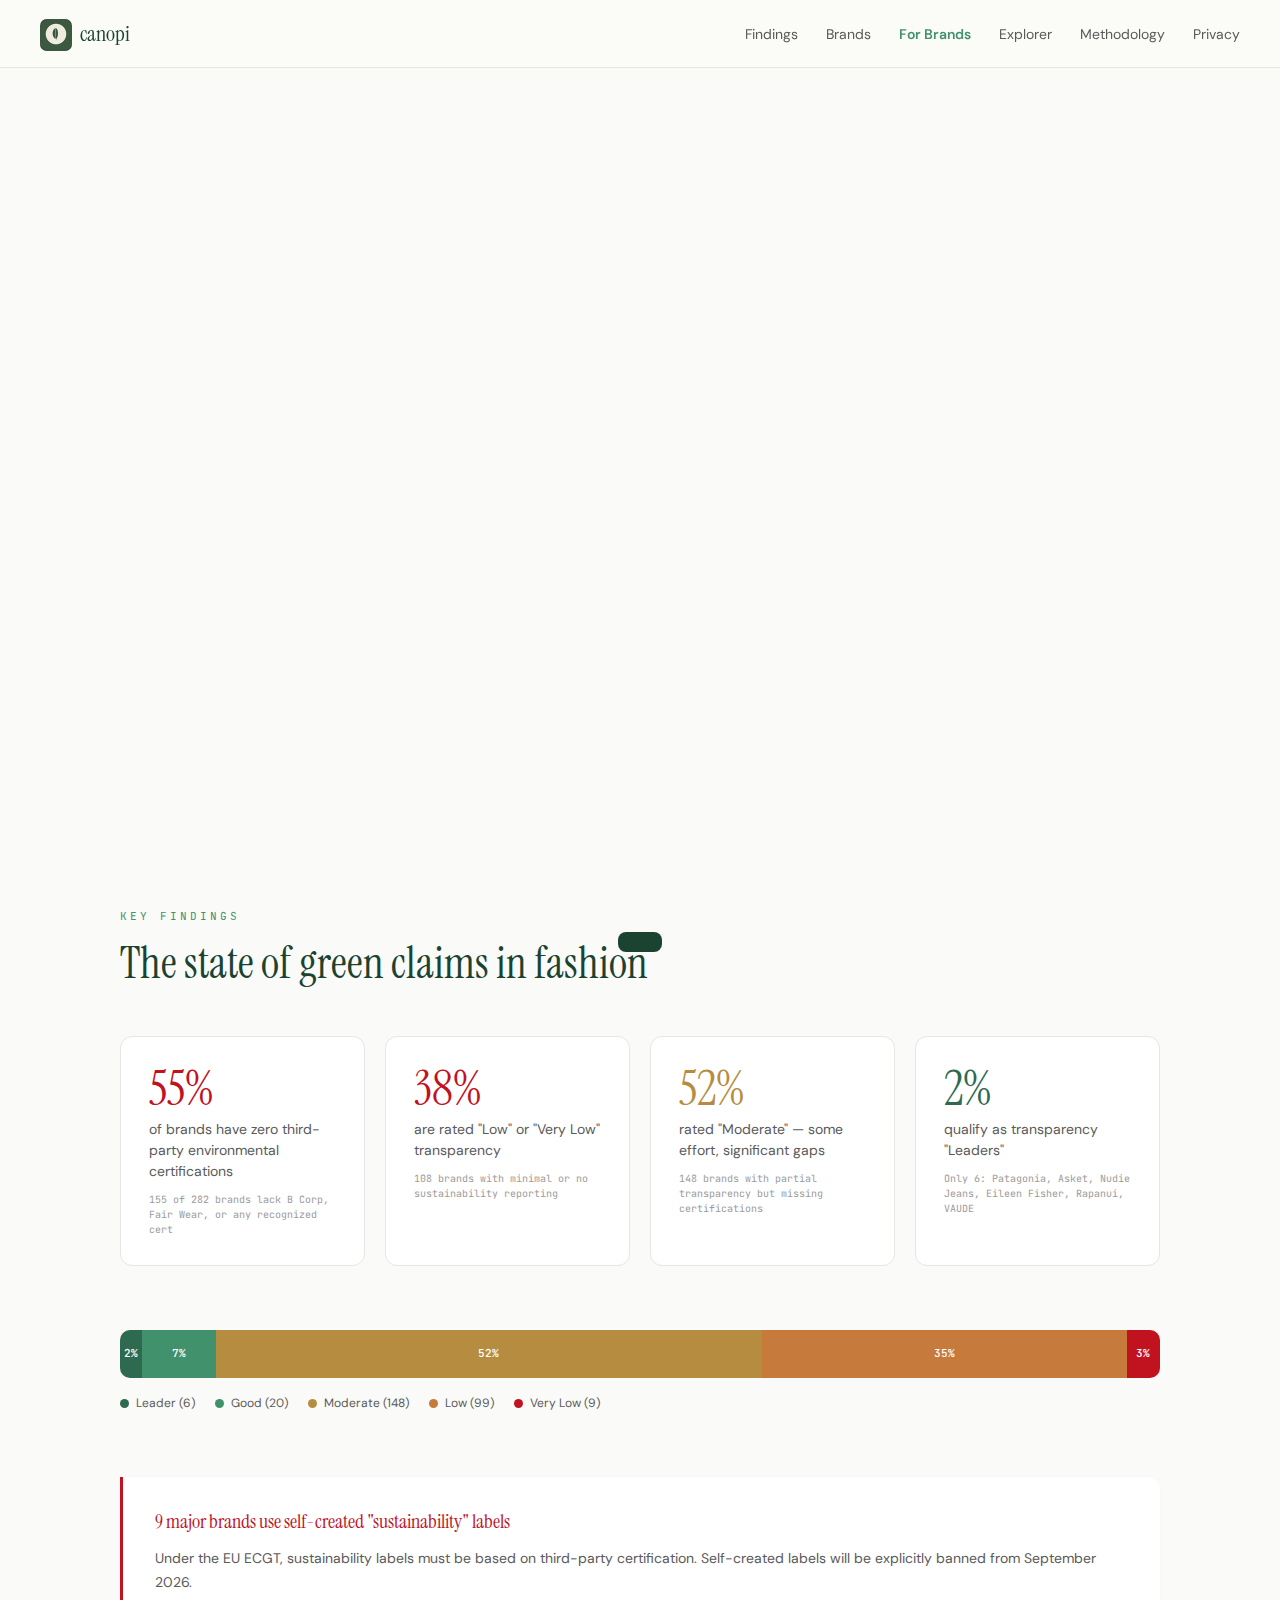
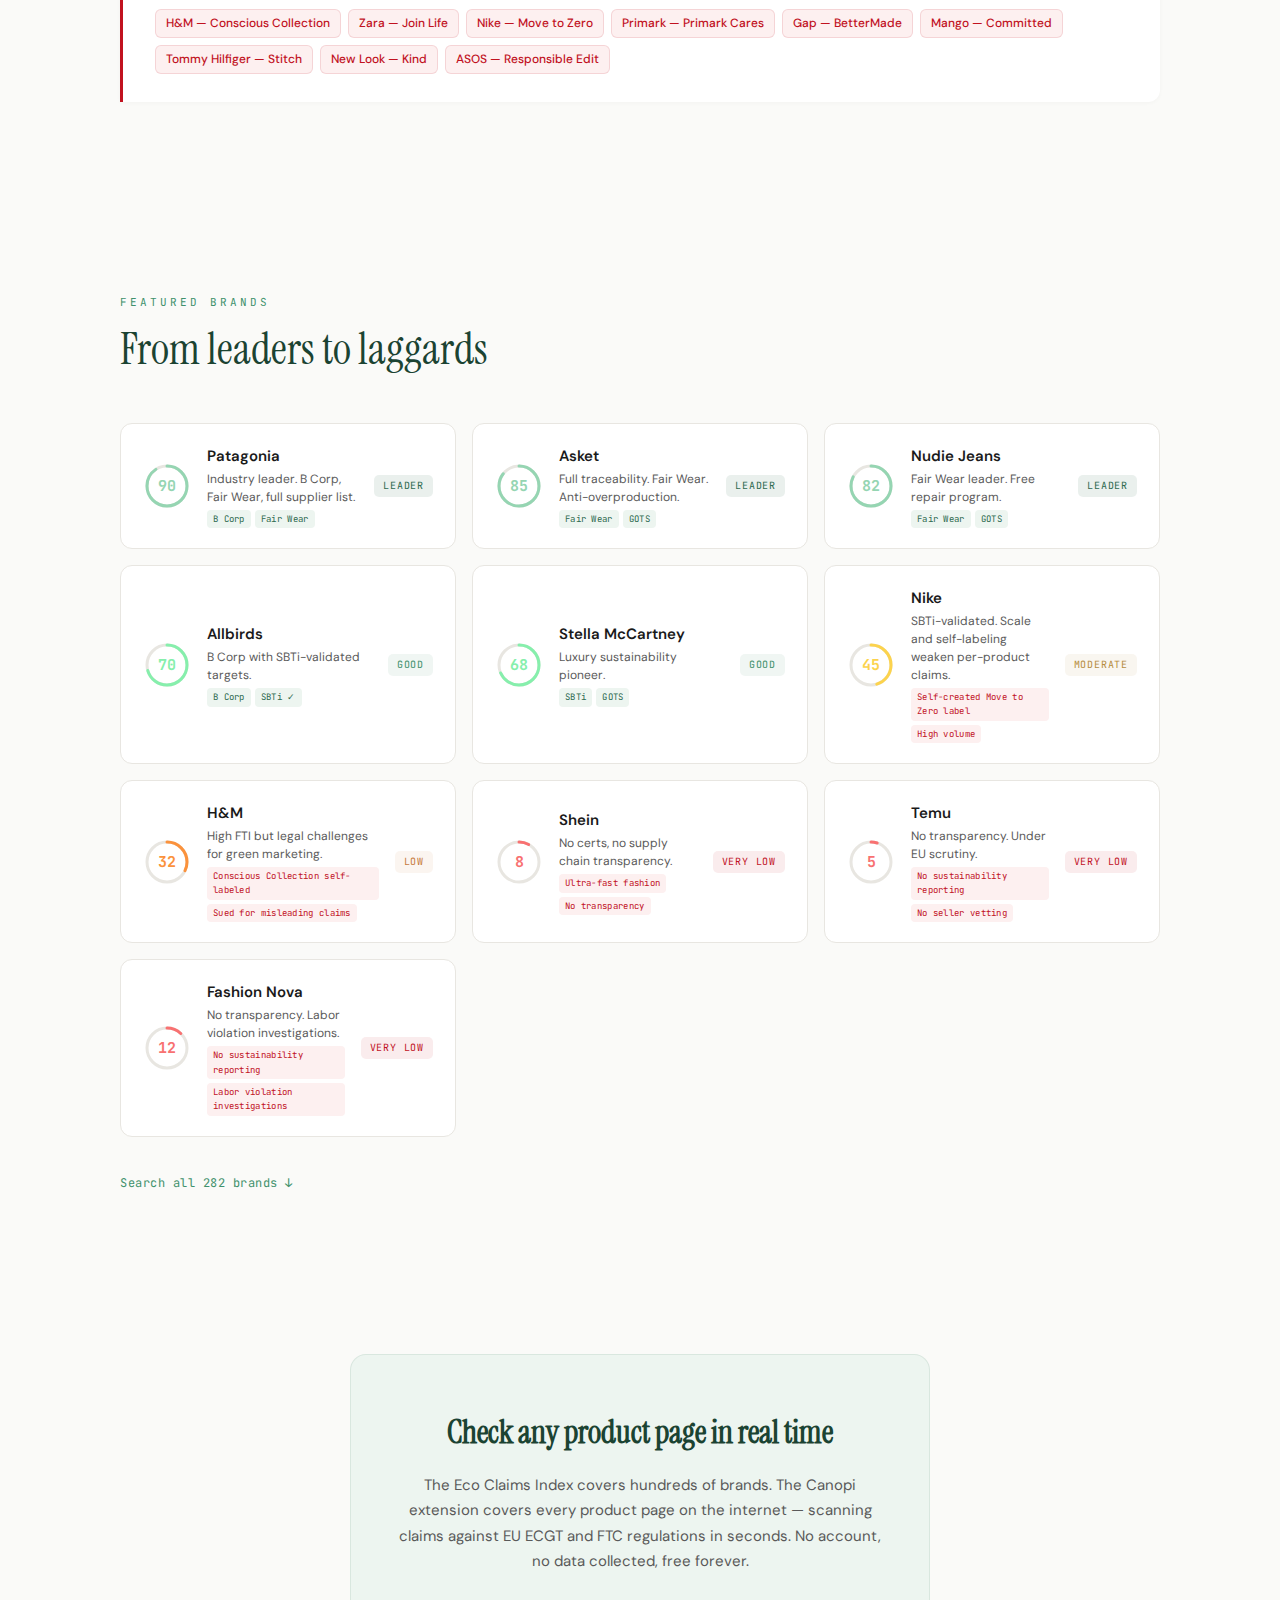
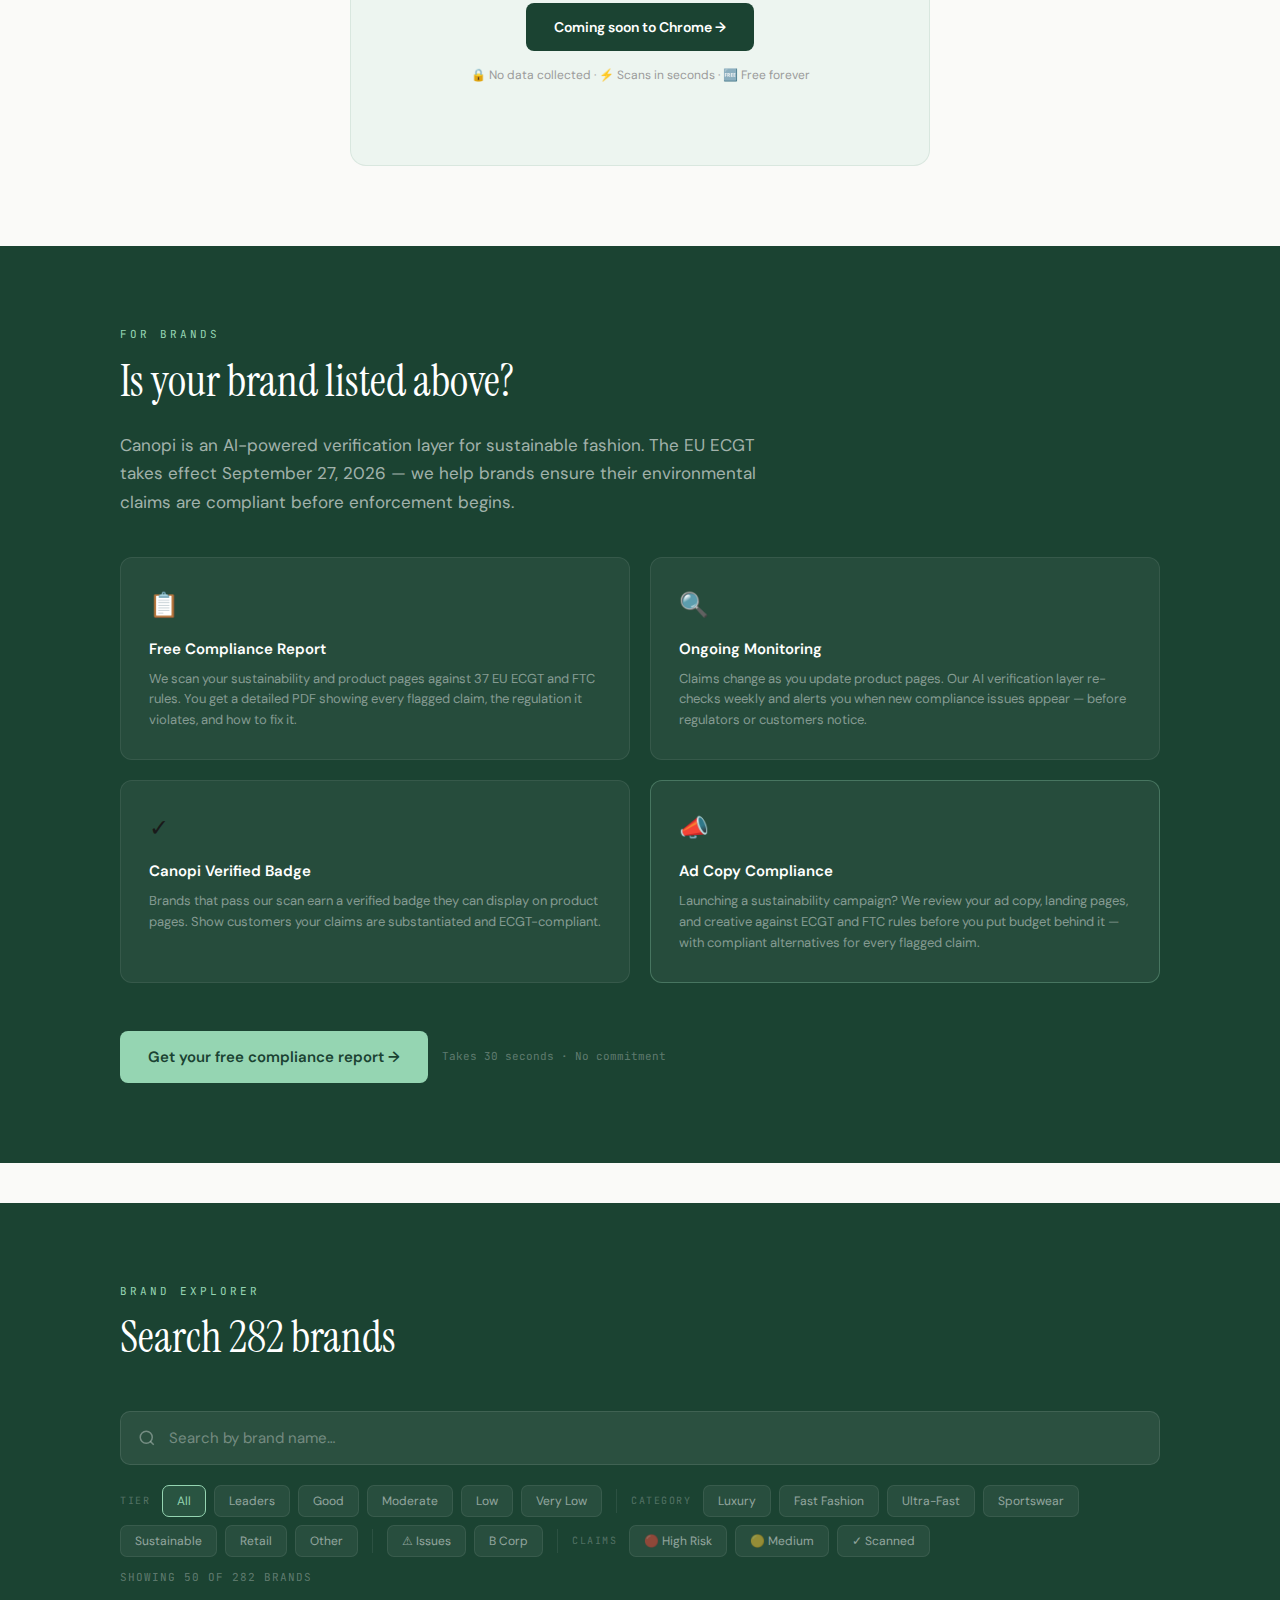
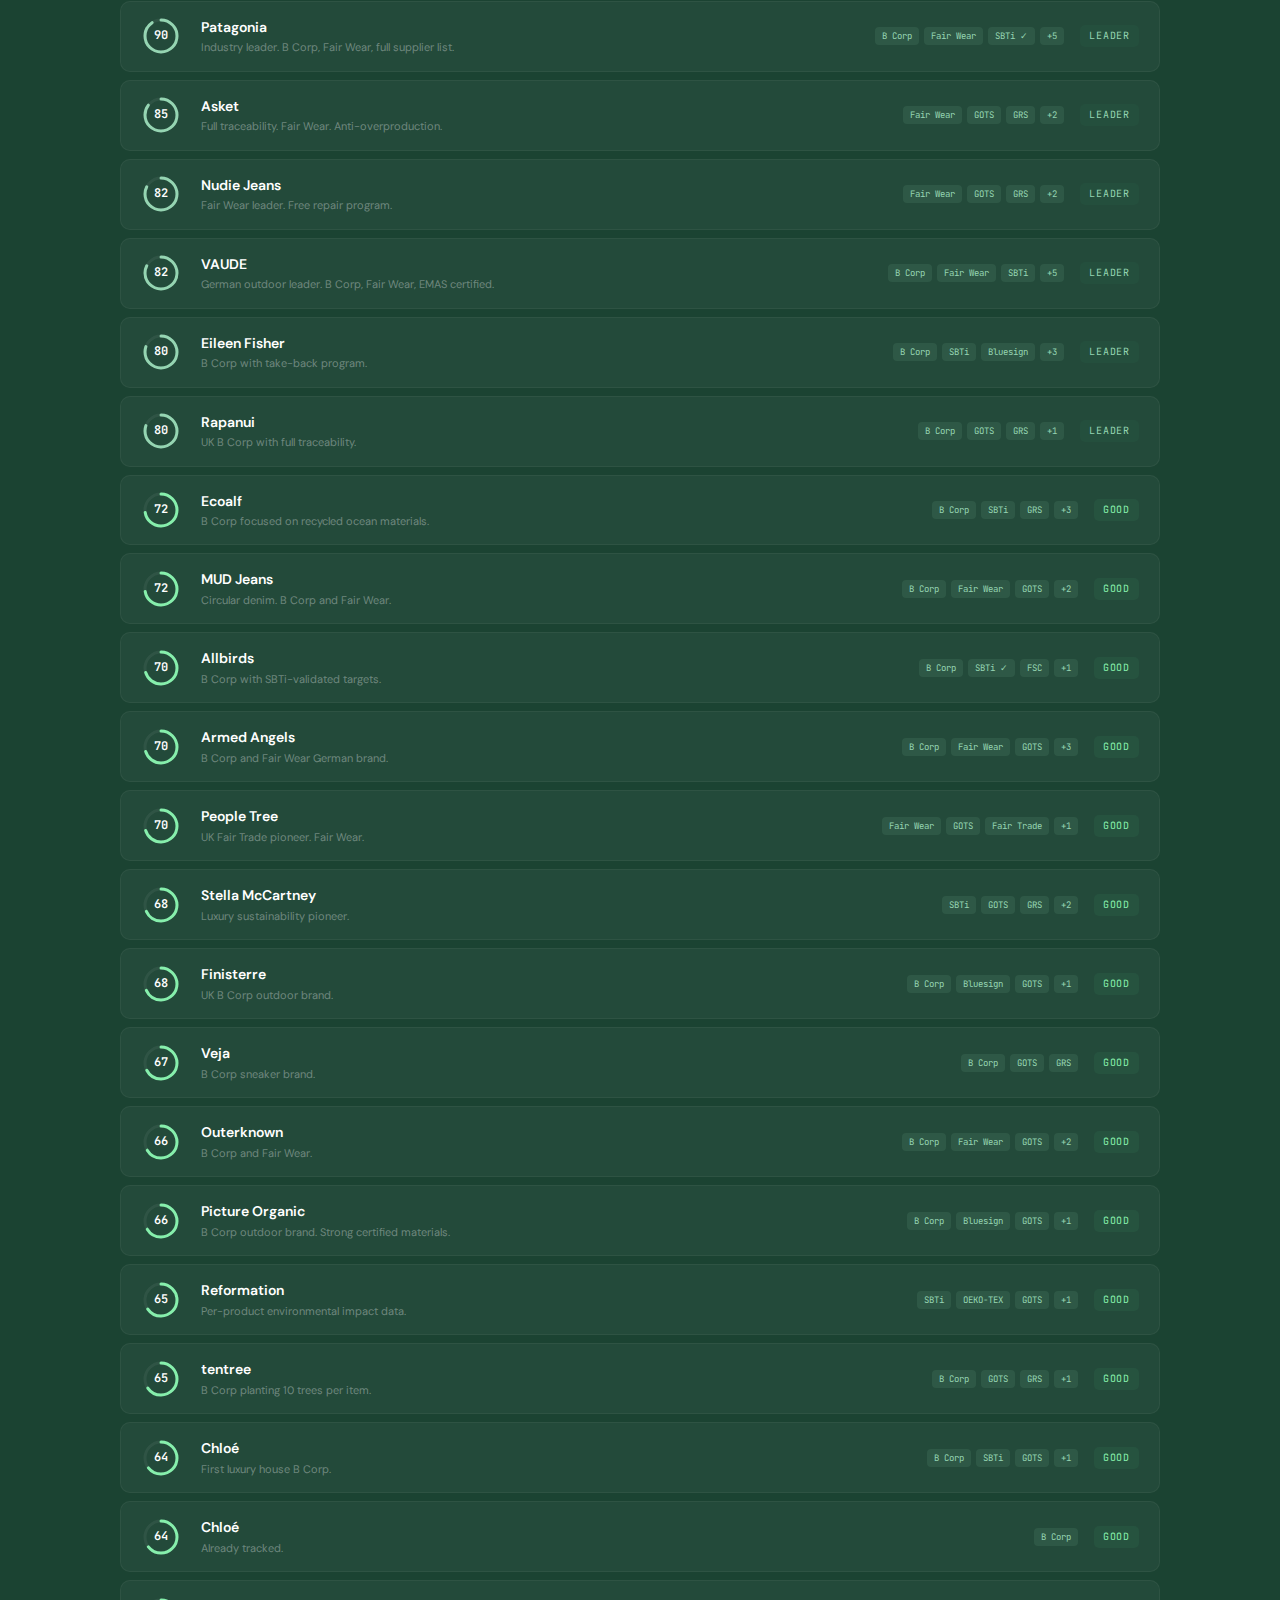
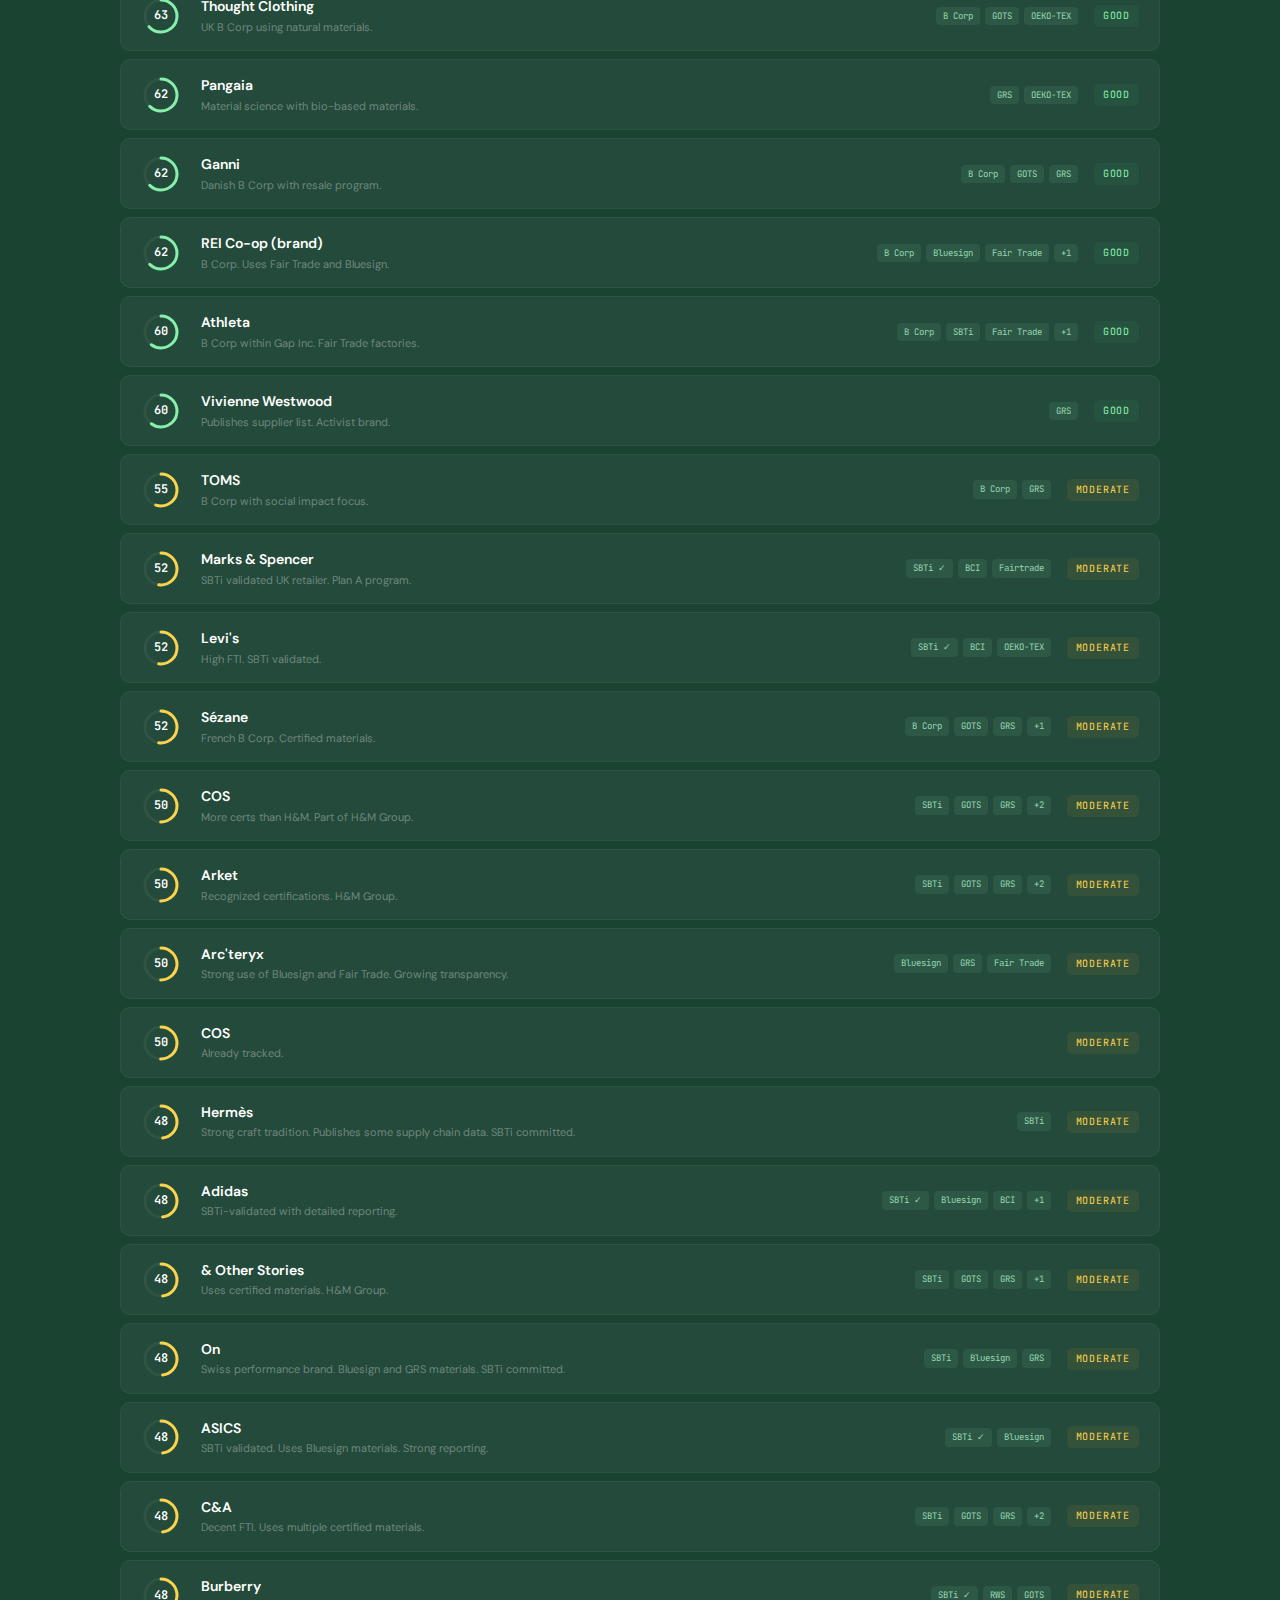
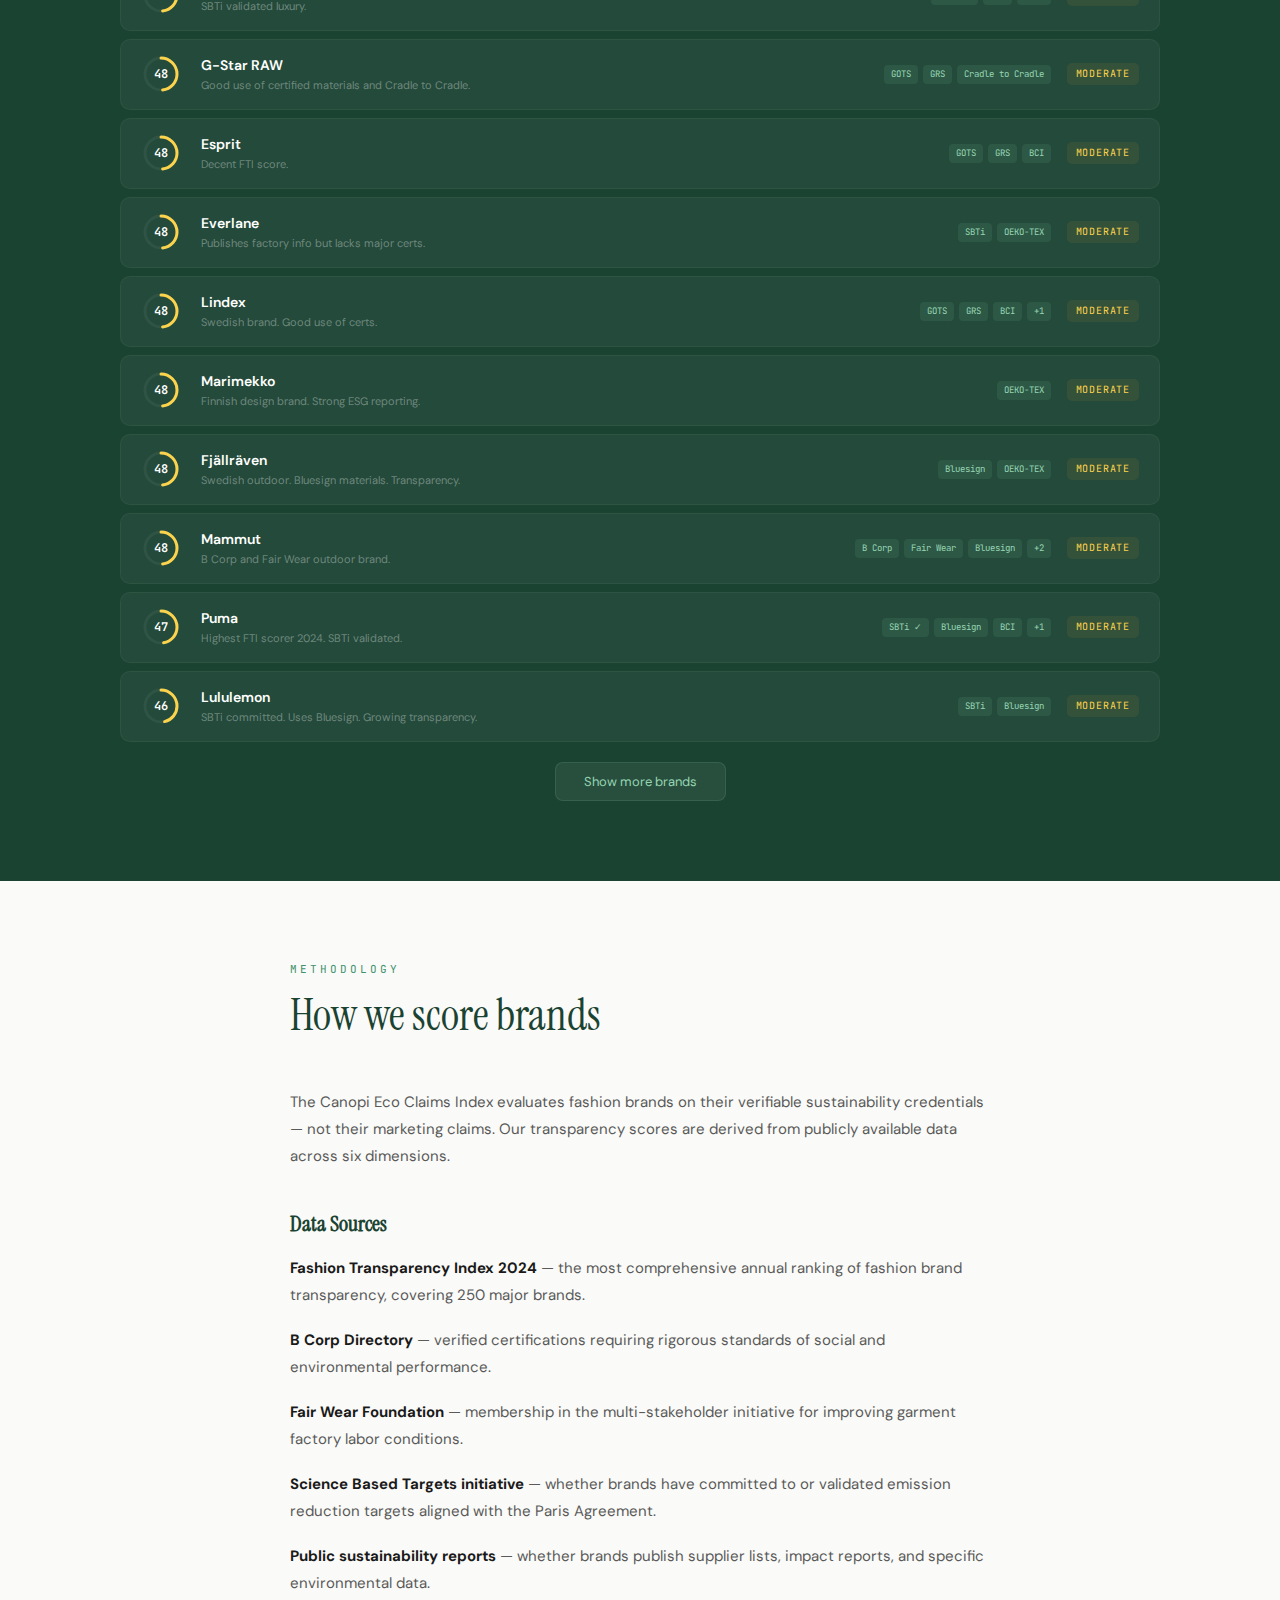
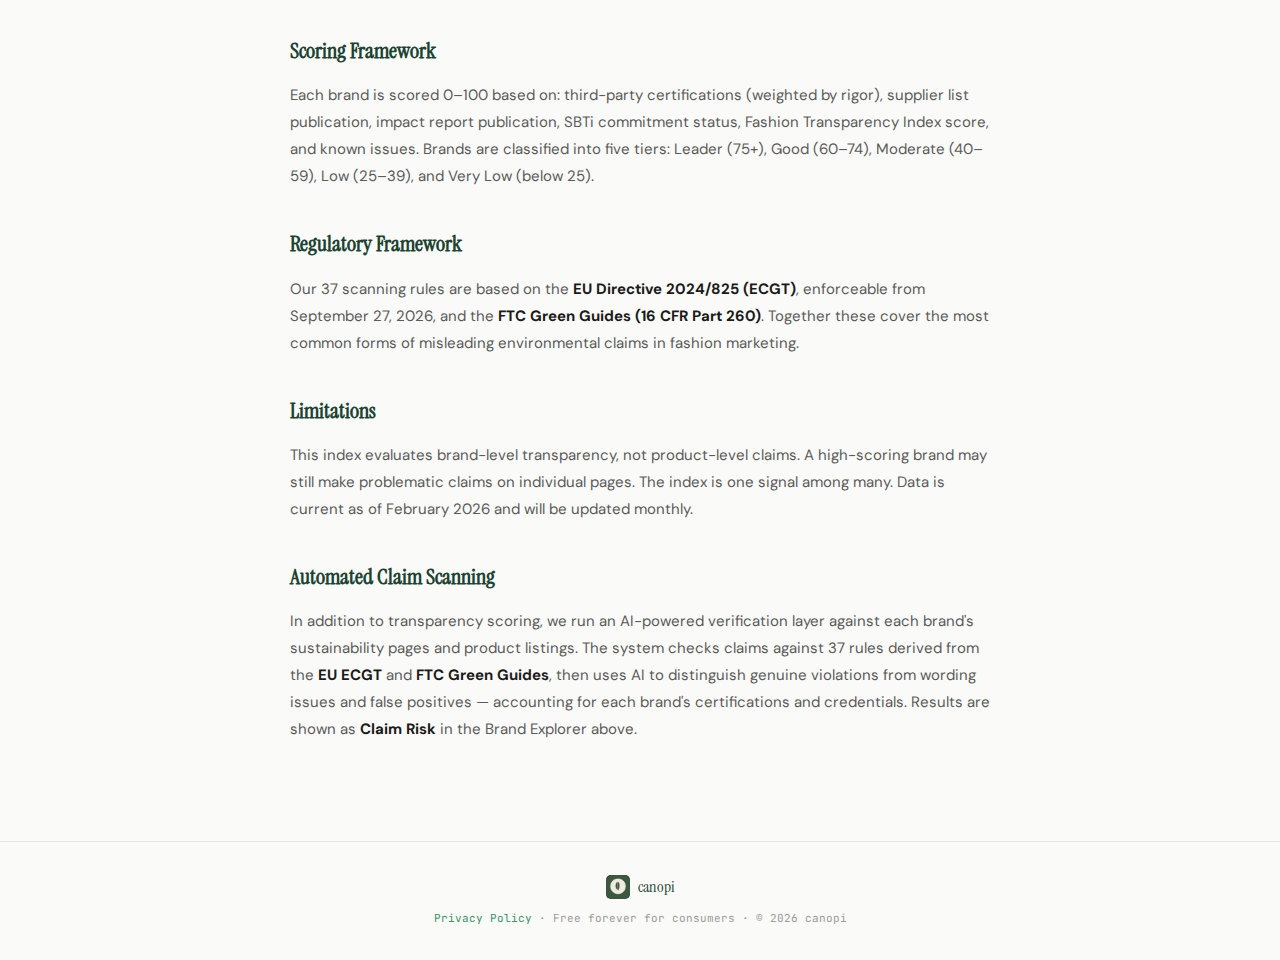
<file: docs/index.html>
<!DOCTYPE html>
<html lang="en">
<head>
<meta charset="UTF-8">
<meta name="viewport" content="width=device-width, initial-scale=1.0">
<title>canopi — Know Before You Buy</title>
<meta name="description" content="canopi scores fashion brands' environmental claims against EU ECGT and FTC regulations. Transparency scores, claim compliance, and the data behind the labels.">
<meta property="og:title" content="canopi — The Eco Claims Index">
<meta property="og:description" content="Not all green claims are created equal. We scored fashion brands' environmental claims against EU and US regulations.">
<meta property="og:type" content="article">
<meta property="og:url" content="https://getcanopi.eco">
<meta property="og:site_name" content="Canopi">
<meta name="twitter:card" content="summary_large_image">
<meta name="twitter:title" content="The Canopi Eco Claims Index — February 2026">
<meta name="twitter:description" content="Not all green claims are created equal. Fashion brands scored against EU and US regulations.">
<link rel="preconnect" href="https://fonts.googleapis.com">
<link href="https://fonts.googleapis.com/css2?family=Instrument+Serif:ital@0;1&family=DM+Sans:wght@400;500;600;700&family=JetBrains+Mono:wght@400;500&display=swap" rel="stylesheet">
<style>
:root {
  --forest: #1B4332;
  --green: #2D6A4F;
  --sage: #40916C;
  --mint: #95D5B2;
  --cream: #FAFAF8;
  --warm: #F5F4F0;
  --sand: #E8E6E1;
  --t1: #1A1A1A;
  --t2: #5A5A5A;
  --t3: #9B9B9B;
  --red: #C1121F;
  --red-l: #FDF0F0;
  --amb: #B68D40;
  --amb-l: #FBF6ED;
  --grn-l: #EDF5F0;
  --leader: #2D6A4F;
  --good: #40916C;
  --moderate: #B68D40;
  --low: #C67A3C;
  --vlow: #C1121F;
  --serif: 'Instrument Serif', Georgia, serif;
  --sans: 'DM Sans', -apple-system, sans-serif;
  --mono: 'JetBrains Mono', monospace;
  --max-w: 1120px;
}

* { margin: 0; padding: 0; box-sizing: border-box; }
html { scroll-behavior: smooth; }

body {
  background: var(--cream);
  color: var(--t1);
  font-family: var(--sans);
  line-height: 1.6;
  -webkit-font-smoothing: antialiased;
}

::selection { background: var(--mint); color: var(--forest); }

/* ── Nav ── */
.nav {
  position: fixed; top: 0; left: 0; right: 0; z-index: 100;
  padding: 16px 40px;
  display: flex; justify-content: space-between; align-items: center;
  background: rgba(250,250,248,0.85);
  backdrop-filter: blur(16px);
  border-bottom: 1px solid var(--sand);
}
.nav-logo { font-family: var(--serif); font-size: 22px; color: var(--forest); text-decoration: none; }
.nav-links { display: flex; gap: 28px; }
.nav-links a { font-size: 14px; color: var(--t2); text-decoration: none; transition: color 0.2s; }
.nav-links a:hover { color: var(--forest); }

/* ── Hero ── */
.hero {
  min-height: 92vh;
  display: flex; flex-direction: column; justify-content: center;
  padding: 100px 40px 60px;
  max-width: var(--max-w); margin: 0 auto;
  position: relative;
}

.hero-eyebrow {
  font-family: var(--mono); font-size: 12px; letter-spacing: 3px;
  text-transform: uppercase; color: var(--sage);
  margin-bottom: 20px;
  opacity: 0; animation: fadeUp 0.8s ease forwards 0.2s;
}

.hero h1 {
  font-family: var(--serif); font-weight: 400;
  font-size: clamp(44px, 7vw, 80px); line-height: 1.08;
  color: var(--forest); max-width: 750px; margin-bottom: 28px;
  opacity: 0; animation: fadeUp 0.8s ease forwards 0.35s;
}
.hero h1 em { font-style: italic; color: var(--sage); }

.hero-sub {
  font-size: clamp(17px, 2.2vw, 20px); color: var(--t2);
  max-width: 580px; line-height: 1.7;
  opacity: 0; animation: fadeUp 0.8s ease forwards 0.5s;
}

.hero-meta {
  display: flex; gap: 40px; margin-top: 48px;
  opacity: 0; animation: fadeUp 0.8s ease forwards 0.65s;
}
.hero-meta-item { text-align: left; }
.hero-meta-item strong {
  display: block; font-family: var(--serif); font-size: 32px;
  color: var(--forest); margin-bottom: 2px;
}
.hero-meta-item span {
  font-family: var(--mono); font-size: 11px; color: var(--t3);
  letter-spacing: 1px; text-transform: uppercase;
}

.enforcement-badge {
  display: inline-flex; align-items: center; gap: 8px;
  background: var(--red-l); border: 1px solid rgba(193,18,31,0.12);
  border-radius: 8px; padding: 8px 16px;
  font-family: var(--mono); font-size: 12px; color: var(--red);
  margin-top: 36px;
  opacity: 0; animation: fadeUp 0.8s ease forwards 0.8s;
}
.enforcement-badge .pulse {
  width: 7px; height: 7px; border-radius: 50%;
  background: var(--red); animation: pulse 2s ease infinite;
}

.share-bar {
  display: flex; align-items: center; gap: 10px; margin-top: 28px;
  opacity: 0; animation: fadeUp 0.8s ease forwards 0.9s;
}
.share-label { font-family: var(--mono); font-size: 10px; color: var(--t3); letter-spacing: 1.5px; text-transform: uppercase; }
.share-btn {
  display: inline-flex; align-items: center; gap: 5px;
  background: var(--warm); border: 1px solid var(--sand);
  border-radius: 7px; padding: 7px 12px;
  font-family: var(--sans); font-size: 12px; color: var(--t2);
  cursor: pointer; text-decoration: none; transition: all 0.2s;
}
.share-btn:hover { border-color: var(--sage); color: var(--forest); }
.share-btn svg { width: 14px; height: 14px; fill: currentColor; }

/* ── Findings ── */
.findings { padding: 80px 40px; max-width: var(--max-w); margin: 0 auto; }

.section-label {
  font-family: var(--mono); font-size: 11px; letter-spacing: 3px;
  text-transform: uppercase; color: var(--sage); margin-bottom: 12px;
}
.section-title {
  font-family: var(--serif); font-weight: 400;
  font-size: clamp(28px, 4.5vw, 44px); line-height: 1.15;
  color: var(--forest); margin-bottom: 48px;
}

.stats-grid {
  display: grid; grid-template-columns: repeat(auto-fit, minmax(240px, 1fr));
  gap: 20px; margin-bottom: 64px;
}
.stat-card {
  background: white; border: 1px solid var(--sand);
  border-radius: 12px; padding: 28px;
  transition: box-shadow 0.3s;
}
.stat-card:hover { box-shadow: 0 4px 20px rgba(27,67,50,0.06); }
.stat-number { font-family: var(--serif); font-size: 48px; line-height: 1; margin-bottom: 6px; }
.stat-number.red { color: var(--red); }
.stat-number.amber { color: var(--amb); }
.stat-number.green { color: var(--green); }
.stat-label { font-size: 14px; color: var(--t2); line-height: 1.5; }
.stat-detail { font-family: var(--mono); font-size: 10px; color: var(--t3); margin-top: 10px; line-height: 1.5; }

/* ── Tier Bar ── */
.tier-bar-container {
  display: flex; height: 48px; border-radius: 10px; overflow: hidden;
  margin-bottom: 16px; box-shadow: inset 0 0 0 1px rgba(0,0,0,0.04);
}
.tier-bar-segment {
  display: flex; align-items: center; justify-content: center;
  font-family: var(--mono); font-size: 11px; font-weight: 500;
  color: white; cursor: default; transition: filter 0.2s;
}
.tier-bar-segment:hover { filter: brightness(1.1); }
.tier-bar-segment.leader { background: var(--leader); }
.tier-bar-segment.good { background: var(--good); }
.tier-bar-segment.moderate { background: var(--moderate); }
.tier-bar-segment.low { background: var(--low); }
.tier-bar-segment.very_low { background: var(--vlow); }

.tier-legend { display: flex; gap: 20px; flex-wrap: wrap; margin-bottom: 64px; }
.tier-legend-item { display: flex; align-items: center; gap: 7px; font-size: 12px; color: var(--t2); }
.tier-dot { width: 9px; height: 9px; border-radius: 50%; }
.tier-dot.leader { background: var(--leader); }
.tier-dot.good { background: var(--good); }
.tier-dot.moderate { background: var(--moderate); }
.tier-dot.low { background: var(--low); }
.tier-dot.very_low { background: var(--vlow); }

/* ── Callouts ── */
.callout {
  background: white; border-left: 3px solid var(--red);
  border-radius: 0 12px 12px 0; padding: 28px 32px; margin-bottom: 32px;
  box-shadow: 0 1px 4px rgba(0,0,0,0.03);
}
.callout-title { font-family: var(--serif); font-size: 20px; margin-bottom: 10px; color: var(--red); }
.callout p { color: var(--t2); font-size: 14px; line-height: 1.7; }
.callout-brands { display: flex; flex-wrap: wrap; gap: 7px; margin-top: 14px; }
.callout-brand {
  background: var(--red-l); border: 1px solid rgba(193,18,31,0.12);
  border-radius: 6px; padding: 4px 10px;
  font-size: 12px; font-weight: 500; color: var(--red);
}
.callout.amber { border-left-color: var(--amb); }
.callout.amber .callout-title { color: var(--amb); }
.callout.amber .callout-brand { background: var(--amb-l); border-color: rgba(182,141,64,0.15); color: var(--amb); }
.callout.green { border-left-color: var(--green); }
.callout.green .callout-title { color: var(--green); }
.callout.green .callout-brand { background: var(--grn-l); border-color: rgba(45,106,79,0.12); color: var(--green); }

/* ── Dark section for Explorer ── */
.explorer-wrap {
  background: var(--forest);
  padding: 80px 0;
  margin-top: 40px;
}
.explorer { max-width: var(--max-w); margin: 0 auto; padding: 0 40px; }
.explorer .section-label { color: var(--mint); }
.explorer .section-title { color: white; }

.search-bar { position: relative; margin-bottom: 20px; }
.search-bar input {
  width: 100%; background: rgba(255,255,255,0.07);
  border: 1px solid rgba(255,255,255,0.1); border-radius: 10px;
  padding: 16px 22px 16px 48px;
  font-family: var(--sans); font-size: 15px; color: white; outline: none;
  transition: border-color 0.3s;
}
.search-bar input:focus { border-color: var(--mint); }
.search-bar input::placeholder { color: rgba(255,255,255,0.35); }
.search-bar svg { position: absolute; left: 18px; top: 50%; transform: translateY(-50%); color: rgba(255,255,255,0.35); }

.filters { display: flex; gap: 8px; margin-bottom: 12px; flex-wrap: wrap; }
.filter-btn {
  background: rgba(255,255,255,0.06); border: 1px solid rgba(255,255,255,0.08);
  border-radius: 7px; padding: 7px 14px;
  font-family: var(--sans); font-size: 12px; color: rgba(255,255,255,0.5);
  cursor: pointer; transition: all 0.2s;
}
.filter-btn:hover { border-color: rgba(149,213,178,0.4); color: rgba(255,255,255,0.8); }
.filter-btn.active { background: rgba(149,213,178,0.12); border-color: var(--mint); color: var(--mint); }

.filter-group-label {
  font-family: var(--mono); font-size: 10px; color: rgba(255,255,255,0.25);
  letter-spacing: 1.5px; text-transform: uppercase;
  margin-right: 4px; align-self: center;
}
.filter-sep {
  width: 1px; height: 24px; background: rgba(255,255,255,0.08);
  align-self: center; margin: 0 6px;
}

.results-count {
  font-family: var(--mono); font-size: 11px; color: rgba(255,255,255,0.3);
  margin-bottom: 14px; letter-spacing: 1px;
}

.brand-grid { display: grid; gap: 8px; }

.brand-row {
  display: grid; grid-template-columns: 44px 1fr auto auto;
  align-items: center; gap: 16px;
  background: rgba(255,255,255,0.04); border: 1px solid rgba(255,255,255,0.05);
  border-radius: 10px; padding: 14px 20px;
  cursor: pointer; transition: all 0.2s;
}
.brand-row:hover { background: rgba(255,255,255,0.07); border-color: rgba(149,213,178,0.15); }

.brand-score-ring { width: 40px; height: 40px; position: relative; }
.brand-score-ring svg { transform: rotate(-90deg); width: 40px; height: 40px; }
.brand-score-ring circle { fill: none; stroke-width: 3; }
.brand-score-ring .bg { stroke: rgba(255,255,255,0.06); }
.brand-score-ring .fg { stroke-linecap: round; transition: stroke-dasharray 0.5s ease; }
.brand-score-num {
  position: absolute; inset: 0;
  display: flex; align-items: center; justify-content: center;
  font-family: var(--mono); font-size: 12px; font-weight: 600; color: white;
}

.brand-info { min-width: 0; }
.brand-name { font-weight: 600; font-size: 14px; color: white; white-space: nowrap; overflow: hidden; text-overflow: ellipsis; }
.brand-summary-text { font-size: 11px; color: rgba(255,255,255,0.35); white-space: nowrap; overflow: hidden; text-overflow: ellipsis; margin-top: 1px; }

.brand-certs { display: flex; gap: 5px; flex-wrap: wrap; justify-content: flex-end; }
.cert-pill {
  font-family: var(--mono); font-size: 9px; padding: 2px 7px;
  border-radius: 4px; background: rgba(149,213,178,0.1);
  color: var(--mint); white-space: nowrap;
}
.issue-pill {
  font-family: var(--mono); font-size: 9px; padding: 2px 7px;
  border-radius: 4px; background: rgba(193,18,31,0.1);
  color: #F87171; white-space: nowrap;
}

/* Greenwash risk badges */
.gw-badge {
  font-family: var(--mono); font-size: 9px; padding: 2px 8px;
  border-radius: 4px; white-space: nowrap; letter-spacing: 0.5px;
  text-transform: uppercase;
}
.gw-badge.high { background: rgba(193,18,31,0.15); color: #F87171; }
.gw-badge.medium { background: rgba(182,141,64,0.15); color: #FCD34D; }
.gw-badge.low { background: rgba(64,145,108,0.12); color: #86EFAC; }
.gw-badge.none { background: rgba(255,255,255,0.06); color: rgba(255,255,255,0.25); }
.gw-badge.pending { background: rgba(255,255,255,0.04); color: rgba(255,255,255,0.15); font-style: italic; }

.brand-tier-badge {
  font-family: var(--mono); font-size: 10px; padding: 3px 9px;
  border-radius: 5px; text-transform: uppercase; letter-spacing: 0.8px; white-space: nowrap;
}
.brand-tier-badge.leader { background: rgba(45,106,79,0.15); color: var(--mint); }
.brand-tier-badge.good { background: rgba(64,145,108,0.12); color: #86EFAC; }
.brand-tier-badge.moderate { background: rgba(182,141,64,0.12); color: #FCD34D; }
.brand-tier-badge.low { background: rgba(198,122,60,0.12); color: #FB923C; }
.brand-tier-badge.very_low { background: rgba(193,18,31,0.12); color: #F87171; }

/* ── Expanded detail ── */
.brand-detail {
  display: none; background: rgba(255,255,255,0.04);
  border: 1px solid rgba(255,255,255,0.06); border-radius: 10px;
  padding: 24px; margin-top: -2px;
}
.brand-detail.open { display: block; }
.detail-grid { display: grid; grid-template-columns: repeat(auto-fit, minmax(160px, 1fr)); gap: 14px; }
.detail-item-label { font-family: var(--mono); font-size: 9px; color: rgba(255,255,255,0.3); text-transform: uppercase; letter-spacing: 1px; margin-bottom: 3px; }
.detail-item-value { font-size: 13px; color: white; }
.detail-check { color: var(--mint); }
.detail-cross { color: rgba(255,255,255,0.2); }

.brand-share-row {
  display: flex; gap: 7px; margin-top: 14px; padding-top: 14px;
  border-top: 1px solid rgba(255,255,255,0.06);
}
.brand-share-btn {
  display: inline-flex; align-items: center; gap: 4px;
  background: rgba(255,255,255,0.04); border: 1px solid rgba(255,255,255,0.08);
  border-radius: 5px; padding: 5px 10px;
  font-family: var(--mono); font-size: 10px; color: rgba(255,255,255,0.4);
  cursor: pointer; transition: all 0.2s;
}
.brand-share-btn:hover { border-color: rgba(149,213,178,0.3); color: var(--mint); }
.brand-share-btn svg { width: 12px; height: 12px; fill: currentColor; }

.load-more-btn {
  display: block; margin: 20px auto 0;
  background: rgba(255,255,255,0.06); border: 1px solid rgba(149,213,178,0.15);
  border-radius: 8px; padding: 10px 28px;
  font-family: var(--sans); font-size: 13px; color: var(--mint);
  cursor: pointer; transition: all 0.2s;
}
.load-more-btn:hover { background: rgba(255,255,255,0.1); }

/* ── For Brands CTA (dark) ── */
.for-brands-wrap {
  background: var(--forest);
  padding: 80px 0;
}
.for-brands { max-width: var(--max-w); margin: 0 auto; padding: 0 40px; }
.for-brands .section-label { color: var(--mint); }
.for-brands .section-title { color: white; margin-bottom: 24px; }
.for-brands .fb-sub { color: rgba(255,255,255,0.6); font-size: 17px; line-height: 1.7; max-width: 640px; margin-bottom: 40px; }
.fb-grid { display: grid; grid-template-columns: repeat(2, 1fr); gap: 20px; margin-bottom: 48px; }
.fb-card {
  background: rgba(255,255,255,0.05); border: 1px solid rgba(255,255,255,0.08);
  border-radius: 12px; padding: 28px;
}
.fb-card-icon { font-size: 24px; margin-bottom: 12px; }
.fb-card-title { font-weight: 600; font-size: 15px; color: white; margin-bottom: 8px; }
.fb-card-desc { font-size: 13px; color: rgba(255,255,255,0.45); line-height: 1.6; }
.fb-cta-row { display: flex; gap: 14px; align-items: center; flex-wrap: wrap; }
.fb-cta-btn {
  display: inline-flex; align-items: center; gap: 8px;
  background: var(--mint); color: var(--forest);
  border: none; border-radius: 8px; padding: 14px 28px;
  font-family: var(--sans); font-weight: 600; font-size: 15px;
  text-decoration: none; cursor: pointer; transition: all 0.2s;
}
.fb-cta-btn:hover { background: white; }
.fb-cta-sub { font-family: var(--mono); font-size: 11px; color: rgba(255,255,255,0.3); }

/* ── Featured Brands ── */
.featured { padding: 80px 40px; max-width: var(--max-w); margin: 0 auto; }
.featured-grid {
  display: grid; grid-template-columns: repeat(auto-fill, minmax(280px, 1fr));
  gap: 16px; margin-bottom: 32px;
}
.featured-card {
  background: white; border: 1px solid var(--sand); border-radius: 12px;
  padding: 20px 22px; display: flex; align-items: center; gap: 16px;
  transition: box-shadow 0.3s, border-color 0.3s; cursor: default;
}
.featured-card:hover { box-shadow: 0 4px 20px rgba(27,67,50,0.07); border-color: rgba(45,106,79,0.15); }
.featured-card .fc-ring { width: 48px; height: 48px; position: relative; flex-shrink: 0; }
.featured-card .fc-ring svg { transform: rotate(-90deg); width: 48px; height: 48px; }
.featured-card .fc-ring circle { fill: none; stroke-width: 3; }
.featured-card .fc-ring .bg { stroke: var(--sand); }
.featured-card .fc-ring .fg { stroke-linecap: round; }
.featured-card .fc-score {
  position: absolute; inset: 0; display: flex; align-items: center; justify-content: center;
  font-family: var(--mono); font-size: 15px; font-weight: 700;
}
.featured-card .fc-info { flex: 1; min-width: 0; }
.featured-card .fc-name { font-weight: 600; font-size: 15px; color: var(--t1); margin-bottom: 2px; }
.featured-card .fc-meta { font-size: 12px; color: var(--t2); line-height: 1.5; }
.featured-card .fc-badge {
  font-family: var(--mono); font-size: 10px; padding: 3px 9px;
  border-radius: 5px; text-transform: uppercase; letter-spacing: 0.8px; white-space: nowrap;
}
.featured-card .fc-badge.leader { background: rgba(45,106,79,0.1); color: var(--leader); }
.featured-card .fc-badge.good { background: rgba(64,145,108,0.08); color: var(--good); }
.featured-card .fc-badge.moderate { background: rgba(182,141,64,0.08); color: var(--moderate); }
.featured-card .fc-badge.low { background: rgba(198,122,60,0.08); color: var(--low); }
.featured-card .fc-badge.very_low { background: rgba(193,18,31,0.08); color: var(--vlow); }
.featured-card .fc-issues { display: flex; gap: 4px; flex-wrap: wrap; margin-top: 4px; }
.featured-card .fc-issue {
  font-family: var(--mono); font-size: 9px; padding: 2px 6px;
  border-radius: 4px; background: var(--red-l); color: var(--red);
  letter-spacing: 0.3px;
}
.featured-card .fc-cert {
  font-family: var(--mono); font-size: 9px; padding: 2px 6px;
  border-radius: 4px; background: var(--grn-l); color: var(--green);
  letter-spacing: 0.3px;
}
.featured-explore-link {
  display: inline-flex; align-items: center; gap: 6px;
  font-family: var(--mono); font-size: 12px; color: var(--sage);
  text-decoration: none; letter-spacing: 0.5px;
  transition: color 0.2s;
}
.featured-explore-link:hover { color: var(--forest); }

/* ── Methodology (light) ── */
.methodology { padding: 80px 40px; max-width: 780px; margin: 0 auto; }
.methodology p { color: var(--t2); font-size: 15px; line-height: 1.8; margin-bottom: 18px; }
.methodology h3 { font-family: var(--serif); font-size: 22px; color: var(--forest); margin: 36px 0 14px; }
.methodology strong { color: var(--t1); }

/* ── CTA ── */
.cta-section { padding: 80px 40px; text-align: center; }
.cta-box {
  max-width: 580px; margin: 0 auto;
  background: var(--grn-l); border: 1px solid rgba(45,106,79,0.1);
  border-radius: 16px; padding: 52px 44px;
}
.cta-box h2 { font-family: var(--serif); font-size: 32px; color: var(--forest); margin-bottom: 14px; }
.cta-box p { color: var(--t2); font-size: 15px; margin-bottom: 28px; line-height: 1.7; }
.cta-btn {
  display: inline-block; background: var(--forest); color: white;
  font-family: var(--sans); font-weight: 600; font-size: 14px;
  padding: 13px 28px; border-radius: 8px; text-decoration: none;
  transition: transform 0.2s, box-shadow 0.2s;
}
.cta-btn:hover { transform: translateY(-2px); box-shadow: 0 6px 20px rgba(27,67,50,0.2); }

footer {
  padding: 32px 40px; text-align: center;
  font-family: var(--mono); font-size: 11px; color: var(--t3);
  border-top: 1px solid var(--sand);
}
footer a { color: var(--sage); text-decoration: none; }

/* ── Modal ── */
.modal-overlay {
  display: none; position: fixed; inset: 0;
  background: rgba(0,0,0,0.5); backdrop-filter: blur(4px);
  z-index: 200; align-items: center; justify-content: center;
}
.modal-overlay.open { display: flex; }
.modal {
  background: white; border: 1px solid var(--sand);
  border-radius: 16px; padding: 32px; max-width: 520px; width: 90%;
}
.modal-title { font-family: var(--serif); font-size: 20px; color: var(--forest); margin-bottom: 6px; }
.modal-desc { font-size: 13px; color: var(--t2); margin-bottom: 18px; line-height: 1.6; }

.embed-preview {
  background: var(--warm); border: 1px solid var(--sand);
  border-radius: 10px; padding: 20px; margin-bottom: 16px;
}
.embed-preview-header { display: flex; align-items: center; gap: 14px; margin-bottom: 12px; }
.embed-preview-score { width: 48px; height: 48px; position: relative; }
.embed-preview-score svg { transform: rotate(-90deg); width: 48px; height: 48px; }
.embed-preview-score circle { fill: none; stroke-width: 3; }
.embed-preview-score .bg { stroke: var(--sand); }
.embed-preview-score .fg { stroke-linecap: round; }
.embed-preview-score-num {
  position: absolute; inset: 0; display: flex; align-items: center; justify-content: center;
  font-family: var(--mono); font-size: 14px; font-weight: 700;
}
.embed-preview-name { font-family: var(--serif); font-size: 18px; color: var(--forest); }
.embed-preview-tier { font-family: var(--mono); font-size: 11px; margin-top: 1px; }
.embed-preview-signals { display: flex; gap: 5px; flex-wrap: wrap; margin-bottom: 10px; }
.embed-preview-footer {
  display: flex; justify-content: space-between; align-items: center;
  padding-top: 10px; border-top: 1px solid var(--sand);
  font-family: var(--mono); font-size: 10px; color: var(--t3);
}
.embed-preview-footer a { color: var(--sage); text-decoration: none; }

.embed-code-box {
  background: var(--warm); border: 1px solid var(--sand); border-radius: 8px;
  padding: 14px; font-family: var(--mono); font-size: 11px; color: var(--t2);
  line-height: 1.5; overflow-x: auto; white-space: pre-wrap; word-break: break-all;
  max-height: 120px; margin-bottom: 10px;
}
.embed-copy-btn {
  display: inline-flex; align-items: center; gap: 6px;
  background: var(--forest); border: none; border-radius: 7px;
  padding: 9px 18px; font-family: var(--sans); font-weight: 600;
  font-size: 12px; color: white; cursor: pointer; transition: transform 0.2s;
}
.embed-copy-btn:hover { transform: translateY(-1px); }

/* ── Toast ── */
.toast {
  position: fixed; bottom: 28px; left: 50%;
  transform: translateX(-50%) translateY(80px);
  background: var(--forest); color: white;
  font-family: var(--sans); font-weight: 600; font-size: 13px;
  padding: 10px 22px; border-radius: 8px; z-index: 300;
  transition: transform 0.3s ease; pointer-events: none;
}
.toast.show { transform: translateX(-50%) translateY(0); }

/* ── Animations ── */
@keyframes fadeUp { from { opacity:0; transform:translateY(16px); } to { opacity:1; transform:translateY(0); } }
@keyframes pulse { 0%,100%{opacity:0.4;} 50%{opacity:1;} }

/* ── Responsive ── */
@media (max-width: 768px) {
  .hero, .findings, .methodology, .cta-section, .for-brands, .featured { padding-left: 20px; padding-right: 20px; }
  .explorer { padding: 0 20px; }
  .nav { padding: 12px 20px; }
  .hero-meta { flex-direction: column; gap: 16px; }
  .brand-row { grid-template-columns: 40px 1fr auto; gap: 10px; padding: 10px 14px; }
  .brand-certs { display: none; }
  .stats-grid { grid-template-columns: 1fr 1fr; }
  .filters { gap: 6px; }
  .filter-sep { display: none; }
  .filter-group-label { display: none; }
  .nav-links { gap: 16px; }
  .nav-links a { font-size: 12px; }
  .fb-grid { grid-template-columns: 1fr; }
}
</style>
</head>
<body>

<nav class="nav">
  <a href="/" class="nav-logo"><img src="[data-uri]" alt="canopi" width="32" height="32" style="border-radius:7px;vertical-align:middle;margin-right:8px">canopi</a>
  <div class="nav-links">
    <a href="#findings">Findings</a>
    <a href="#featured">Brands</a>
    <a href="#for-brands" style="color:var(--sage);font-weight:600">For Brands</a>
    <a href="#explorer">Explorer</a>
    <a href="#methodology">Methodology</a>
    <a href="/privacy.html">Privacy</a>
  </div>
</nav>

<section class="hero">
  <div class="hero-eyebrow">The Canopi Eco Claims Index · February 2026</div>
  <h1>Not all green claims are <em>created equal</em></h1>
  <p class="hero-sub">We analyzed major fashion brands' environmental claims against EU and US regulations — scoring both their transparency credentials and the actual language on their product pages.</p>
  <div class="hero-meta">
    <div class="hero-meta-item"><strong>282</strong><span>Brands analyzed</span></div>
    <div class="hero-meta-item"><strong>37</strong><span>Regulatory rules</span></div>
    <div class="hero-meta-item"><strong style="color:var(--red)">55%</strong><span>Lack any certification</span></div>
  </div>
  <div class="enforcement-badge">
    <span class="pulse"></span>
    <span id="countdown-text">EU ECGT enforcement begins September 27, 2026</span>
  </div>
  <div class="share-bar">
    <span class="share-label">Share</span>
    <a class="share-btn" id="share-x" href="#" target="_blank" rel="noopener"><svg viewBox="0 0 24 24"><path d="M18.244 2.25h3.308l-7.227 8.26 8.502 11.24H16.17l-5.214-6.817L4.99 21.75H1.68l7.73-8.835L1.254 2.25H8.08l4.713 6.231zm-1.161 17.52h1.833L7.084 4.126H5.117z"/></svg>Post</a>
    <a class="share-btn" id="share-li" href="#" target="_blank" rel="noopener"><svg viewBox="0 0 24 24"><path d="M20.447 20.452h-3.554v-5.569c0-1.328-.027-3.037-1.852-3.037-1.853 0-2.136 1.445-2.136 2.939v5.667H9.351V9h3.414v1.561h.046c.477-.9 1.637-1.85 3.37-1.85 3.601 0 4.267 2.37 4.267 5.455v6.286zM5.337 7.433c-1.144 0-2.063-.926-2.063-2.065 0-1.138.92-2.063 2.063-2.063 1.14 0 2.064.925 2.064 2.063 0 1.139-.925 2.065-2.064 2.065zm1.782 13.019H3.555V9h3.564v11.452zM22.225 0H1.771C.792 0 0 .774 0 1.729v20.542C0 23.227.792 24 1.771 24h20.451C23.2 24 24 23.227 24 22.271V1.729C24 .774 23.2 0 22.222 0h.003z"/></svg>LinkedIn</a>
    <button class="share-btn" onclick="copyLink()"><svg viewBox="0 0 24 24" fill="none" stroke="currentColor" stroke-width="2"><path d="M10 13a5 5 0 0 0 7.54.54l3-3a5 5 0 0 0-7.07-7.07l-1.72 1.71"/><path d="M14 11a5 5 0 0 0-7.54-.54l-3 3a5 5 0 0 0 7.07 7.07l1.71-1.71"/></svg>Copy link</button>
  </div>
</section>

<section class="findings" id="findings">
  <div class="section-label">Key Findings</div>
  <h2 class="section-title">The state of green claims in fashion</h2>
  <div class="stats-grid">
    <div class="stat-card"><div class="stat-number red">55%</div><div class="stat-label">of brands have zero third-party environmental certifications</div><div class="stat-detail">155 of 282 brands lack B Corp, Fair Wear, or any recognized cert</div></div>
    <div class="stat-card"><div class="stat-number red">38%</div><div class="stat-label">are rated "Low" or "Very Low" transparency</div><div class="stat-detail">108 brands with minimal or no sustainability reporting</div></div>
    <div class="stat-card"><div class="stat-number amber">52%</div><div class="stat-label">rated "Moderate" — some effort, significant gaps</div><div class="stat-detail">148 brands with partial transparency but missing certifications</div></div>
    <div class="stat-card"><div class="stat-number green">2%</div><div class="stat-label">qualify as transparency "Leaders"</div><div class="stat-detail">Only 6: Patagonia, Asket, Nudie Jeans, Eileen Fisher, Rapanui, VAUDE</div></div>
  </div>

  <div class="tier-bar-container">
    <div class="tier-bar-segment leader" style="flex:6">2%</div>
    <div class="tier-bar-segment good" style="flex:20">7%</div>
    <div class="tier-bar-segment moderate" style="flex:148">52%</div>
    <div class="tier-bar-segment low" style="flex:99">35%</div>
    <div class="tier-bar-segment very_low" style="flex:9">3%</div>
  </div>
  <div class="tier-legend">
    <div class="tier-legend-item"><div class="tier-dot leader"></div>Leader (6)</div>
    <div class="tier-legend-item"><div class="tier-dot good"></div>Good (20)</div>
    <div class="tier-legend-item"><div class="tier-dot moderate"></div>Moderate (148)</div>
    <div class="tier-legend-item"><div class="tier-dot low"></div>Low (99)</div>
    <div class="tier-legend-item"><div class="tier-dot very_low"></div>Very Low (9)</div>
  </div>

  <div class="callout">
    <div class="callout-title">9 major brands use self-created "sustainability" labels</div>
    <p>Under the EU ECGT, sustainability labels must be based on third-party certification. Self-created labels will be explicitly banned from September 2026.</p>
    <div class="callout-brands">
      <span class="callout-brand">H&M — Conscious Collection</span><span class="callout-brand">Zara — Join Life</span><span class="callout-brand">Nike — Move to Zero</span><span class="callout-brand">Primark — Primark Cares</span><span class="callout-brand">Gap — BetterMade</span><span class="callout-brand">Mango — Committed</span><span class="callout-brand">Tommy Hilfiger — Stitch</span><span class="callout-brand">New Look — Kind</span><span class="callout-brand">ASOS — Responsible Edit</span>
    </div>
  </div>
  <div class="callout" id="gw-callout" style="display:none;border-left-color:#C1121F">
    <div class="callout-title">Loading scan results…</div>
    <p>Our AI-powered scanner analyzed actual sustainability pages and product listings against 37 EU ECGT and FTC rules, distinguishing genuine violations from wording issues. These brands had claims confirmed as <strong>non-compliant</strong> under the directive taking effect September 2026.</p>
    <div class="callout-brands"></div>
  </div>
</section>

<!-- ── Featured Brands ── -->
<section class="featured" id="featured">
  <div class="section-label">Featured Brands</div>
  <h2 class="section-title">From leaders to laggards</h2>
  <div class="featured-grid" id="featured-grid">
    <div class="featured-card"><div class="fc-ring"><svg viewBox="0 0 48 48"><circle class="bg" cx="24" cy="24" r="20"/><circle class="fg" cx="24" cy="24" r="20" stroke="#95D5B2" stroke-dasharray="113.1 125.7"/></svg><div class="fc-score" style="color:#95D5B2">90</div></div><div class="fc-info"><div class="fc-name">Patagonia</div><div class="fc-meta">Industry leader. B Corp, Fair Wear, full supplier list.</div><div class="fc-issues"><span class="fc-cert">B Corp</span><span class="fc-cert">Fair Wear</span></div></div><span class="fc-badge leader">Leader</span></div>
    <div class="featured-card"><div class="fc-ring"><svg viewBox="0 0 48 48"><circle class="bg" cx="24" cy="24" r="20"/><circle class="fg" cx="24" cy="24" r="20" stroke="#95D5B2" stroke-dasharray="106.8 125.7"/></svg><div class="fc-score" style="color:#95D5B2">85</div></div><div class="fc-info"><div class="fc-name">Asket</div><div class="fc-meta">Full traceability. Fair Wear. Anti-overproduction.</div><div class="fc-issues"><span class="fc-cert">Fair Wear</span><span class="fc-cert">GOTS</span></div></div><span class="fc-badge leader">Leader</span></div>
    <div class="featured-card"><div class="fc-ring"><svg viewBox="0 0 48 48"><circle class="bg" cx="24" cy="24" r="20"/><circle class="fg" cx="24" cy="24" r="20" stroke="#95D5B2" stroke-dasharray="103.1 125.7"/></svg><div class="fc-score" style="color:#95D5B2">82</div></div><div class="fc-info"><div class="fc-name">Nudie Jeans</div><div class="fc-meta">Fair Wear leader. Free repair program.</div><div class="fc-issues"><span class="fc-cert">Fair Wear</span><span class="fc-cert">GOTS</span></div></div><span class="fc-badge leader">Leader</span></div>
    <div class="featured-card"><div class="fc-ring"><svg viewBox="0 0 48 48"><circle class="bg" cx="24" cy="24" r="20"/><circle class="fg" cx="24" cy="24" r="20" stroke="#86EFAC" stroke-dasharray="88.0 125.7"/></svg><div class="fc-score" style="color:#86EFAC">70</div></div><div class="fc-info"><div class="fc-name">Allbirds</div><div class="fc-meta">B Corp with SBTi-validated targets.</div><div class="fc-issues"><span class="fc-cert">B Corp</span><span class="fc-cert">SBTi ✓</span></div></div><span class="fc-badge good">Good</span></div>
    <div class="featured-card"><div class="fc-ring"><svg viewBox="0 0 48 48"><circle class="bg" cx="24" cy="24" r="20"/><circle class="fg" cx="24" cy="24" r="20" stroke="#86EFAC" stroke-dasharray="85.5 125.7"/></svg><div class="fc-score" style="color:#86EFAC">68</div></div><div class="fc-info"><div class="fc-name">Stella McCartney</div><div class="fc-meta">Luxury sustainability pioneer.</div><div class="fc-issues"><span class="fc-cert">SBTi</span><span class="fc-cert">GOTS</span></div></div><span class="fc-badge good">Good</span></div>
    <div class="featured-card"><div class="fc-ring"><svg viewBox="0 0 48 48"><circle class="bg" cx="24" cy="24" r="20"/><circle class="fg" cx="24" cy="24" r="20" stroke="#FCD34D" stroke-dasharray="56.5 125.7"/></svg><div class="fc-score" style="color:#FCD34D">45</div></div><div class="fc-info"><div class="fc-name">Nike</div><div class="fc-meta">SBTi-validated. Scale and self-labeling weaken per-product claims.</div><div class="fc-issues"><span class="fc-issue">Self-created Move to Zero label</span><span class="fc-issue">High volume</span></div></div><span class="fc-badge moderate">Moderate</span></div>
    <div class="featured-card"><div class="fc-ring"><svg viewBox="0 0 48 48"><circle class="bg" cx="24" cy="24" r="20"/><circle class="fg" cx="24" cy="24" r="20" stroke="#FB923C" stroke-dasharray="40.2 125.7"/></svg><div class="fc-score" style="color:#FB923C">32</div></div><div class="fc-info"><div class="fc-name">H&M</div><div class="fc-meta">High FTI but legal challenges for green marketing.</div><div class="fc-issues"><span class="fc-issue">Conscious Collection self-labeled</span><span class="fc-issue">Sued for misleading claims</span></div></div><span class="fc-badge low">Low</span></div>
    <div class="featured-card"><div class="fc-ring"><svg viewBox="0 0 48 48"><circle class="bg" cx="24" cy="24" r="20"/><circle class="fg" cx="24" cy="24" r="20" stroke="#F87171" stroke-dasharray="10.1 125.7"/></svg><div class="fc-score" style="color:#F87171">8</div></div><div class="fc-info"><div class="fc-name">Shein</div><div class="fc-meta">No certs, no supply chain transparency.</div><div class="fc-issues"><span class="fc-issue">Ultra-fast fashion</span><span class="fc-issue">No transparency</span></div></div><span class="fc-badge very_low">Very Low</span></div>
    <div class="featured-card"><div class="fc-ring"><svg viewBox="0 0 48 48"><circle class="bg" cx="24" cy="24" r="20"/><circle class="fg" cx="24" cy="24" r="20" stroke="#F87171" stroke-dasharray="6.3 125.7"/></svg><div class="fc-score" style="color:#F87171">5</div></div><div class="fc-info"><div class="fc-name">Temu</div><div class="fc-meta">No transparency. Under EU scrutiny.</div><div class="fc-issues"><span class="fc-issue">No sustainability reporting</span><span class="fc-issue">EU investigations</span></div></div><span class="fc-badge very_low">Very Low</span></div>
    <div class="featured-card"><div class="fc-ring"><svg viewBox="0 0 48 48"><circle class="bg" cx="24" cy="24" r="20"/><circle class="fg" cx="24" cy="24" r="20" stroke="#F87171" stroke-dasharray="15.1 125.7"/></svg><div class="fc-score" style="color:#F87171">12</div></div><div class="fc-info"><div class="fc-name">Fashion Nova</div><div class="fc-meta">No transparency. Labor violation investigations.</div><div class="fc-issues"><span class="fc-issue">No sustainability reporting</span><span class="fc-issue">Labor violation investigations</span></div></div><span class="fc-badge very_low">Very Low</span></div>
  </div>
  <a href="#explorer" class="featured-explore-link">Search all 282 brands ↓</a>
</section>

<!-- ── Consumer CTA ── -->
<section class="cta-section">
  <div class="cta-box">
    <h2>Check any product page in real time</h2>
    <p>The Eco Claims Index covers hundreds of brands. The Canopi extension covers every product page on the internet — scanning claims against EU ECGT and FTC regulations in seconds. No account, no data collected, free forever.</p>
    <a href="#" class="cta-btn" id="chrome-cta">Coming soon to Chrome →</a>
    <p style="font-size:12px;color:var(--t3);margin-top:14px">🔒 No data collected · ⚡ Scans in seconds · 🆓 Free forever</p>
  </div>
</section>

<!-- ── For Brands CTA ── -->
<div class="for-brands-wrap" id="for-brands">
<div class="for-brands">
  <div class="section-label">For brands</div>
  <div class="section-title">Is your brand listed above?</div>
  <p class="fb-sub">Canopi is an AI-powered verification layer for sustainable fashion. The EU ECGT takes effect September 27, 2026 — we help brands ensure their environmental claims are compliant before enforcement begins.</p>

  <div class="fb-grid">
    <div class="fb-card">
      <div class="fb-card-icon">📋</div>
      <div class="fb-card-title">Free Compliance Report</div>
      <div class="fb-card-desc">We scan your sustainability and product pages against 37 EU ECGT and FTC rules. You get a detailed PDF showing every flagged claim, the regulation it violates, and how to fix it.</div>
    </div>
    <div class="fb-card">
      <div class="fb-card-icon">🔍</div>
      <div class="fb-card-title">Ongoing Monitoring</div>
      <div class="fb-card-desc">Claims change as you update product pages. Our AI verification layer re-checks weekly and alerts you when new compliance issues appear — before regulators or customers notice.</div>
    </div>
    <div class="fb-card">
      <div class="fb-card-icon">✓</div>
      <div class="fb-card-title">Canopi Verified Badge</div>
      <div class="fb-card-desc">Brands that pass our scan earn a verified badge they can display on product pages. Show customers your claims are substantiated and ECGT-compliant.</div>
    </div>
    <div class="fb-card" style="border-color:rgba(149,213,178,0.3)">
      <div class="fb-card-icon">📣</div>
      <div class="fb-card-title">Ad Copy Compliance</div>
      <div class="fb-card-desc">Launching a sustainability campaign? We review your ad copy, landing pages, and creative against ECGT and FTC rules before you put budget behind it — with compliant alternatives for every flagged claim.</div>
    </div>
  </div>

  <div class="fb-cta-row">
    <a href="https://form.typeform.com/to/CHBk5wgN" target="_blank" class="fb-cta-btn" id="brands-cta">Get your free compliance report →</a>
    <span class="fb-cta-sub">Takes 30 seconds · No commitment</span>
  </div>
</div>
</div>

<!-- ── Full Brand Explorer (below the fold) ── -->
<div class="explorer-wrap" id="explorer">
  <section class="explorer">
    <div class="section-label">Brand Explorer</div>
    <h2 class="section-title">Search 282 brands</h2>
    <div class="search-bar">
      <svg width="18" height="18" viewBox="0 0 24 24" fill="none" stroke="currentColor" stroke-width="2"><circle cx="11" cy="11" r="8"/><line x1="21" y1="21" x2="16.65" y2="16.65"/></svg>
      <input type="text" id="search" placeholder="Search by brand name…">
    </div>
    <div class="filters">
      <span class="filter-group-label">Tier</span>
      <button class="filter-btn active" data-filter="all">All</button>
      <button class="filter-btn" data-filter="leader">Leaders</button>
      <button class="filter-btn" data-filter="good">Good</button>
      <button class="filter-btn" data-filter="moderate">Moderate</button>
      <button class="filter-btn" data-filter="low">Low</button>
      <button class="filter-btn" data-filter="very_low">Very Low</button>
      <span class="filter-sep"></span>
      <span class="filter-group-label">Category</span>
      <button class="filter-btn" data-filter="cat:luxury">Luxury</button>
      <button class="filter-btn" data-filter="cat:fast_fashion">Fast Fashion</button>
      <button class="filter-btn" data-filter="cat:ultra_fast">Ultra-Fast</button>
      <button class="filter-btn" data-filter="cat:sportswear">Sportswear</button>
      <button class="filter-btn" data-filter="cat:sustainable">Sustainable</button>
      <button class="filter-btn" data-filter="cat:retail">Retail</button>
      <button class="filter-btn" data-filter="cat:mass_market">Other</button>
      <span class="filter-sep"></span>
      <button class="filter-btn" data-filter="issues">⚠ Issues</button>
      <button class="filter-btn" data-filter="bcorp">B Corp</button>
      <span class="filter-sep"></span>
      <span class="filter-group-label">Claims</span>
      <button class="filter-btn" data-filter="gw:high">🔴 High Risk</button>
      <button class="filter-btn" data-filter="gw:medium">🟡 Medium</button>
      <button class="filter-btn" data-filter="gw:scanned">✓ Scanned</button>
    </div>
    <div class="results-count" id="results-count"></div>
    <div class="brand-grid" id="brand-grid"></div>
    <button class="load-more-btn" id="load-more" style="display:none">Show more brands</button>
  </section>
</div>

<section class="methodology" id="methodology">
  <div class="section-label">Methodology</div>
  <h2 class="section-title">How we score brands</h2>
  <p>The Canopi Eco Claims Index evaluates fashion brands on their verifiable sustainability credentials — not their marketing claims. Our transparency scores are derived from publicly available data across six dimensions.</p>
  <h3>Data Sources</h3>
  <p><strong>Fashion Transparency Index 2024</strong> — the most comprehensive annual ranking of fashion brand transparency, covering 250 major brands.</p>
  <p><strong>B Corp Directory</strong> — verified certifications requiring rigorous standards of social and environmental performance.</p>
  <p><strong>Fair Wear Foundation</strong> — membership in the multi-stakeholder initiative for improving garment factory labor conditions.</p>
  <p><strong>Science Based Targets initiative</strong> — whether brands have committed to or validated emission reduction targets aligned with the Paris Agreement.</p>
  <p><strong>Public sustainability reports</strong> — whether brands publish supplier lists, impact reports, and specific environmental data.</p>
  <h3>Scoring Framework</h3>
  <p>Each brand is scored 0–100 based on: third-party certifications (weighted by rigor), supplier list publication, impact report publication, SBTi commitment status, Fashion Transparency Index score, and known issues. Brands are classified into five tiers: Leader (75+), Good (60–74), Moderate (40–59), Low (25–39), and Very Low (below 25).</p>
  <h3>Regulatory Framework</h3>
  <p>Our 37 scanning rules are based on the <strong>EU Directive 2024/825 (ECGT)</strong>, enforceable from September 27, 2026, and the <strong>FTC Green Guides (16 CFR Part 260)</strong>. Together these cover the most common forms of misleading environmental claims in fashion marketing.</p>
  <h3>Limitations</h3>
  <p>This index evaluates brand-level transparency, not product-level claims. A high-scoring brand may still make problematic claims on individual pages. The index is one signal among many. Data is current as of February 2026 and will be updated monthly.</p>
  <h3>Automated Claim Scanning</h3>
  <p>In addition to transparency scoring, we run an AI-powered verification layer against each brand's sustainability pages and product listings. The system checks claims against 37 rules derived from the <strong>EU ECGT</strong> and <strong>FTC Green Guides</strong>, then uses AI to distinguish genuine violations from wording issues and false positives — accounting for each brand's certifications and credentials. Results are shown as <strong>Claim Risk</strong> in the Brand Explorer above.</p>
</section>

<footer>
  <p style="margin-bottom:6px"><a href="/" style="font-family:var(--serif);font-size:16px;color:var(--forest);display:inline-flex;align-items:center;gap:8px;text-decoration:none"><img src="[data-uri]" alt="canopi" width="24" height="24" style="border-radius:5px">canopi</a></p>
  <p><a href="/privacy.html">Privacy Policy</a> · Free forever for consumers · © 2026 canopi</p>
</footer>

<div class="modal-overlay" id="embed-modal" onclick="if(event.target===this)closeModal()">
  <div class="modal">
    <div class="modal-title">Embed this brand card</div>
    <div class="modal-desc">Copy the code below to embed this brand's Canopi score on your website or article.</div>
    <div class="embed-preview" id="embed-preview"></div>
    <div class="embed-code-box" id="embed-code"></div>
    <button class="embed-copy-btn" onclick="copyEmbed()">Copy embed code</button>
  </div>
</div>

<div class="toast" id="toast"></div>

<script>
const BRANDS = [{"id": "patagonia", "n": "Patagonia", "t": "leader", "s": 90, "cat": "sustainable", "bc": true, "fw": true, "sb": true, "sv": true, "sp": true, "rp": true, "c": ["B Corp", "Fair Wear", "SBTi \u2713", "Bluesign", "Fair Trade Certified", "GOTS", "GRS", "RDS"], "i": [], "sm": "Industry leader. B Corp, Fair Wear, full supplier list."}, {"id": "asket", "n": "Asket", "t": "leader", "s": 85, "cat": "sustainable", "bc": false, "fw": true, "sb": false, "sv": false, "sp": true, "rp": true, "c": ["Fair Wear", "GOTS", "GRS", "OEKO-TEX", "RWS"], "i": [], "sm": "Full traceability. Fair Wear. Anti-overproduction."}, {"id": "nudie_jeans", "n": "Nudie Jeans", "t": "leader", "s": 82, "cat": "sustainable", "bc": false, "fw": true, "sb": false, "sv": false, "sp": true, "rp": true, "c": ["Fair Wear", "GOTS", "GRS", "OEKO-TEX", "Fair Trade"], "i": [], "sm": "Fair Wear leader. Free repair program."}, {"id": "vaude", "n": "VAUDE", "t": "leader", "s": 82, "cat": "sustainable", "bc": true, "fw": true, "sb": true, "sv": false, "sp": true, "rp": true, "c": ["B Corp", "Fair Wear", "SBTi", "Bluesign", "GOTS", "GRS", "OEKO-TEX", "Fair Wear"], "i": [], "sm": "German outdoor leader. B Corp, Fair Wear, EMAS certified."}, {"id": "eileen_fisher", "n": "Eileen Fisher", "t": "leader", "s": 80, "cat": "sustainable", "bc": true, "fw": false, "sb": true, "sv": false, "sp": true, "rp": true, "c": ["B Corp", "SBTi", "Bluesign", "GOTS", "OEKO-TEX", "LEED"], "i": [], "sm": "B Corp with take-back program."}, {"id": "rapanui", "n": "Rapanui", "t": "leader", "s": 80, "cat": "sustainable", "bc": true, "fw": false, "sb": false, "sv": false, "sp": true, "rp": true, "c": ["B Corp", "GOTS", "GRS", "OEKO-TEX"], "i": [], "sm": "UK B Corp with full traceability."}, {"id": "ecoalf", "n": "Ecoalf", "t": "good", "s": 72, "cat": "sustainable", "bc": true, "fw": false, "sb": true, "sv": false, "sp": true, "rp": true, "c": ["B Corp", "SBTi", "GRS", "OEKO-TEX", "Bluesign", "EU Ecolabel"], "i": [], "sm": "B Corp focused on recycled ocean materials."}, {"id": "mud_jeans", "n": "MUD Jeans", "t": "good", "s": 72, "cat": "sustainable", "bc": true, "fw": true, "sb": false, "sv": false, "sp": true, "rp": true, "c": ["B Corp", "Fair Wear", "GOTS", "GRS", "OEKO-TEX"], "i": [], "sm": "Circular denim. B Corp and Fair Wear."}, {"id": "allbirds", "n": "Allbirds", "t": "good", "s": 70, "cat": "sustainable", "bc": true, "fw": false, "sb": true, "sv": true, "sp": false, "rp": true, "c": ["B Corp", "SBTi \u2713", "FSC", "ZQ Merino"], "i": [], "sm": "B Corp with SBTi-validated targets."}, {"id": "armedangels", "n": "Armed Angels", "t": "good", "s": 70, "cat": "sustainable", "bc": true, "fw": true, "sb": false, "sv": false, "sp": true, "rp": true, "c": ["B Corp", "Fair Wear", "GOTS", "GRS", "OEKO-TEX", "Fairtrade"], "i": [], "sm": "B Corp and Fair Wear German brand."}, {"id": "people_tree", "n": "People Tree", "t": "good", "s": 70, "cat": "sustainable", "bc": false, "fw": true, "sb": false, "sv": false, "sp": true, "rp": false, "c": ["Fair Wear", "GOTS", "Fair Trade", "Soil Association"], "i": [], "sm": "UK Fair Trade pioneer. Fair Wear."}, {"id": "stella_mccartney", "n": "Stella McCartney", "t": "good", "s": 68, "cat": "luxury", "bc": false, "fw": false, "sb": true, "sv": false, "sp": true, "rp": true, "c": ["SBTi", "GOTS", "GRS", "FSC", "RWS"], "i": [], "sm": "Luxury sustainability pioneer."}, {"id": "finisterre", "n": "Finisterre", "t": "good", "s": 68, "cat": "sustainable", "bc": true, "fw": false, "sb": false, "sv": false, "sp": false, "rp": false, "c": ["B Corp", "Bluesign", "GOTS", "GRS"], "i": [], "sm": "UK B Corp outdoor brand."}, {"id": "veja", "n": "Veja", "t": "good", "s": 67, "cat": "sustainable", "bc": true, "fw": false, "sb": false, "sv": false, "sp": true, "rp": true, "c": ["B Corp", "GOTS", "GRS"], "i": [], "sm": "B Corp sneaker brand."}, {"id": "outerknown", "n": "Outerknown", "t": "good", "s": 66, "cat": "sustainable", "bc": true, "fw": true, "sb": false, "sv": false, "sp": false, "rp": false, "c": ["B Corp", "Fair Wear", "GOTS", "GRS", "Fair Trade"], "i": [], "sm": "B Corp and Fair Wear."}, {"id": "picture_organic", "n": "Picture Organic", "t": "good", "s": 66, "cat": "sustainable", "bc": true, "fw": false, "sb": false, "sv": false, "sp": false, "rp": false, "c": ["B Corp", "Bluesign", "GOTS", "GRS"], "i": [], "sm": "B Corp outdoor brand. Strong certified materials."}, {"id": "reformation", "n": "Reformation", "t": "good", "s": 65, "cat": "sustainable", "bc": false, "fw": false, "sb": true, "sv": false, "sp": true, "rp": true, "c": ["SBTi", "OEKO-TEX", "GOTS", "GRS"], "i": [], "sm": "Per-product environmental impact data."}, {"id": "tentree", "n": "tentree", "t": "good", "s": 65, "cat": "sustainable", "bc": true, "fw": false, "sb": false, "sv": false, "sp": false, "rp": false, "c": ["B Corp", "GOTS", "GRS", "Bluesign"], "i": [], "sm": "B Corp planting 10 trees per item."}, {"id": "chloe", "n": "Chlo\u00e9", "t": "good", "s": 64, "cat": "luxury", "bc": true, "fw": false, "sb": true, "sv": false, "sp": false, "rp": false, "c": ["B Corp", "SBTi", "GOTS", "GRS"], "i": [], "sm": "First luxury house B Corp."}, {"id": "chloe_brand", "n": "Chlo\u00e9", "t": "good", "s": 64, "cat": "mass_market", "bc": true, "fw": false, "sb": false, "sv": false, "sp": false, "rp": false, "c": ["B Corp"], "i": [], "sm": "Already tracked."}, {"id": "thought", "n": "Thought Clothing", "t": "good", "s": 63, "cat": "mass_market", "bc": true, "fw": false, "sb": false, "sv": false, "sp": false, "rp": false, "c": ["B Corp", "GOTS", "OEKO-TEX"], "i": [], "sm": "UK B Corp using natural materials."}, {"id": "pangaia", "n": "Pangaia", "t": "good", "s": 62, "cat": "sustainable", "bc": false, "fw": false, "sb": false, "sv": false, "sp": false, "rp": true, "c": ["GRS", "OEKO-TEX"], "i": ["Limited supplier transparency"], "sm": "Material science with bio-based materials."}, {"id": "ganni", "n": "Ganni", "t": "good", "s": 62, "cat": "sustainable", "bc": true, "fw": false, "sb": false, "sv": false, "sp": false, "rp": true, "c": ["B Corp", "GOTS", "GRS"], "i": [], "sm": "Danish B Corp with resale program."}, {"id": "rei_coop", "n": "REI Co-op (brand)", "t": "good", "s": 62, "cat": "mass_market", "bc": true, "fw": false, "sb": false, "sv": false, "sp": true, "rp": true, "c": ["B Corp", "Bluesign", "Fair Trade", "GRS"], "i": [], "sm": "B Corp. Uses Fair Trade and Bluesign."}, {"id": "athleta", "n": "Athleta", "t": "good", "s": 60, "cat": "sportswear", "bc": true, "fw": false, "sb": true, "sv": false, "sp": false, "rp": false, "c": ["B Corp", "SBTi", "Fair Trade", "Bluesign"], "i": [], "sm": "B Corp within Gap Inc. Fair Trade factories."}, {"id": "vivienne_westwood", "n": "Vivienne Westwood", "t": "good", "s": 60, "cat": "luxury", "bc": false, "fw": false, "sb": false, "sv": false, "sp": true, "rp": true, "c": ["GRS"], "i": [], "sm": "Publishes supplier list. Activist brand."}, {"id": "toms", "n": "TOMS", "t": "moderate", "s": 55, "cat": "mass_market", "bc": true, "fw": false, "sb": false, "sv": false, "sp": false, "rp": false, "c": ["B Corp", "GRS"], "i": [], "sm": "B Corp with social impact focus."}, {"id": "marks_spencer", "n": "Marks & Spencer", "t": "moderate", "s": 52, "cat": "retail", "bc": false, "fw": false, "sb": true, "sv": true, "sp": true, "rp": true, "c": ["SBTi \u2713", "BCI", "Fairtrade"], "i": [], "sm": "SBTi validated UK retailer. Plan A program."}, {"id": "levi", "n": "Levi's", "t": "moderate", "s": 52, "cat": "mass_market", "bc": false, "fw": false, "sb": true, "sv": true, "sp": true, "rp": true, "c": ["SBTi \u2713", "BCI", "OEKO-TEX"], "i": ["Water<Less self-measured"], "sm": "High FTI. SBTi validated."}, {"id": "sezane", "n": "S\u00e9zane", "t": "moderate", "s": 52, "cat": "mass_market", "bc": true, "fw": false, "sb": false, "sv": false, "sp": false, "rp": false, "c": ["B Corp", "GOTS", "GRS", "OEKO-TEX"], "i": [], "sm": "French B Corp. Certified materials."}, {"id": "cos", "n": "COS", "t": "moderate", "s": 50, "cat": "luxury", "bc": false, "fw": false, "sb": true, "sv": false, "sp": false, "rp": false, "c": ["SBTi", "GOTS", "GRS", "OEKO-TEX", "RWS"], "i": [], "sm": "More certs than H&M. Part of H&M Group."}, {"id": "arket", "n": "Arket", "t": "moderate", "s": 50, "cat": "mass_market", "bc": false, "fw": false, "sb": true, "sv": false, "sp": false, "rp": false, "c": ["SBTi", "GOTS", "GRS", "OEKO-TEX", "RWS"], "i": [], "sm": "Recognized certifications. H&M Group."}, {"id": "arc_teryx", "n": "Arc'teryx", "t": "moderate", "s": 50, "cat": "sportswear", "bc": false, "fw": false, "sb": false, "sv": false, "sp": true, "rp": true, "c": ["Bluesign", "GRS", "Fair Trade"], "i": [], "sm": "Strong use of Bluesign and Fair Trade. Growing transparency."}, {"id": "cos_brand2", "n": "COS", "t": "moderate", "s": 50, "cat": "mass_market", "bc": false, "fw": false, "sb": false, "sv": false, "sp": false, "rp": false, "c": [], "i": [], "sm": "Already tracked."}, {"id": "hermes", "n": "Herm\u00e8s", "t": "moderate", "s": 48, "cat": "luxury", "bc": false, "fw": false, "sb": true, "sv": false, "sp": true, "rp": true, "c": ["SBTi"], "i": [], "sm": "Strong craft tradition. Publishes some supply chain data. SBTi committed."}, {"id": "adidas", "n": "Adidas", "t": "moderate", "s": 48, "cat": "sportswear", "bc": false, "fw": false, "sb": true, "sv": true, "sp": true, "rp": true, "c": ["SBTi \u2713", "Bluesign", "BCI", "GRS"], "i": ["Parley ocean plastic scale questioned"], "sm": "SBTi-validated with detailed reporting."}, {"id": "and_other_stories", "n": "& Other Stories", "t": "moderate", "s": 48, "cat": "mass_market", "bc": false, "fw": false, "sb": true, "sv": false, "sp": false, "rp": false, "c": ["SBTi", "GOTS", "GRS", "OEKO-TEX"], "i": [], "sm": "Uses certified materials. H&M Group."}, {"id": "on_running", "n": "On", "t": "moderate", "s": 48, "cat": "sportswear", "bc": false, "fw": false, "sb": true, "sv": false, "sp": false, "rp": true, "c": ["SBTi", "Bluesign", "GRS"], "i": [], "sm": "Swiss performance brand. Bluesign and GRS materials. SBTi committed."}, {"id": "asics", "n": "ASICS", "t": "moderate", "s": 48, "cat": "sportswear", "bc": false, "fw": false, "sb": true, "sv": true, "sp": true, "rp": true, "c": ["SBTi \u2713", "Bluesign"], "i": [], "sm": "SBTi validated. Uses Bluesign materials. Strong reporting."}, {"id": "c_and_a", "n": "C&A", "t": "moderate", "s": 48, "cat": "mass_market", "bc": false, "fw": false, "sb": true, "sv": false, "sp": true, "rp": true, "c": ["SBTi", "GOTS", "GRS", "BCI", "Cradle to Cradle"], "i": [], "sm": "Decent FTI. Uses multiple certified materials."}, {"id": "burberry", "n": "Burberry", "t": "moderate", "s": 48, "cat": "luxury", "bc": false, "fw": false, "sb": true, "sv": true, "sp": true, "rp": true, "c": ["SBTi \u2713", "RWS", "GOTS"], "i": ["Product destruction controversy (ended)"], "sm": "SBTi validated luxury."}, {"id": "g_star", "n": "G-Star RAW", "t": "moderate", "s": 48, "cat": "mass_market", "bc": false, "fw": false, "sb": false, "sv": false, "sp": true, "rp": true, "c": ["GOTS", "GRS", "Cradle to Cradle"], "i": [], "sm": "Good use of certified materials and Cradle to Cradle."}, {"id": "esprit", "n": "Esprit", "t": "moderate", "s": 48, "cat": "fast_fashion", "bc": false, "fw": false, "sb": false, "sv": false, "sp": true, "rp": true, "c": ["GOTS", "GRS", "BCI"], "i": [], "sm": "Decent FTI score."}, {"id": "everlane", "n": "Everlane", "t": "moderate", "s": 48, "cat": "mass_market", "bc": false, "fw": false, "sb": true, "sv": false, "sp": true, "rp": false, "c": ["SBTi", "OEKO-TEX"], "i": ["Radical Transparency challenged", "Anti-union allegations"], "sm": "Publishes factory info but lacks major certs."}, {"id": "lindex", "n": "Lindex", "t": "moderate", "s": 48, "cat": "mass_market", "bc": false, "fw": false, "sb": false, "sv": false, "sp": true, "rp": true, "c": ["GOTS", "GRS", "BCI", "OEKO-TEX"], "i": [], "sm": "Swedish brand. Good use of certs."}, {"id": "marimekko", "n": "Marimekko", "t": "moderate", "s": 48, "cat": "mass_market", "bc": false, "fw": false, "sb": false, "sv": false, "sp": false, "rp": true, "c": ["OEKO-TEX"], "i": [], "sm": "Finnish design brand. Strong ESG reporting."}, {"id": "fjallraven", "n": "Fj\u00e4llr\u00e4ven", "t": "moderate", "s": 48, "cat": "sportswear", "bc": false, "fw": false, "sb": false, "sv": false, "sp": true, "rp": true, "c": ["Bluesign", "OEKO-TEX"], "i": [], "sm": "Swedish outdoor. Bluesign materials. Transparency."}, {"id": "mammut", "n": "Mammut", "t": "moderate", "s": 48, "cat": "sportswear", "bc": true, "fw": true, "sb": false, "sv": false, "sp": true, "rp": true, "c": ["B Corp", "Fair Wear", "Bluesign", "GRS", "Fair Wear"], "i": [], "sm": "B Corp and Fair Wear outdoor brand."}, {"id": "puma", "n": "Puma", "t": "moderate", "s": 47, "cat": "sportswear", "bc": false, "fw": false, "sb": true, "sv": true, "sp": true, "rp": true, "c": ["SBTi \u2713", "Bluesign", "BCI", "GRS"], "i": [], "sm": "Highest FTI scorer 2024. SBTi validated."}, {"id": "lululemon", "n": "Lululemon", "t": "moderate", "s": 46, "cat": "sportswear", "bc": false, "fw": false, "sb": true, "sv": false, "sp": true, "rp": true, "c": ["SBTi", "Bluesign"], "i": [], "sm": "SBTi committed. Uses Bluesign. Growing transparency."}, {"id": "the_north_face", "n": "The North Face", "t": "moderate", "s": 46, "cat": "sportswear", "bc": false, "fw": false, "sb": true, "sv": true, "sp": true, "rp": true, "c": ["SBTi \u2713", "Bluesign", "GRS", "RDS"], "i": [], "sm": "Part of VF Corp. SBTi validated."}, {"id": "timberland", "n": "Timberland", "t": "moderate", "s": 46, "cat": "mass_market", "bc": false, "fw": false, "sb": true, "sv": true, "sp": true, "rp": false, "c": ["SBTi \u2713", "BCI", "GRS", "RDS"], "i": [], "sm": "Part of VF Corp. SBTi validated."}, {"id": "hugo_boss", "n": "Hugo Boss", "t": "moderate", "s": 46, "cat": "luxury", "bc": false, "fw": false, "sb": true, "sv": true, "sp": true, "rp": true, "c": ["SBTi \u2713", "OEKO-TEX", "BCI"], "i": [], "sm": "SBTi validated. Some transparency."}, {"id": "nike", "n": "Nike", "t": "moderate", "s": 45, "cat": "sportswear", "bc": false, "fw": false, "sb": true, "sv": true, "sp": true, "rp": true, "c": ["SBTi \u2713", "Bluesign", "BCI", "ZQ Merino"], "i": ["Self-created Move to Zero label", "High volume"], "sm": "SBTi-validated. Scale and self-labeling weaken per-product claims."}, {"id": "weekday", "n": "Weekday", "t": "moderate", "s": 45, "cat": "mass_market", "bc": false, "fw": false, "sb": true, "sv": false, "sp": false, "rp": false, "c": ["SBTi", "GOTS", "GRS", "OEKO-TEX"], "i": [], "sm": "Uses certified materials. H&M Group."}, {"id": "monki", "n": "Monki", "t": "moderate", "s": 45, "cat": "mass_market", "bc": false, "fw": false, "sb": true, "sv": false, "sp": false, "rp": false, "c": ["SBTi", "GOTS", "GRS", "OEKO-TEX"], "i": [], "sm": "Some certified materials. H&M Group."}, {"id": "hoka", "n": "HOKA", "t": "moderate", "s": 44, "cat": "sportswear", "bc": false, "fw": false, "sb": true, "sv": false, "sp": false, "rp": true, "c": ["SBTi"], "i": [], "sm": "Part of Deckers. Growing sustainability program."}, {"id": "coach", "n": "Coach", "t": "moderate", "s": 44, "cat": "luxury", "bc": false, "fw": false, "sb": true, "sv": false, "sp": true, "rp": true, "c": ["SBTi"], "i": [], "sm": "Part of Tapestry. SBTi committed."}, {"id": "moncler", "n": "Moncler", "t": "moderate", "s": 44, "cat": "luxury", "bc": false, "fw": false, "sb": true, "sv": false, "sp": false, "rp": true, "c": ["SBTi", "RDS"], "i": [], "sm": "Luxury outerwear. Uses RDS-certified down. SBTi committed."}, {"id": "salomon", "n": "Salomon", "t": "moderate", "s": 44, "cat": "sportswear", "bc": false, "fw": false, "sb": false, "sv": false, "sp": false, "rp": true, "c": ["Bluesign", "GRS"], "i": [], "sm": "Part of Amer Sports. Uses Bluesign and recycled materials."}, {"id": "birkenstock", "n": "Birkenstock", "t": "moderate", "s": 44, "cat": "mass_market", "bc": false, "fw": false, "sb": false, "sv": false, "sp": false, "rp": true, "c": ["OEKO-TEX"], "i": [], "sm": "German heritage. Natural materials. Some ESG reporting."}, {"id": "gap", "n": "Gap", "t": "moderate", "s": 44, "cat": "fast_fashion", "bc": false, "fw": false, "sb": true, "sv": false, "sp": true, "rp": true, "c": ["SBTi", "BCI"], "i": ["BetterMade self-created"], "sm": "Publishes supplier list. BetterMade self-created criteria."}, {"id": "mango", "n": "Mango", "t": "moderate", "s": 44, "cat": "fast_fashion", "bc": false, "fw": false, "sb": true, "sv": false, "sp": true, "rp": true, "c": ["SBTi", "BCI", "GRS", "OEKO-TEX"], "i": ["Committed collection self-created"], "sm": "Self-created Committed label."}, {"id": "new_balance", "n": "New Balance", "t": "moderate", "s": 44, "cat": "sportswear", "bc": false, "fw": false, "sb": true, "sv": false, "sp": true, "rp": true, "c": ["SBTi", "GRS", "BCI"], "i": [], "sm": "SBTi committed. Some certified materials."}, {"id": "tommy_hilfiger", "n": "Tommy Hilfiger", "t": "moderate", "s": 44, "cat": "fast_fashion", "bc": false, "fw": false, "sb": true, "sv": true, "sp": true, "rp": true, "c": ["SBTi \u2713", "BCI"], "i": ["Stitch label self-created"], "sm": "Part of PVH. SBTi validated."}, {"id": "calvin_klein", "n": "Calvin Klein", "t": "moderate", "s": 44, "cat": "fast_fashion", "bc": false, "fw": false, "sb": true, "sv": true, "sp": true, "rp": true, "c": ["SBTi \u2713", "BCI"], "i": [], "sm": "Part of PVH. SBTi validated."}, {"id": "wrangler", "n": "Wrangler", "t": "moderate", "s": 44, "cat": "mass_market", "bc": false, "fw": false, "sb": true, "sv": false, "sp": true, "rp": false, "c": ["SBTi", "BCI"], "i": [], "sm": "SBTi committed. BCI cotton."}, {"id": "lee", "n": "Lee", "t": "moderate", "s": 44, "cat": "mass_market", "bc": false, "fw": false, "sb": true, "sv": false, "sp": true, "rp": false, "c": ["SBTi", "BCI"], "i": [], "sm": "Part of Kontoor."}, {"id": "columbia", "n": "Columbia Sportswear", "t": "moderate", "s": 44, "cat": "sportswear", "bc": false, "fw": false, "sb": true, "sv": false, "sp": true, "rp": true, "c": ["SBTi", "Bluesign", "GRS"], "i": [], "sm": "Publishes supplier list. Bluesign materials."}, {"id": "dr_martens", "n": "Dr. Martens", "t": "moderate", "s": 44, "cat": "mass_market", "bc": false, "fw": false, "sb": true, "sv": false, "sp": true, "rp": true, "c": ["SBTi"], "i": [], "sm": "SBTi committed. Publishes supply chain data."}, {"id": "ermenegildo_zegna", "n": "Ermenegildo Zegna", "t": "moderate", "s": 44, "cat": "luxury", "bc": false, "fw": false, "sb": false, "sv": false, "sp": true, "rp": true, "c": [], "i": [], "sm": "Italian luxury. Growing supply chain transparency."}, {"id": "superdry", "n": "Superdry", "t": "moderate", "s": 44, "cat": "fast_fashion", "bc": false, "fw": false, "sb": false, "sv": false, "sp": true, "rp": true, "c": ["BCI", "OEKO-TEX"], "i": [], "sm": "Some transparency."}, {"id": "fatface", "n": "FatFace", "t": "moderate", "s": 44, "cat": "mass_market", "bc": true, "fw": false, "sb": false, "sv": false, "sp": false, "rp": false, "c": ["B Corp", "BCI", "OEKO-TEX"], "i": [], "sm": "UK B Corp. Uses BCI cotton."}, {"id": "boden", "n": "Boden", "t": "moderate", "s": 44, "cat": "mass_market", "bc": false, "fw": false, "sb": true, "sv": false, "sp": true, "rp": false, "c": ["SBTi", "BCI", "OEKO-TEX", "GRS"], "i": [], "sm": "UK brand. SBTi committed."}, {"id": "seasalt", "n": "Seasalt Cornwall", "t": "moderate", "s": 44, "cat": "mass_market", "bc": true, "fw": false, "sb": false, "sv": false, "sp": false, "rp": false, "c": ["B Corp", "GOTS", "GRS", "OEKO-TEX"], "i": [], "sm": "UK B Corp. Strong use of certified materials."}, {"id": "toast", "n": "Toast", "t": "moderate", "s": 44, "cat": "mass_market", "bc": false, "fw": false, "sb": false, "sv": false, "sp": false, "rp": false, "c": ["GOTS", "GRS", "OEKO-TEX"], "i": [], "sm": "UK slow fashion. Uses certified materials."}, {"id": "acne_studios", "n": "Acne Studios", "t": "moderate", "s": 44, "cat": "luxury", "bc": false, "fw": false, "sb": false, "sv": false, "sp": true, "rp": true, "c": ["GOTS", "GRS"], "i": [], "sm": "Swedish brand. Uses certified materials."}, {"id": "sunspel", "n": "Sunspel", "t": "moderate", "s": 44, "cat": "mass_market", "bc": false, "fw": false, "sb": false, "sv": false, "sp": false, "rp": false, "c": ["GOTS"], "i": [], "sm": "UK heritage brand. Uses organic cotton."}, {"id": "brooks_running", "n": "Brooks Running", "t": "moderate", "s": 44, "cat": "mass_market", "bc": false, "fw": false, "sb": true, "sv": false, "sp": true, "rp": true, "c": ["SBTi", "Bluesign"], "i": [], "sm": "SBTi committed. Bluesign materials."}, {"id": "wrangler_brand", "n": "Wrangler", "t": "moderate", "s": 44, "cat": "mass_market", "bc": false, "fw": false, "sb": false, "sv": false, "sp": false, "rp": false, "c": [], "i": [], "sm": "Already tracked."}, {"id": "jack_wolfskin", "n": "Jack Wolfskin", "t": "moderate", "s": 44, "cat": "sportswear", "bc": false, "fw": true, "sb": false, "sv": false, "sp": true, "rp": false, "c": ["Fair Wear", "Bluesign", "GRS"], "i": [], "sm": "Fair Wear outdoor brand. Bluesign materials."}, {"id": "louis_vuitton", "n": "Louis Vuitton", "t": "moderate", "s": 42, "cat": "luxury", "bc": false, "fw": false, "sb": true, "sv": false, "sp": false, "rp": true, "c": ["SBTi"], "i": [], "sm": "LVMH flagship. LIFE 360 program. Limited per-brand transparency."}, {"id": "dior", "n": "Dior", "t": "moderate", "s": 42, "cat": "luxury", "bc": false, "fw": false, "sb": true, "sv": false, "sp": false, "rp": true, "c": ["SBTi"], "i": [], "sm": "Part of LVMH. Group-level sustainability reporting."}, {"id": "loewe", "n": "Loewe", "t": "moderate", "s": 42, "cat": "luxury", "bc": false, "fw": false, "sb": true, "sv": false, "sp": false, "rp": false, "c": ["SBTi", "GRS"], "i": [], "sm": "Part of LVMH. Craft-focused with some certified materials."}, {"id": "kenzo", "n": "Kenzo", "t": "moderate", "s": 42, "cat": "luxury", "bc": false, "fw": false, "sb": true, "sv": false, "sp": false, "rp": false, "c": ["SBTi", "GOTS"], "i": [], "sm": "Part of LVMH. Uses some organic materials."}, {"id": "loro_piana", "n": "Loro Piana", "t": "moderate", "s": 42, "cat": "luxury", "bc": false, "fw": false, "sb": true, "sv": false, "sp": false, "rp": false, "c": ["SBTi"], "i": [], "sm": "LVMH luxury cashmere/wool. Traceability for raw materials."}, {"id": "jordan", "n": "Jordan Brand (Nike)", "t": "moderate", "s": 42, "cat": "mass_market", "bc": false, "fw": false, "sb": true, "sv": true, "sp": false, "rp": false, "c": ["SBTi \u2713"], "i": [], "sm": "Part of Nike. Shares parent sustainability framework."}, {"id": "converse", "n": "Converse", "t": "moderate", "s": 42, "cat": "sportswear", "bc": false, "fw": false, "sb": true, "sv": true, "sp": false, "rp": false, "c": ["SBTi \u2713", "BCI"], "i": [], "sm": "Part of Nike Inc."}, {"id": "uniqlo", "n": "Uniqlo", "t": "moderate", "s": 42, "cat": "fast_fashion", "bc": false, "fw": false, "sb": true, "sv": false, "sp": true, "rp": true, "c": ["SBTi", "BCI"], "i": ["Uyghur forced labor allegations", "RE.UNIQLO small vs total"], "sm": "Some reporting but limited certs and labor concerns."}, {"id": "chanel", "n": "Chanel", "t": "moderate", "s": 42, "cat": "luxury", "bc": false, "fw": false, "sb": true, "sv": false, "sp": false, "rp": true, "c": ["SBTi"], "i": [], "sm": "SBTi committed luxury. Limited supply chain transparency."}, {"id": "ugg", "n": "UGG", "t": "moderate", "s": 42, "cat": "mass_market", "bc": false, "fw": false, "sb": true, "sv": false, "sp": false, "rp": true, "c": ["SBTi", "LWG"], "i": [], "sm": "Part of Deckers. LWG-certified leather."}, {"id": "teva", "n": "Teva", "t": "moderate", "s": 42, "cat": "mass_market", "bc": false, "fw": false, "sb": true, "sv": false, "sp": false, "rp": false, "c": ["SBTi"], "i": [], "sm": "Part of Deckers. Uses recycled materials in some lines."}, {"id": "gucci", "n": "Gucci", "t": "moderate", "s": 42, "cat": "luxury", "bc": false, "fw": false, "sb": true, "sv": true, "sp": false, "rp": true, "c": ["SBTi \u2713"], "i": ["Limited per-brand reporting"], "sm": "Part of Kering. Environmental P&L at group level."}, {"id": "ysl", "n": "Saint Laurent", "t": "moderate", "s": 42, "cat": "luxury", "bc": false, "fw": false, "sb": true, "sv": true, "sp": false, "rp": false, "c": ["SBTi \u2713"], "i": [], "sm": "Part of Kering. Group-level reporting."}, {"id": "balenciaga", "n": "Balenciaga", "t": "moderate", "s": 42, "cat": "luxury", "bc": false, "fw": false, "sb": true, "sv": true, "sp": false, "rp": false, "c": ["SBTi \u2713"], "i": [], "sm": "Part of Kering."}, {"id": "bottega_veneta", "n": "Bottega Veneta", "t": "moderate", "s": 42, "cat": "luxury", "bc": false, "fw": false, "sb": true, "sv": true, "sp": false, "rp": false, "c": ["SBTi \u2713"], "i": [], "sm": "Part of Kering. Craft-focused luxury."}, {"id": "prada", "n": "Prada", "t": "moderate", "s": 42, "cat": "luxury", "bc": false, "fw": false, "sb": true, "sv": false, "sp": false, "rp": true, "c": ["SBTi", "GRS"], "i": ["Limited supply chain transparency"], "sm": "Re-Nylon recycled line. Some ESG reporting."}, {"id": "kate_spade", "n": "Kate Spade", "t": "moderate", "s": 42, "cat": "luxury", "bc": false, "fw": false, "sb": true, "sv": false, "sp": true, "rp": false, "c": ["SBTi"], "i": [], "sm": "Part of Tapestry."}, {"id": "stone_island", "n": "Stone Island", "t": "moderate", "s": 42, "cat": "mass_market", "bc": false, "fw": false, "sb": true, "sv": false, "sp": false, "rp": false, "c": ["SBTi"], "i": [], "sm": "Part of Moncler Group. Technical materials focus."}, {"id": "banana_republic", "n": "Banana Republic", "t": "moderate", "s": 42, "cat": "fast_fashion", "bc": false, "fw": false, "sb": true, "sv": false, "sp": true, "rp": false, "c": ["SBTi", "BCI"], "i": [], "sm": "Part of Gap Inc."}, {"id": "vans", "n": "Vans", "t": "moderate", "s": 42, "cat": "mass_market", "bc": false, "fw": false, "sb": true, "sv": true, "sp": false, "rp": false, "c": ["SBTi \u2713", "BCI"], "i": [], "sm": "Part of VF Corp. Limited brand-specific reporting."}, {"id": "dickies", "n": "Dickies", "t": "moderate", "s": 42, "cat": "mass_market", "bc": false, "fw": false, "sb": true, "sv": true, "sp": false, "rp": false, "c": ["SBTi \u2713"], "i": [], "sm": "Part of VF Corp."}, {"id": "brunello_cucinelli", "n": "Brunello Cucinelli", "t": "moderate", "s": 42, "cat": "luxury", "bc": false, "fw": false, "sb": false, "sv": false, "sp": false, "rp": true, "c": [], "i": [], "sm": "Italian luxury. Strong craft ethics. Some ESG reporting."}, {"id": "aerie", "n": "Aerie", "t": "moderate", "s": 42, "cat": "mass_market", "bc": false, "fw": false, "sb": false, "sv": false, "sp": true, "rp": false, "c": ["BCI"], "i": [], "sm": "Part of American Eagle. Uses BCI cotton."}, {"id": "nordstrom_brand", "n": "Nordstrom", "t": "moderate", "s": 42, "cat": "retail", "bc": false, "fw": false, "sb": true, "sv": false, "sp": true, "rp": true, "c": ["SBTi"], "i": [], "sm": "US department store. SBTi committed."}, {"id": "valentino", "n": "Valentino", "t": "moderate", "s": 42, "cat": "luxury", "bc": false, "fw": false, "sb": false, "sv": false, "sp": false, "rp": true, "c": [], "i": [], "sm": "Italian luxury. Some ESG reporting."}, {"id": "armani", "n": "Armani", "t": "moderate", "s": 42, "cat": "luxury", "bc": false, "fw": false, "sb": false, "sv": false, "sp": true, "rp": true, "c": [], "i": [], "sm": "FTI reported. Some transparency."}, {"id": "max_mara", "n": "Max Mara", "t": "moderate", "s": 42, "cat": "luxury", "bc": false, "fw": false, "sb": false, "sv": false, "sp": false, "rp": true, "c": [], "i": [], "sm": "Italian luxury. Some ESG reporting."}, {"id": "canada_goose", "n": "Canada Goose", "t": "moderate", "s": 42, "cat": "mass_market", "bc": false, "fw": false, "sb": true, "sv": false, "sp": false, "rp": true, "c": ["SBTi", "RDS", "Bluesign"], "i": [], "sm": "SBTi committed. RDS-certified down."}, {"id": "salvatore_ferragamo", "n": "Salvatore Ferragamo", "t": "moderate", "s": 42, "cat": "luxury", "bc": false, "fw": false, "sb": false, "sv": false, "sp": false, "rp": true, "c": ["LWG"], "i": [], "sm": "Italian luxury. Uses LWG-certified leather."}, {"id": "barbour", "n": "Barbour", "t": "moderate", "s": 42, "cat": "mass_market", "bc": false, "fw": false, "sb": false, "sv": false, "sp": false, "rp": false, "c": ["Bluesign"], "i": [], "sm": "Heritage UK brand. Bluesign partnership. Wax reproofing."}, {"id": "paul_smith", "n": "Paul Smith", "t": "moderate", "s": 42, "cat": "mass_market", "bc": false, "fw": false, "sb": false, "sv": false, "sp": false, "rp": false, "c": [], "i": [], "sm": "UK designer. Some sustainability commitments."}, {"id": "woolrich", "n": "Woolrich", "t": "moderate", "s": 42, "cat": "sportswear", "bc": false, "fw": false, "sb": false, "sv": false, "sp": false, "rp": false, "c": ["Bluesign", "RDS"], "i": [], "sm": "Heritage outdoor. Uses Bluesign and RDS materials."}, {"id": "white_stuff", "n": "White Stuff", "t": "moderate", "s": 42, "cat": "mass_market", "bc": true, "fw": false, "sb": false, "sv": false, "sp": false, "rp": false, "c": ["B Corp", "BCI", "GOTS", "OEKO-TEX"], "i": [], "sm": "UK B Corp. Uses certified materials."}, {"id": "clarks", "n": "Clarks", "t": "moderate", "s": 42, "cat": "mass_market", "bc": false, "fw": false, "sb": false, "sv": false, "sp": true, "rp": false, "c": ["LWG"], "i": [], "sm": "UK footwear. LWG leather."}, {"id": "madewell", "n": "Madewell", "t": "moderate", "s": 42, "cat": "mass_market", "bc": false, "fw": false, "sb": false, "sv": false, "sp": false, "rp": false, "c": ["BCI", "Fair Trade"], "i": [], "sm": "Part of J.Crew Group. Fair Trade denim."}, {"id": "target_brand", "n": "Target (own brand)", "t": "moderate", "s": 42, "cat": "retail", "bc": false, "fw": false, "sb": true, "sv": false, "sp": true, "rp": true, "c": ["SBTi", "BCI"], "i": [], "sm": "US retailer. SBTi committed."}, {"id": "suitupply", "n": "Suitsupply", "t": "moderate", "s": 42, "cat": "mass_market", "bc": false, "fw": false, "sb": false, "sv": false, "sp": false, "rp": false, "c": ["OEKO-TEX"], "i": [], "sm": "Menswear. Some sustainability data."}, {"id": "diesel", "n": "Diesel", "t": "moderate", "s": 42, "cat": "mass_market", "bc": false, "fw": false, "sb": false, "sv": false, "sp": true, "rp": false, "c": ["BCI", "GRS"], "i": [], "sm": "Part of OTB. Some FTI reporting."}, {"id": "maison_margiela", "n": "Maison Margiela", "t": "moderate", "s": 42, "cat": "mass_market", "bc": false, "fw": false, "sb": false, "sv": false, "sp": false, "rp": false, "c": [], "i": [], "sm": "Part of OTB Group."}, {"id": "jil_sander", "n": "Jil Sander", "t": "moderate", "s": 42, "cat": "mass_market", "bc": false, "fw": false, "sb": false, "sv": false, "sp": false, "rp": false, "c": [], "i": [], "sm": "Part of OTB. FTI reported."}, {"id": "paraboot", "n": "Paraboot", "t": "moderate", "s": 42, "cat": "mass_market", "bc": false, "fw": false, "sb": false, "sv": false, "sp": false, "rp": false, "c": [], "i": [], "sm": "French heritage footwear. Craft-focused."}, {"id": "dickies_brand", "n": "Dickies", "t": "moderate", "s": 42, "cat": "mass_market", "bc": false, "fw": false, "sb": false, "sv": false, "sp": false, "rp": false, "c": [], "i": [], "sm": "Already tracked."}, {"id": "ll_bean", "n": "L.L. Bean", "t": "moderate", "s": 42, "cat": "sportswear", "bc": false, "fw": false, "sb": false, "sv": false, "sp": true, "rp": true, "c": ["Bluesign"], "i": [], "sm": "Heritage outdoor. Some Bluesign materials. Lifetime guarantee."}, {"id": "helly_hansen", "n": "Helly Hansen", "t": "moderate", "s": 42, "cat": "sportswear", "bc": false, "fw": false, "sb": false, "sv": false, "sp": false, "rp": false, "c": ["Bluesign", "GRS"], "i": [], "sm": "Norwegian outdoor. Uses Bluesign materials."}, {"id": "celine", "n": "Celine", "t": "moderate", "s": 40, "cat": "luxury", "bc": false, "fw": false, "sb": true, "sv": false, "sp": false, "rp": false, "c": ["SBTi"], "i": [], "sm": "Part of LVMH. Limited brand-specific sustainability data."}, {"id": "givenchy", "n": "Givenchy", "t": "moderate", "s": 40, "cat": "luxury", "bc": false, "fw": false, "sb": true, "sv": false, "sp": false, "rp": false, "c": ["SBTi"], "i": [], "sm": "Part of LVMH. Group sustainability framework."}, {"id": "fendi", "n": "Fendi", "t": "moderate", "s": 40, "cat": "luxury", "bc": false, "fw": false, "sb": true, "sv": false, "sp": false, "rp": false, "c": ["SBTi"], "i": [], "sm": "Part of LVMH. Group sustainability reporting."}, {"id": "marc_jacobs", "n": "Marc Jacobs", "t": "moderate", "s": 40, "cat": "luxury", "bc": false, "fw": false, "sb": true, "sv": false, "sp": false, "rp": false, "c": ["SBTi"], "i": [], "sm": "Part of LVMH. Limited brand-specific reporting."}, {"id": "berluti", "n": "Berluti", "t": "moderate", "s": 40, "cat": "luxury", "bc": false, "fw": false, "sb": true, "sv": false, "sp": false, "rp": false, "c": ["SBTi"], "i": [], "sm": "LVMH luxury menswear. LWG leather sourcing."}, {"id": "alexander_mcqueen", "n": "Alexander McQueen", "t": "moderate", "s": 40, "cat": "luxury", "bc": false, "fw": false, "sb": true, "sv": true, "sp": false, "rp": false, "c": ["SBTi \u2713"], "i": [], "sm": "Part of Kering."}, {"id": "miu_miu", "n": "Miu Miu", "t": "moderate", "s": 40, "cat": "luxury", "bc": false, "fw": false, "sb": true, "sv": false, "sp": false, "rp": false, "c": ["SBTi"], "i": [], "sm": "Part of Prada Group."}, {"id": "stuart_weitzman", "n": "Stuart Weitzman", "t": "moderate", "s": 40, "cat": "luxury", "bc": false, "fw": false, "sb": true, "sv": false, "sp": false, "rp": false, "c": ["SBTi"], "i": [], "sm": "Part of Tapestry."}, {"id": "ralph_lauren", "n": "Ralph Lauren", "t": "moderate", "s": 40, "cat": "luxury", "bc": false, "fw": false, "sb": true, "sv": false, "sp": true, "rp": true, "c": ["SBTi"], "i": [], "sm": "Some supply chain data but few env certs."}, {"id": "wilson", "n": "Wilson", "t": "moderate", "s": 40, "cat": "mass_market", "bc": false, "fw": false, "sb": false, "sv": false, "sp": false, "rp": false, "c": [], "i": [], "sm": "Sporting goods. Limited fashion sustainability reporting."}, {"id": "skechers", "n": "Skechers", "t": "moderate", "s": 40, "cat": "sportswear", "bc": false, "fw": false, "sb": false, "sv": false, "sp": false, "rp": true, "c": [], "i": [], "sm": "Limited env certs. Some ESG reporting."}, {"id": "old_navy", "n": "Old Navy", "t": "moderate", "s": 40, "cat": "fast_fashion", "bc": false, "fw": false, "sb": true, "sv": false, "sp": true, "rp": false, "c": ["SBTi", "BCI"], "i": [], "sm": "Part of Gap Inc."}, {"id": "zalando_brand", "n": "Zalando", "t": "moderate", "s": 40, "cat": "retail", "bc": false, "fw": false, "sb": true, "sv": false, "sp": false, "rp": true, "c": ["SBTi"], "i": ["Sustainability filter self-defined"], "sm": "Marketplace with self-defined filters. SBTi committed."}, {"id": "abercrombie", "n": "Abercrombie & Fitch", "t": "moderate", "s": 40, "cat": "mass_market", "bc": false, "fw": false, "sb": false, "sv": false, "sp": true, "rp": false, "c": ["BCI"], "i": [], "sm": "Some FTI disclosure. Uses BCI cotton."}, {"id": "hollister", "n": "Hollister", "t": "moderate", "s": 40, "cat": "mass_market", "bc": false, "fw": false, "sb": false, "sv": false, "sp": true, "rp": false, "c": ["BCI"], "i": [], "sm": "Part of Abercrombie."}, {"id": "crocs", "n": "Crocs", "t": "moderate", "s": 40, "cat": "mass_market", "bc": false, "fw": false, "sb": false, "sv": false, "sp": false, "rp": true, "c": [], "i": [], "sm": "Limited sustainability data. Bio-based resin experiments."}, {"id": "urban_outfitters", "n": "Urban Outfitters", "t": "moderate", "s": 40, "cat": "mass_market", "bc": false, "fw": false, "sb": false, "sv": false, "sp": true, "rp": false, "c": [], "i": [], "sm": "Part of URBN. Some supply chain data."}, {"id": "anthropologie", "n": "Anthropologie", "t": "moderate", "s": 40, "cat": "mass_market", "bc": false, "fw": false, "sb": false, "sv": false, "sp": true, "rp": false, "c": ["OEKO-TEX"], "i": [], "sm": "Part of URBN."}, {"id": "free_people", "n": "Free People", "t": "moderate", "s": 40, "cat": "mass_market", "bc": false, "fw": false, "sb": false, "sv": false, "sp": true, "rp": false, "c": [], "i": [], "sm": "Part of URBN."}, {"id": "under_armour", "n": "Under Armour", "t": "moderate", "s": 40, "cat": "sportswear", "bc": false, "fw": false, "sb": true, "sv": false, "sp": true, "rp": true, "c": ["SBTi", "Bluesign"], "i": [], "sm": "Some reporting. Limited env certs."}, {"id": "american_eagle", "n": "American Eagle", "t": "moderate", "s": 40, "cat": "mass_market", "bc": false, "fw": false, "sb": false, "sv": false, "sp": true, "rp": true, "c": ["BCI"], "i": [], "sm": "Publishes supply chain data."}, {"id": "hanes", "n": "Hanes", "t": "moderate", "s": 40, "cat": "mass_market", "bc": false, "fw": false, "sb": true, "sv": false, "sp": true, "rp": true, "c": ["SBTi"], "i": [], "sm": "SBTi committed. Some supply chain data."}, {"id": "champion", "n": "Champion", "t": "moderate", "s": 40, "cat": "mass_market", "bc": false, "fw": false, "sb": true, "sv": false, "sp": false, "rp": false, "c": ["SBTi"], "i": [], "sm": "Part of Hanesbrands."}, {"id": "michael_kors", "n": "Michael Kors", "t": "moderate", "s": 40, "cat": "luxury", "bc": false, "fw": false, "sb": false, "sv": false, "sp": false, "rp": true, "c": [], "i": [], "sm": "Part of Capri Holdings."}, {"id": "versace", "n": "Versace", "t": "moderate", "s": 40, "cat": "luxury", "bc": false, "fw": false, "sb": false, "sv": false, "sp": false, "rp": true, "c": [], "i": [], "sm": "Part of Capri Holdings."}, {"id": "jimmy_choo", "n": "Jimmy Choo", "t": "moderate", "s": 40, "cat": "luxury", "bc": false, "fw": false, "sb": false, "sv": false, "sp": false, "rp": false, "c": [], "i": [], "sm": "Part of Capri Holdings."}, {"id": "dolce_gabbana", "n": "Dolce & Gabbana", "t": "moderate", "s": 40, "cat": "luxury", "bc": false, "fw": false, "sb": false, "sv": false, "sp": false, "rp": true, "c": [], "i": [], "sm": "Italian luxury. Some ESG reporting."}, {"id": "tory_burch", "n": "Tory Burch", "t": "moderate", "s": 40, "cat": "luxury", "bc": false, "fw": false, "sb": false, "sv": false, "sp": false, "rp": false, "c": [], "i": [], "sm": "US accessible luxury. Limited sustainability data."}, {"id": "emporio_armani", "n": "Emporio Armani", "t": "moderate", "s": 40, "cat": "mass_market", "bc": false, "fw": false, "sb": false, "sv": false, "sp": false, "rp": false, "c": [], "i": [], "sm": "Part of Armani Group."}, {"id": "about_you_brand", "n": "About You", "t": "moderate", "s": 40, "cat": "retail", "bc": false, "fw": false, "sb": false, "sv": false, "sp": false, "rp": true, "c": [], "i": [], "sm": "German marketplace. Some sustainability reporting."}, {"id": "desigual", "n": "Desigual", "t": "moderate", "s": 40, "cat": "fast_fashion", "bc": false, "fw": false, "sb": false, "sv": false, "sp": false, "rp": true, "c": ["BCI", "GRS"], "i": [], "sm": "Uses some certified materials."}, {"id": "jigsaw", "n": "Jigsaw", "t": "moderate", "s": 40, "cat": "mass_market", "bc": false, "fw": false, "sb": false, "sv": false, "sp": false, "rp": false, "c": ["BCI"], "i": [], "sm": "UK fashion. Some sustainability commitments."}, {"id": "jack_jones", "n": "Jack & Jones", "t": "moderate", "s": 40, "cat": "mass_market", "bc": false, "fw": false, "sb": false, "sv": false, "sp": true, "rp": false, "c": ["BCI"], "i": [], "sm": "Part of Bestseller. Uses BCI cotton."}, {"id": "vero_moda", "n": "Vero Moda", "t": "moderate", "s": 40, "cat": "mass_market", "bc": false, "fw": false, "sb": false, "sv": false, "sp": true, "rp": false, "c": ["BCI"], "i": [], "sm": "Part of Bestseller."}, {"id": "only_fashion", "n": "ONLY", "t": "moderate", "s": 40, "cat": "mass_market", "bc": false, "fw": false, "sb": false, "sv": false, "sp": true, "rp": false, "c": ["BCI"], "i": [], "sm": "Part of Bestseller."}, {"id": "selected", "n": "Selected", "t": "moderate", "s": 40, "cat": "mass_market", "bc": false, "fw": false, "sb": false, "sv": false, "sp": true, "rp": false, "c": ["BCI"], "i": [], "sm": "Part of Bestseller."}, {"id": "pieces", "n": "PIECES", "t": "moderate", "s": 40, "cat": "mass_market", "bc": false, "fw": false, "sb": false, "sv": false, "sp": false, "rp": false, "c": [], "i": [], "sm": "Part of Bestseller."}, {"id": "j_crew", "n": "J.Crew", "t": "moderate", "s": 40, "cat": "mass_market", "bc": false, "fw": false, "sb": false, "sv": false, "sp": false, "rp": false, "c": ["BCI"], "i": [], "sm": "Uses some BCI cotton. Limited disclosure."}, {"id": "macys", "n": "Macy's", "t": "moderate", "s": 40, "cat": "retail", "bc": false, "fw": false, "sb": true, "sv": false, "sp": true, "rp": true, "c": ["SBTi"], "i": [], "sm": "US department store. SBTi committed."}, {"id": "aritzia", "n": "Aritzia", "t": "moderate", "s": 40, "cat": "retail", "bc": false, "fw": false, "sb": false, "sv": false, "sp": true, "rp": true, "c": [], "i": [], "sm": "Canadian retailer. Some reporting."}, {"id": "ami_paris", "n": "AMI Paris", "t": "moderate", "s": 40, "cat": "mass_market", "bc": false, "fw": false, "sb": false, "sv": false, "sp": false, "rp": false, "c": [], "i": [], "sm": "French menswear. Limited sustainability data."}, {"id": "alaia", "n": "Ala\u00efa", "t": "moderate", "s": 40, "cat": "luxury", "bc": false, "fw": false, "sb": false, "sv": false, "sp": false, "rp": false, "c": [], "i": [], "sm": "Part of Richemont. Limited sustainability data."}, {"id": "isabel_marant", "n": "Isabel Marant", "t": "moderate", "s": 40, "cat": "mass_market", "bc": false, "fw": false, "sb": false, "sv": false, "sp": false, "rp": false, "c": [], "i": [], "sm": "French designer. Limited sustainability data."}, {"id": "sandro", "n": "Sandro", "t": "moderate", "s": 40, "cat": "mass_market", "bc": false, "fw": false, "sb": false, "sv": false, "sp": true, "rp": false, "c": ["BCI"], "i": [], "sm": "Part of SMCP. Some certified materials."}, {"id": "maje", "n": "Maje", "t": "moderate", "s": 40, "cat": "mass_market", "bc": false, "fw": false, "sb": false, "sv": false, "sp": true, "rp": false, "c": ["BCI"], "i": [], "sm": "Part of SMCP."}, {"id": "claudie_pierlot", "n": "Claudie Pierlot", "t": "moderate", "s": 40, "cat": "mass_market", "bc": false, "fw": false, "sb": false, "sv": false, "sp": false, "rp": false, "c": [], "i": [], "sm": "Part of SMCP."}, {"id": "rag_bone", "n": "rag & bone", "t": "moderate", "s": 40, "cat": "mass_market", "bc": false, "fw": false, "sb": false, "sv": false, "sp": false, "rp": false, "c": [], "i": [], "sm": "NYC fashion. Limited sustainability data."}, {"id": "theory", "n": "Theory", "t": "moderate", "s": 40, "cat": "luxury", "bc": false, "fw": false, "sb": false, "sv": false, "sp": false, "rp": false, "c": ["GRS"], "i": [], "sm": "Part of Fast Retailing."}, {"id": "carhartt", "n": "Carhartt", "t": "moderate", "s": 40, "cat": "mass_market", "bc": false, "fw": false, "sb": false, "sv": false, "sp": false, "rp": false, "c": [], "i": [], "sm": "Workwear heritage. Limited sustainability data."}, {"id": "asos_brand", "n": "ASOS (own brand)", "t": "low", "s": 35, "cat": "fast_fashion", "bc": false, "fw": false, "sb": true, "sv": false, "sp": true, "rp": true, "c": ["SBTi"], "i": ["Responsible Edit self-created"], "sm": "Self-created Responsible Edit."}, {"id": "gap_factory", "n": "Gap Factory", "t": "low", "s": 35, "cat": "mass_market", "bc": false, "fw": false, "sb": true, "sv": false, "sp": true, "rp": false, "c": ["SBTi", "BCI"], "i": [], "sm": "Outlet of Gap Inc."}, {"id": "hm", "n": "H&M", "t": "low", "s": 32, "cat": "fast_fashion", "bc": false, "fw": false, "sb": true, "sv": false, "sp": true, "rp": true, "c": ["SBTi", "GOTS", "OCS", "GRS", "OEKO-TEX"], "i": ["Conscious Collection self-labeled", "Sued for misleading claims", "Netherlands ACM misleading", "Overproduction"], "sm": "High FTI but legal challenges for green marketing."}, {"id": "zara", "n": "Zara", "t": "low", "s": 30, "cat": "fast_fashion", "bc": false, "fw": false, "sb": true, "sv": false, "sp": true, "rp": true, "c": ["SBTi", "OEKO-TEX"], "i": ["Join Life self-created label", "High volume", "Supply chain investigations"], "sm": "Self-created Join Life label. Very high volume raises questions."}, {"id": "massimo_dutti", "n": "Massimo Dutti", "t": "low", "s": 30, "cat": "fast_fashion", "bc": false, "fw": false, "sb": true, "sv": false, "sp": false, "rp": false, "c": ["SBTi"], "i": [], "sm": "Part of Inditex. Higher quality positioning."}, {"id": "gu", "n": "GU", "t": "low", "s": 30, "cat": "retail", "bc": false, "fw": false, "sb": false, "sv": false, "sp": false, "rp": false, "c": [], "i": [], "sm": "Fast Retailing budget brand. Very limited sustainability data."}, {"id": "reebok", "n": "Reebok", "t": "low", "s": 30, "cat": "sportswear", "bc": false, "fw": false, "sb": false, "sv": false, "sp": false, "rp": false, "c": ["BCI"], "i": [], "sm": "Now under Authentic Brands. Previous good FTI score uncertain."}, {"id": "eddie_bauer", "n": "Eddie Bauer", "t": "low", "s": 30, "cat": "sportswear", "bc": false, "fw": false, "sb": false, "sv": false, "sp": false, "rp": false, "c": ["Bluesign"], "i": [], "sm": "Outdoor brand with some Bluesign materials."}, {"id": "cheap_monday", "n": "Cheap Monday", "t": "low", "s": 30, "cat": "mass_market", "bc": false, "fw": false, "sb": false, "sv": false, "sp": false, "rp": false, "c": [], "i": [], "sm": "H&M Group budget brand. Reduced operations."}, {"id": "next", "n": "Next", "t": "low", "s": 30, "cat": "fast_fashion", "bc": false, "fw": false, "sb": true, "sv": false, "sp": true, "rp": true, "c": ["SBTi", "BCI"], "i": [], "sm": "UK retailer. Some reporting but limited env certs."}, {"id": "hey_dude", "n": "HEYDUDE", "t": "low", "s": 30, "cat": "mass_market", "bc": false, "fw": false, "sb": false, "sv": false, "sp": false, "rp": false, "c": [], "i": [], "sm": "Part of Crocs Inc. Limited sustainability reporting."}, {"id": "falconeri", "n": "Falconeri", "t": "low", "s": 30, "cat": "mass_market", "bc": false, "fw": false, "sb": false, "sv": false, "sp": false, "rp": false, "c": [], "i": [], "sm": "Part of Calzedonia Group. Cashmere focus."}, {"id": "benetton", "n": "United Colors of Benetton", "t": "low", "s": 30, "cat": "fast_fashion", "bc": false, "fw": false, "sb": false, "sv": false, "sp": true, "rp": false, "c": [], "i": [], "sm": "Some FTI reporting. Limited env focus."}, {"id": "whistles", "n": "Whistles", "t": "low", "s": 30, "cat": "mass_market", "bc": false, "fw": false, "sb": false, "sv": false, "sp": false, "rp": false, "c": [], "i": [], "sm": "UK contemporary. Limited sustainability data."}, {"id": "kurt_geiger", "n": "Kurt Geiger", "t": "low", "s": 30, "cat": "mass_market", "bc": false, "fw": false, "sb": false, "sv": false, "sp": false, "rp": false, "c": [], "i": [], "sm": "UK footwear. Limited sustainability."}, {"id": "h_and_m_home", "n": "H&M Home", "t": "low", "s": 30, "cat": "mass_market", "bc": false, "fw": false, "sb": false, "sv": false, "sp": false, "rp": false, "c": [], "i": [], "sm": "H&M home textiles."}, {"id": "kohls", "n": "Kohl's", "t": "low", "s": 30, "cat": "retail", "bc": false, "fw": false, "sb": false, "sv": false, "sp": true, "rp": false, "c": [], "i": [], "sm": "US retailer. Some supply chain data."}, {"id": "scotch_soda", "n": "Scotch & Soda", "t": "low", "s": 30, "cat": "mass_market", "bc": false, "fw": false, "sb": false, "sv": false, "sp": false, "rp": false, "c": ["BCI", "GRS"], "i": [], "sm": "Dutch brand. Some certified materials."}, {"id": "allsaints", "n": "AllSaints", "t": "low", "s": 30, "cat": "mass_market", "bc": false, "fw": false, "sb": false, "sv": false, "sp": true, "rp": false, "c": [], "i": [], "sm": "Some FTI disclosure."}, {"id": "bershka", "n": "Bershka", "t": "low", "s": 28, "cat": "fast_fashion", "bc": false, "fw": false, "sb": true, "sv": false, "sp": true, "rp": false, "c": ["SBTi", "OEKO-TEX"], "i": [], "sm": "Part of Inditex. Shares group reporting."}, {"id": "pull_bear", "n": "Pull & Bear", "t": "low", "s": 28, "cat": "fast_fashion", "bc": false, "fw": false, "sb": true, "sv": false, "sp": true, "rp": false, "c": ["SBTi"], "i": [], "sm": "Part of Inditex. Limited brand-specific data."}, {"id": "stradivarius", "n": "Stradivarius", "t": "low", "s": 28, "cat": "fast_fashion", "bc": false, "fw": false, "sb": true, "sv": false, "sp": false, "rp": false, "c": ["SBTi"], "i": [], "sm": "Part of Inditex."}, {"id": "oysho", "n": "Oysho", "t": "low", "s": 28, "cat": "sportswear", "bc": false, "fw": false, "sb": true, "sv": false, "sp": false, "rp": false, "c": ["SBTi"], "i": [], "sm": "Part of Inditex. Activewear/lingerie."}, {"id": "zara_home", "n": "Zara Home", "t": "low", "s": 28, "cat": "fast_fashion", "bc": false, "fw": false, "sb": true, "sv": false, "sp": false, "rp": false, "c": ["SBTi"], "i": [], "sm": "Part of Inditex. Home textiles."}, {"id": "brooks_brothers", "n": "Brooks Brothers", "t": "low", "s": 28, "cat": "mass_market", "bc": false, "fw": false, "sb": false, "sv": false, "sp": false, "rp": false, "c": [], "i": [], "sm": "Heritage brand. Limited sustainability under new ownership."}, {"id": "supreme", "n": "Supreme", "t": "low", "s": 28, "cat": "mass_market", "bc": false, "fw": false, "sb": false, "sv": false, "sp": false, "rp": false, "c": [], "i": [], "sm": "Limited sustainability data. Streetwear focus."}, {"id": "steve_madden", "n": "Steve Madden", "t": "low", "s": 28, "cat": "mass_market", "bc": false, "fw": false, "sb": false, "sv": false, "sp": false, "rp": true, "c": [], "i": [], "sm": "Footwear brand. Limited sustainability reporting."}, {"id": "victoria_secret", "n": "Victoria's Secret", "t": "low", "s": 28, "cat": "mass_market", "bc": false, "fw": false, "sb": false, "sv": false, "sp": true, "rp": false, "c": [], "i": ["Limited environmental focus"], "sm": "Some FTI reporting but limited env certs."}, {"id": "jd_sports", "n": "JD Sports", "t": "low", "s": 28, "cat": "retail", "bc": false, "fw": false, "sb": false, "sv": false, "sp": true, "rp": false, "c": [], "i": [], "sm": "UK sports retailer. Some FTI reporting."}, {"id": "calzedonia", "n": "Calzedonia", "t": "low", "s": 28, "cat": "mass_market", "bc": false, "fw": false, "sb": false, "sv": false, "sp": false, "rp": false, "c": [], "i": [], "sm": "Limited sustainability reporting."}, {"id": "intimissimi", "n": "Intimissimi", "t": "low", "s": 28, "cat": "mass_market", "bc": false, "fw": false, "sb": false, "sv": false, "sp": false, "rp": false, "c": [], "i": [], "sm": "Part of Calzedonia Group."}, {"id": "guess_brand", "n": "Guess", "t": "low", "s": 28, "cat": "mass_market", "bc": false, "fw": false, "sb": false, "sv": false, "sp": true, "rp": true, "c": [], "i": [], "sm": "Some FTI reporting. Limited env certs."}, {"id": "new_look", "n": "New Look", "t": "low", "s": 28, "cat": "fast_fashion", "bc": false, "fw": false, "sb": false, "sv": false, "sp": true, "rp": false, "c": ["BCI"], "i": ["Kind label self-created"], "sm": "Self-created Kind label."}, {"id": "river_island", "n": "River Island", "t": "low", "s": 28, "cat": "fast_fashion", "bc": false, "fw": false, "sb": false, "sv": false, "sp": false, "rp": false, "c": ["BCI"], "i": [], "sm": "UK high street. Limited sustainability."}, {"id": "ted_baker", "n": "Ted Baker", "t": "low", "s": 28, "cat": "mass_market", "bc": false, "fw": false, "sb": false, "sv": false, "sp": true, "rp": false, "c": ["BCI"], "i": [], "sm": "Some FTI disclosure."}, {"id": "french_connection", "n": "French Connection", "t": "low", "s": 28, "cat": "mass_market", "bc": false, "fw": false, "sb": false, "sv": false, "sp": false, "rp": false, "c": ["OEKO-TEX"], "i": [], "sm": "Limited sustainability."}, {"id": "joules", "n": "Joules", "t": "low", "s": 28, "cat": "mass_market", "bc": false, "fw": false, "sb": false, "sv": false, "sp": false, "rp": false, "c": ["BCI", "OEKO-TEX"], "i": [], "sm": "UK brand. Limited reporting."}, {"id": "monsoon", "n": "Monsoon", "t": "low", "s": 28, "cat": "retail", "bc": false, "fw": false, "sb": false, "sv": false, "sp": false, "rp": false, "c": ["BCI"], "i": [], "sm": "UK retailer. Limited reporting."}, {"id": "reiss", "n": "Reiss", "t": "low", "s": 28, "cat": "mass_market", "bc": false, "fw": false, "sb": false, "sv": false, "sp": false, "rp": false, "c": [], "i": [], "sm": "UK fashion. Limited sustainability reporting."}, {"id": "hobbs", "n": "Hobbs", "t": "low", "s": 28, "cat": "mass_market", "bc": false, "fw": false, "sb": false, "sv": false, "sp": false, "rp": false, "c": [], "i": [], "sm": "UK fashion. Limited sustainability data."}, {"id": "phase_eight", "n": "Phase Eight", "t": "low", "s": 28, "cat": "mass_market", "bc": false, "fw": false, "sb": false, "sv": false, "sp": false, "rp": false, "c": [], "i": [], "sm": "UK womenswear. Limited sustainability data."}, {"id": "dune", "n": "Dune London", "t": "low", "s": 28, "cat": "mass_market", "bc": false, "fw": false, "sb": false, "sv": false, "sp": false, "rp": false, "c": [], "i": [], "sm": "UK footwear. Limited sustainability data."}, {"id": "walmart_fashion", "n": "Walmart Fashion", "t": "low", "s": 28, "cat": "retail", "bc": false, "fw": false, "sb": true, "sv": false, "sp": true, "rp": true, "c": ["SBTi"], "i": [], "sm": "Mass retailer. Some corporate reporting."}, {"id": "zadig_voltaire", "n": "Zadig & Voltaire", "t": "low", "s": 28, "cat": "mass_market", "bc": false, "fw": false, "sb": false, "sv": false, "sp": false, "rp": false, "c": [], "i": [], "sm": "French fashion. Limited sustainability data."}, {"id": "ann_taylor", "n": "Ann Taylor", "t": "low", "s": 28, "cat": "mass_market", "bc": false, "fw": false, "sb": false, "sv": false, "sp": true, "rp": false, "c": [], "i": [], "sm": "Part of Ascena. Some reporting."}, {"id": "loft", "n": "LOFT", "t": "low", "s": 28, "cat": "mass_market", "bc": false, "fw": false, "sb": false, "sv": false, "sp": true, "rp": false, "c": [], "i": [], "sm": "Part of Ascena."}, {"id": "foot_locker", "n": "Foot Locker", "t": "low", "s": 28, "cat": "retail", "bc": false, "fw": false, "sb": false, "sv": false, "sp": false, "rp": true, "c": [], "i": [], "sm": "Sports retail. Some corporate reporting."}, {"id": "zara_home2", "n": "Zara Home", "t": "low", "s": 28, "cat": "mass_market", "bc": false, "fw": false, "sb": false, "sv": false, "sp": false, "rp": false, "c": [], "i": [], "sm": "Already tracked."}, {"id": "dillards", "n": "Dillard's", "t": "low", "s": 28, "cat": "retail", "bc": false, "fw": false, "sb": false, "sv": false, "sp": false, "rp": false, "c": [], "i": [], "sm": "US department store. Limited sustainability."}, {"id": "tj_maxx", "n": "TJ Maxx", "t": "low", "s": 25, "cat": "retail", "bc": false, "fw": false, "sb": false, "sv": false, "sp": false, "rp": true, "c": [], "i": [], "sm": "Off-price retailer. Limited per-brand sustainability."}, {"id": "tkmaxx", "n": "TK Maxx", "t": "low", "s": 25, "cat": "retail", "bc": false, "fw": false, "sb": false, "sv": false, "sp": false, "rp": true, "c": [], "i": [], "sm": "UK off-price retailer. Limited sustainability data."}, {"id": "marshalls", "n": "Marshalls", "t": "low", "s": 25, "cat": "retail", "bc": false, "fw": false, "sb": false, "sv": false, "sp": false, "rp": false, "c": [], "i": [], "sm": "Part of TJX. Off-price model."}, {"id": "homegoods", "n": "HomeGoods", "t": "low", "s": 25, "cat": "retail", "bc": false, "fw": false, "sb": false, "sv": false, "sp": false, "rp": false, "c": [], "i": [], "sm": "Part of TJX. Home goods off-price."}, {"id": "primark", "n": "Primark", "t": "low", "s": 25, "cat": "fast_fashion", "bc": false, "fw": false, "sb": true, "sv": false, "sp": true, "rp": true, "c": ["SBTi", "Cotton Connect"], "i": ["Primark Cares self-created", "Low price raises concerns"], "sm": "Self-created Primark Cares label. Budget model."}, {"id": "lucky_brand", "n": "Lucky Brand", "t": "low", "s": 25, "cat": "mass_market", "bc": false, "fw": false, "sb": false, "sv": false, "sp": false, "rp": false, "c": [], "i": [], "sm": "Licensed brand. Limited sustainability data."}, {"id": "nautica", "n": "Nautica", "t": "low", "s": 25, "cat": "mass_market", "bc": false, "fw": false, "sb": false, "sv": false, "sp": false, "rp": false, "c": [], "i": [], "sm": "Licensed brand. Limited sustainability data."}, {"id": "true_religion", "n": "True Religion", "t": "low", "s": 25, "cat": "mass_market", "bc": false, "fw": false, "sb": false, "sv": false, "sp": false, "rp": false, "c": [], "i": [], "sm": "Limited sustainability data."}, {"id": "topshop", "n": "Topshop (ASOS)", "t": "low", "s": 25, "cat": "fast_fashion", "bc": false, "fw": false, "sb": false, "sv": false, "sp": false, "rp": false, "c": [], "i": [], "sm": "Acquired by ASOS."}, {"id": "topman", "n": "Topman (ASOS)", "t": "low", "s": 25, "cat": "mass_market", "bc": false, "fw": false, "sb": false, "sv": false, "sp": false, "rp": false, "c": [], "i": [], "sm": "Acquired by ASOS."}, {"id": "miss_selfridge", "n": "Miss Selfridge (ASOS)", "t": "low", "s": 25, "cat": "mass_market", "bc": false, "fw": false, "sb": false, "sv": false, "sp": false, "rp": false, "c": [], "i": [], "sm": "Acquired by ASOS."}, {"id": "sam_edelman", "n": "Sam Edelman", "t": "low", "s": 25, "cat": "mass_market", "bc": false, "fw": false, "sb": false, "sv": false, "sp": false, "rp": false, "c": [], "i": [], "sm": "Footwear. Limited sustainability data."}, {"id": "express_brand", "n": "Express", "t": "low", "s": 25, "cat": "retail", "bc": false, "fw": false, "sb": false, "sv": false, "sp": true, "rp": false, "c": [], "i": [], "sm": "US retailer. Some supply chain data."}, {"id": "george_asda", "n": "George at ASDA", "t": "low", "s": 25, "cat": "mass_market", "bc": false, "fw": false, "sb": false, "sv": false, "sp": true, "rp": false, "c": [], "i": [], "sm": "UK value brand."}, {"id": "tu_sainsburys", "n": "Tu at Sainsbury's", "t": "low", "s": 25, "cat": "mass_market", "bc": false, "fw": false, "sb": false, "sv": false, "sp": true, "rp": false, "c": [], "i": [], "sm": "UK supermarket clothing."}, {"id": "f_and_f", "n": "F&F (Tesco)", "t": "low", "s": 25, "cat": "mass_market", "bc": false, "fw": false, "sb": false, "sv": false, "sp": true, "rp": false, "c": [], "i": [], "sm": "Tesco's clothing brand."}, {"id": "matalan", "n": "Matalan", "t": "low", "s": 25, "cat": "retail", "bc": false, "fw": false, "sb": false, "sv": false, "sp": true, "rp": false, "c": ["BCI"], "i": [], "sm": "Budget UK retailer."}, {"id": "flannels", "n": "Flannels", "t": "low", "s": 25, "cat": "retail", "bc": false, "fw": false, "sb": false, "sv": false, "sp": false, "rp": false, "c": [], "i": [], "sm": "Frasers Group luxury retail."}, {"id": "house_of_fraser", "n": "House of Fraser", "t": "low", "s": 25, "cat": "retail", "bc": false, "fw": false, "sb": false, "sv": false, "sp": false, "rp": false, "c": [], "i": [], "sm": "Frasers Group department store."}, {"id": "jcpenney", "n": "JCPenney", "t": "low", "s": 25, "cat": "retail", "bc": false, "fw": false, "sb": false, "sv": false, "sp": false, "rp": false, "c": [], "i": [], "sm": "US retailer. Limited sustainability."}, {"id": "bath_body_works", "n": "Bath & Body Works", "t": "low", "s": 25, "cat": "mass_market", "bc": false, "fw": false, "sb": false, "sv": false, "sp": false, "rp": false, "c": [], "i": [], "sm": "Personal care. Limited fashion sustainability."}, {"id": "torrid", "n": "Torrid", "t": "low", "s": 25, "cat": "mass_market", "bc": false, "fw": false, "sb": false, "sv": false, "sp": false, "rp": false, "c": [], "i": [], "sm": "Plus-size brand. Limited sustainability."}, {"id": "tommy_bahama", "n": "Tommy Bahama", "t": "low", "s": 25, "cat": "mass_market", "bc": false, "fw": false, "sb": false, "sv": false, "sp": false, "rp": false, "c": [], "i": [], "sm": "Limited sustainability."}, {"id": "vineyard_vines", "n": "Vineyard Vines", "t": "low", "s": 25, "cat": "mass_market", "bc": false, "fw": false, "sb": false, "sv": false, "sp": false, "rp": false, "c": [], "i": [], "sm": "Limited sustainability data."}, {"id": "aeropostale", "n": "A\u00e9ropostale", "t": "low", "s": 22, "cat": "mass_market", "bc": false, "fw": false, "sb": false, "sv": false, "sp": false, "rp": false, "c": [], "i": [], "sm": "Licensed brand. Limited sustainability reporting."}, {"id": "juicy_couture", "n": "Juicy Couture", "t": "low", "s": 22, "cat": "mass_market", "bc": false, "fw": false, "sb": false, "sv": false, "sp": false, "rp": false, "c": [], "i": [], "sm": "Licensed brand. Minimal sustainability data."}, {"id": "barneys", "n": "Barneys New York", "t": "low", "s": 22, "cat": "mass_market", "bc": false, "fw": false, "sb": false, "sv": false, "sp": false, "rp": false, "c": [], "i": [], "sm": "Licensed brand. Online only."}, {"id": "nine_west", "n": "Nine West", "t": "low", "s": 22, "cat": "mass_market", "bc": false, "fw": false, "sb": false, "sv": false, "sp": false, "rp": false, "c": [], "i": [], "sm": "Licensed footwear. Limited sustainability data."}, {"id": "van_heusen", "n": "Van Heusen", "t": "low", "s": 22, "cat": "mass_market", "bc": false, "fw": false, "sb": false, "sv": false, "sp": false, "rp": false, "c": [], "i": [], "sm": "Licensed brand. Minimal reporting."}, {"id": "izod", "n": "IZOD", "t": "low", "s": 22, "cat": "mass_market", "bc": false, "fw": false, "sb": false, "sv": false, "sp": false, "rp": false, "c": [], "i": [], "sm": "Licensed brand. Limited sustainability data."}, {"id": "karen_millen", "n": "Karen Millen", "t": "low", "s": 22, "cat": "mass_market", "bc": false, "fw": false, "sb": false, "sv": false, "sp": false, "rp": false, "c": [], "i": [], "sm": "Online-only under Boohoo."}, {"id": "oasis_fashion", "n": "Oasis", "t": "low", "s": 22, "cat": "mass_market", "bc": false, "fw": false, "sb": false, "sv": false, "sp": false, "rp": false, "c": [], "i": [], "sm": "Online-only under Boohoo."}, {"id": "boohoo", "n": "Boohoo", "t": "low", "s": 22, "cat": "ultra_fast", "bc": false, "fw": false, "sb": false, "sv": false, "sp": true, "rp": true, "c": [], "i": ["Leicester labor scandal", "Up to Good no cert basis", "Ultra-fast fashion"], "sm": "Low transparency. Labor exploitation history."}, {"id": "debenhams_brand", "n": "Debenhams", "t": "low", "s": 22, "cat": "mass_market", "bc": false, "fw": false, "sb": false, "sv": false, "sp": false, "rp": false, "c": [], "i": [], "sm": "Online-only under Boohoo."}, {"id": "coast", "n": "Coast", "t": "low", "s": 22, "cat": "mass_market", "bc": false, "fw": false, "sb": false, "sv": false, "sp": false, "rp": false, "c": [], "i": [], "sm": "Part of Boohoo Group."}, {"id": "lane_bryant", "n": "Lane Bryant", "t": "low", "s": 22, "cat": "mass_market", "bc": false, "fw": false, "sb": false, "sv": false, "sp": false, "rp": false, "c": [], "i": [], "sm": "Plus-size brand. Limited data."}, {"id": "yours_clothing", "n": "Yours Clothing", "t": "low", "s": 22, "cat": "mass_market", "bc": false, "fw": false, "sb": false, "sv": false, "sp": false, "rp": false, "c": [], "i": [], "sm": "UK plus-size. Limited sustainability."}, {"id": "ross_stores", "n": "Ross Dress for Less", "t": "low", "s": 22, "cat": "retail", "bc": false, "fw": false, "sb": false, "sv": false, "sp": false, "rp": false, "c": [], "i": [], "sm": "Off-price retailer. Minimal reporting."}, {"id": "burlington", "n": "Burlington", "t": "low", "s": 22, "cat": "retail", "bc": false, "fw": false, "sb": false, "sv": false, "sp": false, "rp": false, "c": [], "i": [], "sm": "Off-price retailer. Minimal reporting."}, {"id": "prettylittlething", "n": "PrettyLittleThing", "t": "low", "s": 20, "cat": "ultra_fast", "bc": false, "fw": false, "sb": false, "sv": false, "sp": false, "rp": false, "c": [], "i": ["No certs", "Ultra-fast fashion"], "sm": "Part of Boohoo. No certifications."}, {"id": "nasty_gal", "n": "Nasty Gal", "t": "low", "s": 20, "cat": "ultra_fast", "bc": false, "fw": false, "sb": false, "sv": false, "sp": false, "rp": false, "c": [], "i": ["Ultra-fast fashion"], "sm": "Part of Boohoo."}, {"id": "dorothy_perkins", "n": "Dorothy Perkins", "t": "low", "s": 20, "cat": "mass_market", "bc": false, "fw": false, "sb": false, "sv": false, "sp": false, "rp": false, "c": [], "i": [], "sm": "Part of Boohoo Group."}, {"id": "burton_menswear", "n": "Burton", "t": "low", "s": 20, "cat": "mass_market", "bc": false, "fw": false, "sb": false, "sv": false, "sp": false, "rp": false, "c": [], "i": [], "sm": "Part of Boohoo Group."}, {"id": "amazon_fashion", "n": "Amazon Fashion", "t": "low", "s": 20, "cat": "retail", "bc": false, "fw": false, "sb": false, "sv": false, "sp": false, "rp": true, "c": [], "i": ["No seller sustainability vetting"], "sm": "No sustainability framework for fashion marketplace."}, {"id": "sports_direct", "n": "Sports Direct", "t": "low", "s": 20, "cat": "retail", "bc": false, "fw": false, "sb": false, "sv": false, "sp": false, "rp": false, "c": [], "i": ["Labor practice concerns"], "sm": "UK sports retailer. Labor concerns."}, {"id": "hot_topic", "n": "Hot Topic", "t": "low", "s": 20, "cat": "retail", "bc": false, "fw": false, "sb": false, "sv": false, "sp": false, "rp": false, "c": [], "i": [], "sm": "Specialty retailer. No sustainability framework."}, {"id": "peacocks", "n": "Peacocks", "t": "low", "s": 20, "cat": "mass_market", "bc": false, "fw": false, "sb": false, "sv": false, "sp": false, "rp": false, "c": [], "i": [], "sm": "UK budget brand. Minimal reporting."}, {"id": "bonmarche", "n": "Bonmarch\u00e9", "t": "low", "s": 20, "cat": "retail", "bc": false, "fw": false, "sb": false, "sv": false, "sp": false, "rp": false, "c": [], "i": [], "sm": "UK value retailer. Very limited disclosure."}, {"id": "dorothy_perkins2", "n": "Dorothy Perkins", "t": "low", "s": 20, "cat": "mass_market", "bc": false, "fw": false, "sb": false, "sv": false, "sp": false, "rp": false, "c": [], "i": [], "sm": "Already tracked."}, {"id": "forever21", "n": "Forever 21", "t": "low", "s": 18, "cat": "mass_market", "bc": false, "fw": false, "sb": false, "sv": false, "sp": false, "rp": false, "c": [], "i": ["Near-zero transparency", "Labor violations"], "sm": "Near-zero transparency. No certifications."}, {"id": "missguided", "n": "Missguided", "t": "very_low", "s": 15, "cat": "ultra_fast", "bc": false, "fw": false, "sb": false, "sv": false, "sp": false, "rp": false, "c": [], "i": ["No sustainability reporting", "Ultra-fast fashion"], "sm": "No transparency, certs, or impact data."}, {"id": "fashion_nova", "n": "Fashion Nova", "t": "very_low", "s": 12, "cat": "ultra_fast", "bc": false, "fw": false, "sb": false, "sv": false, "sp": false, "rp": false, "c": [], "i": ["No sustainability reporting", "Labor violation investigations", "Ultra-fast fashion"], "sm": "No transparency. Labor violation investigations."}, {"id": "cider", "n": "Cider", "t": "very_low", "s": 10, "cat": "ultra_fast", "bc": false, "fw": false, "sb": false, "sv": false, "sp": false, "rp": false, "c": [], "i": ["Ultra-fast fashion", "Limited transparency"], "sm": "Ultra-fast fashion. Very limited disclosure."}, {"id": "shein", "n": "Shein", "t": "very_low", "s": 8, "cat": "ultra_fast", "bc": false, "fw": false, "sb": false, "sv": false, "sp": false, "rp": false, "c": [], "i": ["Ultra-fast fashion", "No transparency", "Labor investigations", "Zero certs"], "sm": "No certs, no supply chain transparency."}, {"id": "romwe", "n": "Romwe", "t": "very_low", "s": 8, "cat": "ultra_fast", "bc": false, "fw": false, "sb": false, "sv": false, "sp": false, "rp": false, "c": [], "i": ["Part of Shein group", "No transparency"], "sm": "Connected to Shein."}, {"id": "temu", "n": "Temu", "t": "very_low", "s": 5, "cat": "ultra_fast", "bc": false, "fw": false, "sb": false, "sv": false, "sp": false, "rp": false, "c": [], "i": ["No sustainability reporting", "No seller vetting", "EU investigations"], "sm": "No transparency. Under EU scrutiny."}, {"id": "wish", "n": "Wish", "t": "very_low", "s": 5, "cat": "ultra_fast", "bc": false, "fw": false, "sb": false, "sv": false, "sp": false, "rp": false, "c": [], "i": ["No sustainability framework", "Product safety concerns"], "sm": "No sustainability reporting."}, {"id": "zaful", "n": "Zaful", "t": "very_low", "s": 5, "cat": "ultra_fast", "bc": false, "fw": false, "sb": false, "sv": false, "sp": false, "rp": false, "c": [], "i": ["No transparency", "Ultra-fast fashion"], "sm": "No sustainability reporting or certs."}, {"id": "aliexpress_fashion", "n": "AliExpress Fashion", "t": "very_low", "s": 5, "cat": "ultra_fast", "bc": false, "fw": false, "sb": false, "sv": false, "sp": false, "rp": false, "c": [], "i": ["No sustainability vetting", "No transparency"], "sm": "Marketplace with no sustainability framework."}];

const tierColor = t => ({leader:'#2D6A4F',good:'#40916C',moderate:'#B68D40',low:'#C67A3C',very_low:'#C1121F'}[t]||'#999');
const tierColorLight = t => ({leader:'#95D5B2',good:'#86EFAC',moderate:'#FCD34D',low:'#FB923C',very_low:'#F87171'}[t]||'#999');
const tierLabel = t => ({leader:'Leader',good:'Good',moderate:'Moderate',low:'Low',very_low:'Very Low'}[t]||t);
const catLabel = c => ({luxury:'Luxury',fast_fashion:'Fast Fashion',ultra_fast:'Ultra-Fast',sportswear:'Sportswear',sustainable:'Sustainable',retail:'Retail',mass_market:'Other'}[c]||c);

// Greenwash helpers
const gwLabel = r => ({high:'High Risk',medium:'Medium',low:'Low',none:'Clean',pending:'Pending'}[r]||r);
function gwBadgeHtml(risk, pct) {
  if (risk === 'pending' || risk === 'none') return '';
  if (risk === 'high' && pct > 0) return ` <span class="gw-badge high">🔴 ${pct}% of pages</span>`;
  if (risk === 'high') return ` <span class="gw-badge high">🔴 Banned claims</span>`;
  if (risk === 'medium') return ` <span class="gw-badge medium">🟡 Restricted</span>`;
  return '';
}

let currentFilter = 'all';
let currentSearch = '';
let displayCount = 50;

function getFiltered() {
  return BRANDS.filter(b => {
    if (currentSearch && !b.n.toLowerCase().includes(currentSearch.toLowerCase())) return false;
    if (currentFilter === 'all') return true;
    if (currentFilter === 'issues') return b.i.length > 0;
    if (currentFilter === 'bcorp') return b.bc;
    if (currentFilter === 'gw:high') return b.greenwash_risk === 'high';
    if (currentFilter === 'gw:medium') return b.greenwash_risk === 'medium';
    if (currentFilter === 'gw:scanned') return b.scan_status === 'scanned';
    if (currentFilter.startsWith('cat:')) return b.cat === currentFilter.slice(4);
    return b.t === currentFilter;
  });
}

function renderBrands() {
  const filtered = getFiltered();
  const showing = filtered.slice(0, displayCount);
  const grid = document.getElementById('brand-grid');
  document.getElementById('results-count').textContent = `SHOWING ${showing.length} OF ${filtered.length} BRANDS`;
  document.getElementById('load-more').style.display = filtered.length > displayCount ? 'block' : 'none';

  grid.innerHTML = showing.map((b, i) => {
    const color = tierColorLight(b.t);
    const circ = 2 * Math.PI * 16;
    const dash = (b.s / 100) * circ;
    const certsHtml = b.c.slice(0, 3).map(c => `<span class="cert-pill">${c}</span>`).join('');
    const extra = b.c.length > 3 ? `<span class="cert-pill">+${b.c.length-3}</span>` : '';
    const name = b.n.replace(/'/g, '&#39;');
    const gwBadge = b.greenwash_risk ? gwBadgeHtml(b.greenwash_risk, b.pages_banned_pct) : '';
    return `
      <div class="brand-row" onclick="toggleDetail('d${i}')">
        <div class="brand-score-ring"><svg viewBox="0 0 40 40"><circle class="bg" cx="20" cy="20" r="16"/><circle class="fg" cx="20" cy="20" r="16" stroke="${color}" stroke-dasharray="${dash} ${circ}"/></svg><div class="brand-score-num">${b.s}</div></div>
        <div class="brand-info"><div class="brand-name">${b.n}${gwBadge}</div><div class="brand-summary-text">${b.sm}</div></div>
        <div class="brand-certs">${certsHtml}${extra}</div>
        <span class="brand-tier-badge ${b.t}">${tierLabel(b.t)}</span>
      </div>
      <div class="brand-detail" id="d${i}">
        <div class="detail-grid">
          <div><div class="detail-item-label">Score</div><div class="detail-item-value" style="font-size:20px;font-family:var(--mono);color:${color}">${b.s}/100</div></div>
          <div><div class="detail-item-label">Category</div><div class="detail-item-value">${catLabel(b.cat)}</div></div>
          <div><div class="detail-item-label">B Corp</div><div class="detail-item-value">${b.bc?'<span class="detail-check">✓ Certified</span>':'<span class="detail-cross">✗</span>'}</div></div>
          <div><div class="detail-item-label">Fair Wear</div><div class="detail-item-value">${b.fw?'<span class="detail-check">✓ Member</span>':'<span class="detail-cross">✗</span>'}</div></div>
          <div><div class="detail-item-label">SBTi</div><div class="detail-item-value">${b.sv?'<span class="detail-check">✓ Validated</span>':b.sb?'<span style="color:#FCD34D">⏳ Committed</span>':'<span class="detail-cross">✗</span>'}</div></div>
          <div><div class="detail-item-label">Supplier List</div><div class="detail-item-value">${b.sp?'<span class="detail-check">✓ Published</span>':'<span class="detail-cross">✗</span>'}</div></div>
          <div><div class="detail-item-label">Impact Report</div><div class="detail-item-value">${b.rp?'<span class="detail-check">✓ Published</span>':'<span class="detail-cross">✗</span>'}</div></div>
          ${b.scan_status === 'scanned' ? `
          <div><div class="detail-item-label">Claim Risk</div><div class="detail-item-value"><span class="gw-badge ${b.greenwash_risk}">${gwLabel(b.greenwash_risk)}</span></div></div>
          <div><div class="detail-item-label">Violations</div><div class="detail-item-value" style="font-family:var(--mono);${b.banned > 0 ? 'color:#F87171' : ''}">${b.banned}${b.ai_analyzed ? ' <span style="font-size:10px;opacity:0.5">AI verified</span>' : ''}</div></div>
          <div><div class="detail-item-label">Wording Issues</div><div class="detail-item-value" style="font-family:var(--mono);${b.restricted > 0 ? 'color:#FCD34D' : ''}">${b.restricted}</div></div>
          <div><div class="detail-item-label">Pages With Violations</div><div class="detail-item-value" style="font-family:var(--mono);${b.pages_claims_pct > 50 ? 'color:#FB923C' : ''}">${b.pages_claims_pct}%<span style="font-size:10px;color:rgba(255,255,255,0.3);margin-left:4px">of ${b.pages_scanned} pages</span></div></div>
          ${b.top_violation ? `<div><div class="detail-item-label">Top Violation</div><div class="detail-item-value" style="font-size:12px">${b.top_violation}</div></div>` : ''}
          ` : `<div style="grid-column:1/-1"><div class="detail-item-label">Claim Scan</div><div class="detail-item-value" style="color:rgba(255,255,255,0.25);font-style:italic">Pending — scan not yet completed</div></div>`}
        </div>
        ${b.c.length?`<div style="margin-top:14px"><div class="detail-item-label">Certifications</div><div style="display:flex;gap:5px;flex-wrap:wrap;margin-top:5px">${b.c.map(c=>`<span class="cert-pill">${c}</span>`).join('')}</div></div>`:''}
        ${b.i.length?`<div style="margin-top:14px"><div class="detail-item-label">Known Issues</div><div style="display:flex;gap:5px;flex-wrap:wrap;margin-top:5px">${b.i.map(x=>`<span class="issue-pill">${x}</span>`).join('')}</div></div>`:''}
        <div class="brand-share-row">
          <button class="brand-share-btn" onclick="event.stopPropagation();shareBrandX('${name}',${b.s},'${b.t}')"><svg viewBox="0 0 24 24"><path d="M18.244 2.25h3.308l-7.227 8.26 8.502 11.24H16.17l-5.214-6.817L4.99 21.75H1.68l7.73-8.835L1.254 2.25H8.08l4.713 6.231zm-1.161 17.52h1.833L7.084 4.126H5.117z"/></svg>Share on X</button>
          <button class="brand-share-btn" onclick="event.stopPropagation();shareBrandLI()"><svg viewBox="0 0 24 24"><path d="M20.447 20.452h-3.554v-5.569c0-1.328-.027-3.037-1.852-3.037-1.853 0-2.136 1.445-2.136 2.939v5.667H9.351V9h3.414v1.561h.046c.477-.9 1.637-1.85 3.37-1.85 3.601 0 4.267 2.37 4.267 5.455v6.286zM5.337 7.433c-1.144 0-2.063-.926-2.063-2.065 0-1.138.92-2.063 2.063-2.063 1.14 0 2.064.925 2.064 2.063 0 1.139-.925 2.065-2.064 2.065zm1.782 13.019H3.555V9h3.564v11.452zM22.225 0H1.771C.792 0 0 .774 0 1.729v20.542C0 23.227.792 24 1.771 24h20.451C23.2 24 24 23.227 24 22.271V1.729C24 .774 23.2 0 22.222 0h.003z"/></svg>LinkedIn</button>
          <button class="brand-share-btn" onclick="event.stopPropagation();openEmbedModal(${i})"><svg viewBox="0 0 24 24" fill="none" stroke="currentColor" stroke-width="2"><polyline points="16 18 22 12 16 6"/><polyline points="8 6 2 12 8 18"/></svg>Embed</button>
        </div>
      </div>`;
  }).join('');
}

function toggleDetail(id) { document.getElementById(id)?.classList.toggle('open'); }

document.getElementById('search').addEventListener('input', e => { currentSearch = e.target.value; displayCount = 50; renderBrands(); });

document.querySelectorAll('.filter-btn').forEach(btn => {
  btn.addEventListener('click', () => {
    document.querySelectorAll('.filter-btn').forEach(b => b.classList.remove('active'));
    btn.classList.add('active');
    currentFilter = btn.dataset.filter;
    displayCount = 50;
    renderBrands();
  });
});

document.getElementById('load-more').addEventListener('click', () => { displayCount += 50; renderBrands(); });

// Countdown
const enf = new Date('2026-09-27'), now = new Date(), days = Math.ceil((enf-now)/(864e5));
if (days > 0) document.getElementById('countdown-text').textContent = `EU ECGT enforcement in ${days} days — September 27, 2026`;

// Toast
function showToast(m) { const t=document.getElementById('toast'); t.textContent=m; t.classList.add('show'); setTimeout(()=>t.classList.remove('show'),2200); }

// Share: report
const BASE_URL = 'https://getcanopi.eco';
const REPORT_TXT = 'Not all green claims are created equal. The Canopi Eco Claims Index scores fashion brands against EU and FTC regulations.';
document.getElementById('share-x').href = `https://twitter.com/intent/tweet?text=${encodeURIComponent(REPORT_TXT)}&url=${encodeURIComponent(BASE_URL)}`;
document.getElementById('share-li').href = `https://www.linkedin.com/sharing/share-offsite/?url=${encodeURIComponent(BASE_URL)}`;
function copyLink() { navigator.clipboard.writeText(BASE_URL).then(()=>showToast('Link copied!')); }

// Share: brand
function shareBrandX(name,score,tier) {
  const t = `${name} scores ${score}/100 (${tierLabel(tier)}) on the Canopi Eco Claims Index. Not all green claims are created equal.`;
  window.open(`https://twitter.com/intent/tweet?text=${encodeURIComponent(t)}&url=${encodeURIComponent(BASE_URL)}`,'_blank','width=600,height=400');
}
function shareBrandLI() { window.open(`https://www.linkedin.com/sharing/share-offsite/?url=${encodeURIComponent(BASE_URL)}`,'_blank','width=600,height=400'); }

// Embed
function openEmbedModal(idx) {
  const b = getFiltered()[idx]; if(!b) return;
  const color = tierColor(b.t), tl = tierLabel(b.t);
  const circ = 2*Math.PI*20, dash = (b.s/100)*circ;
  const certsHtml = b.c.slice(0,3).map(c=>`<span class="cert-pill" style="background:rgba(45,106,79,0.08);color:#2D6A4F">${c}</span>`).join('');
  const preview = document.getElementById('embed-preview');
  preview.innerHTML = `
    <div class="embed-preview-header">
      <div class="embed-preview-score">
        <svg viewBox="0 0 48 48"><circle class="bg" cx="24" cy="24" r="20" stroke="#E8E6E1" stroke-width="3" fill="none"/><circle class="fg" cx="24" cy="24" r="20" fill="none" stroke="${color}" stroke-width="3" stroke-linecap="round" stroke-dasharray="${dash} ${circ}" style="transform:rotate(-90deg);transform-origin:center"/></svg>
        <div class="embed-preview-score-num" style="color:${color}">${b.s}</div>
      </div>
      <div><div class="embed-preview-name">${b.n}</div><div class="embed-preview-tier" style="color:${color}">${tl} · ${b.s}/100</div></div>
    </div>
    ${certsHtml?`<div class="embed-preview-signals">${certsHtml}</div>`:''}
    <div style="font-size:13px;color:var(--t2);line-height:1.5;margin-bottom:10px">${b.sm}</div>
    <div class="embed-preview-footer"><span>Canopi Eco Claims Index · Feb 2026</span><a href="${BASE_URL}">getcanopi.eco</a></div>`;
  document.getElementById('embed-code').textContent = `<div style="background:#FAFAF8;border:1px solid #E8E6E1;border-radius:12px;padding:20px;max-width:400px;font-family:-apple-system,sans-serif;color:#1A1A1A"><div style="display:flex;align-items:center;gap:12px;margin-bottom:12px"><div style="width:44px;height:44px;border-radius:50%;background:${color}18;display:flex;align-items:center;justify-content:center;font-weight:700;font-size:15px;color:${color}">${b.s}</div><div><div style="font-weight:600;font-size:15px">${b.n}</div><div style="font-size:11px;color:${color}">${tl} · ${b.s}/100</div></div></div><div style="font-size:12px;color:#5A5A5A;line-height:1.5;margin-bottom:12px">${b.sm}</div><div style="display:flex;justify-content:space-between;padding-top:10px;border-top:1px solid #E8E6E1;font-size:10px;color:#9B9B9B"><span>Canopi Eco Claims Index</span><a href="${BASE_URL}" style="color:#40916C;text-decoration:none">getcanopi.eco →</a></div></div>`;
  document.getElementById('embed-modal').classList.add('open');
}
function closeModal() { document.getElementById('embed-modal').classList.remove('open'); }
function copyEmbed() { navigator.clipboard.writeText(document.getElementById('embed-code').textContent).then(()=>showToast('Embed code copied!')); }
document.addEventListener('keydown', e => { if(e.key==='Escape') closeModal(); });

// ── Featured Brands (curated selection) ──
function renderFeatured() {
  const featured_ids = [
    'patagonia', 'asket', 'nudie_jeans',   // Leaders
    'allbirds', 'stella_mccartney',          // Good
    'nike', 'hm',                            // Moderate/Low with issues
    'shein', 'temu', 'fashion_nova'          // Very Low
  ];
  const featured = featured_ids.map(id => BRANDS.find(b => b.id === id)).filter(Boolean);
  const grid = document.getElementById('featured-grid');
  if (!grid) return;

  grid.innerHTML = featured.map(b => {
    const color = tierColor(b.t);
    const colorL = tierColorLight(b.t);
    const circ = 2 * Math.PI * 20;
    const dash = (b.s / 100) * circ;
    const issuesHtml = b.i.slice(0, 2).map(x => `<span class="fc-issue">${x}</span>`).join('');
    const certsHtml = b.c.slice(0, 2).map(c => `<span class="fc-cert">${c}</span>`).join('');
    const signals = b.i.length > 0 ? issuesHtml : certsHtml;
    return `
      <div class="featured-card">
        <div class="fc-ring">
          <svg viewBox="0 0 48 48"><circle class="bg" cx="24" cy="24" r="20"/><circle class="fg" cx="24" cy="24" r="20" stroke="${colorL}" stroke-dasharray="${dash} ${circ}"/></svg>
          <div class="fc-score" style="color:${colorL}">${b.s}</div>
        </div>
        <div class="fc-info">
          <div class="fc-name">${b.n}</div>
          <div class="fc-meta">${b.sm}</div>
          ${signals ? `<div class="fc-issues">${signals}</div>` : ''}
        </div>
        <span class="fc-badge ${b.t}">${tierLabel(b.t)}</span>
      </div>`;
  }).join('');
}

renderFeatured();
renderBrands();

// ── Fetch live scan data from API ──
const API_BASE = 'https://greencheck-production.up.railway.app';
fetch(`${API_BASE}/api/stats/index?limit=300`)
  .then(r => r.json())
  .then(resp => {
    if (resp.data && resp.data.length > 0) {
      const apiMap = {};
      resp.data.forEach(b => { apiMap[b.id] = b; });

      BRANDS.forEach(b => {
        const api = apiMap[b.id];
        if (api) {
          b.scan_status = api.scan_status || 'pending';
          b.total_scans = api.total_scans || 0;
          b.pages_scanned = api.pages_scanned || 0;
          b.banned = api.ai_violations || api.banned || 0;
          b.restricted = api.ai_wording_issues || api.restricted || 0;
          b.false_positives = api.ai_false_positives || 0;
          b.ai_analyzed = api.ai_analyzed || false;
          b.pages_banned_pct = api.pages_banned_pct || 0;
          b.pages_claims_pct = api.pages_claims_pct || 0;
          b.greenwash_risk = api.greenwash_risk || 'pending';
          b.top_violation = api.top_violation || '';
        }
      });

      // Update scan callout with AI-enhanced data
      const scannedBrands = BRANDS.filter(b => b.scan_status === 'scanned');
      const brandsWithViolations = scannedBrands.filter(b => b.banned > 0 && b.greenwash_risk !== 'low' && b.greenwash_risk !== 'clean');
      if (brandsWithViolations.length > 0) {
        const el = document.getElementById('gw-callout');
        if (el) {
          el.style.display = 'block';
          const scannedCount = scannedBrands.length;
          const violationPct = scannedCount > 0 ? Math.round(brandsWithViolations.length / scannedCount * 100) : 0;
          el.querySelector('.callout-title').textContent =
            `${violationPct}% of scanned brands have confirmed non-compliant claims (${brandsWithViolations.length} of ${scannedCount})`;
          const sorted = brandsWithViolations.sort((a,b) => b.banned - a.banned);
          const top5 = sorted.slice(0, 5);
          const remaining = sorted.length - 5;
          el.querySelector('.callout-brands').innerHTML = top5
            .map(b => `<span class="callout-brand">${b.n} — ${b.banned} violation${b.banned !== 1 ? 's' : ''}</span>`)
            .join('') + (remaining > 0 ? `<span class="callout-brand" style="background:transparent;border-color:transparent;color:var(--t3)">+ ${remaining} more in the explorer below</span>` : '');
        }
      }

      renderBrands();
      console.log(`[Canopi] Merged scan data for ${Object.keys(apiMap).length} brands`);
    }
  })
  .catch(err => console.warn('[Canopi] API unavailable, using static data:', err));
</script>
</body>
</html>
</file>
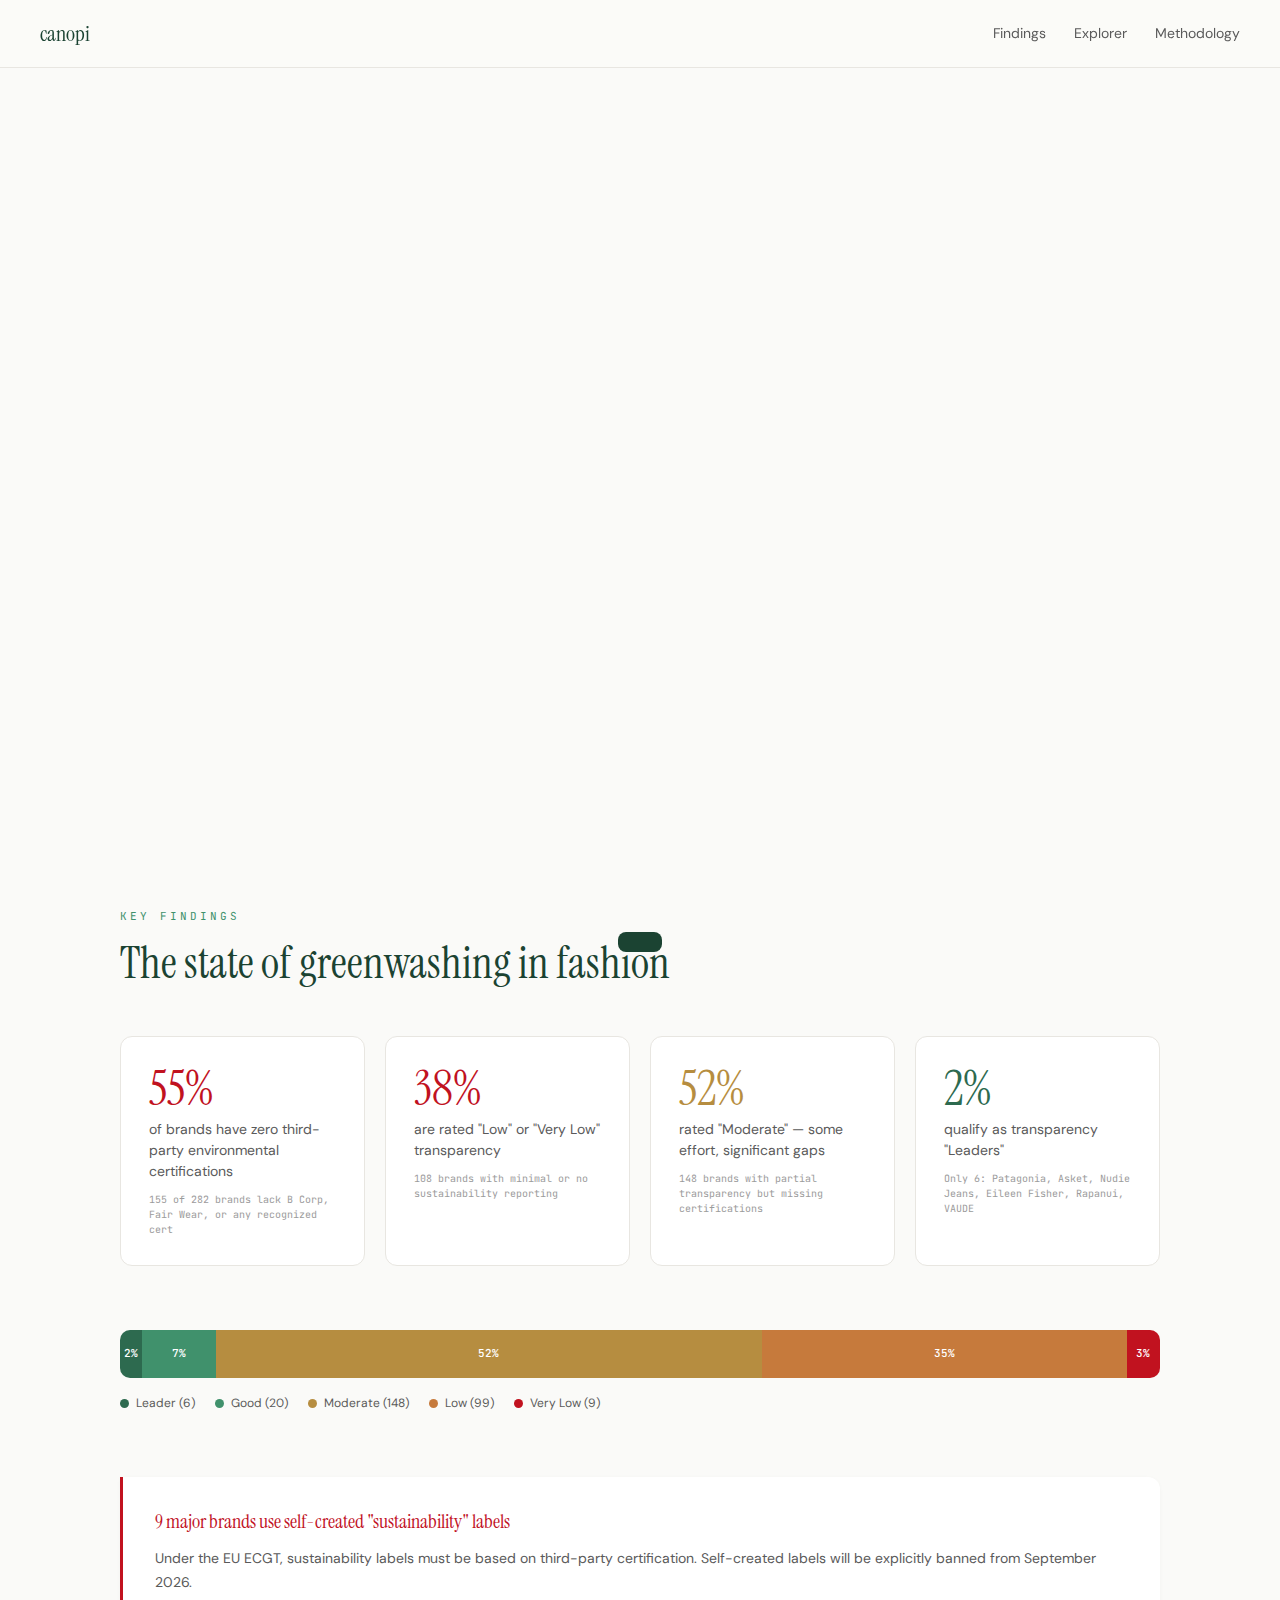
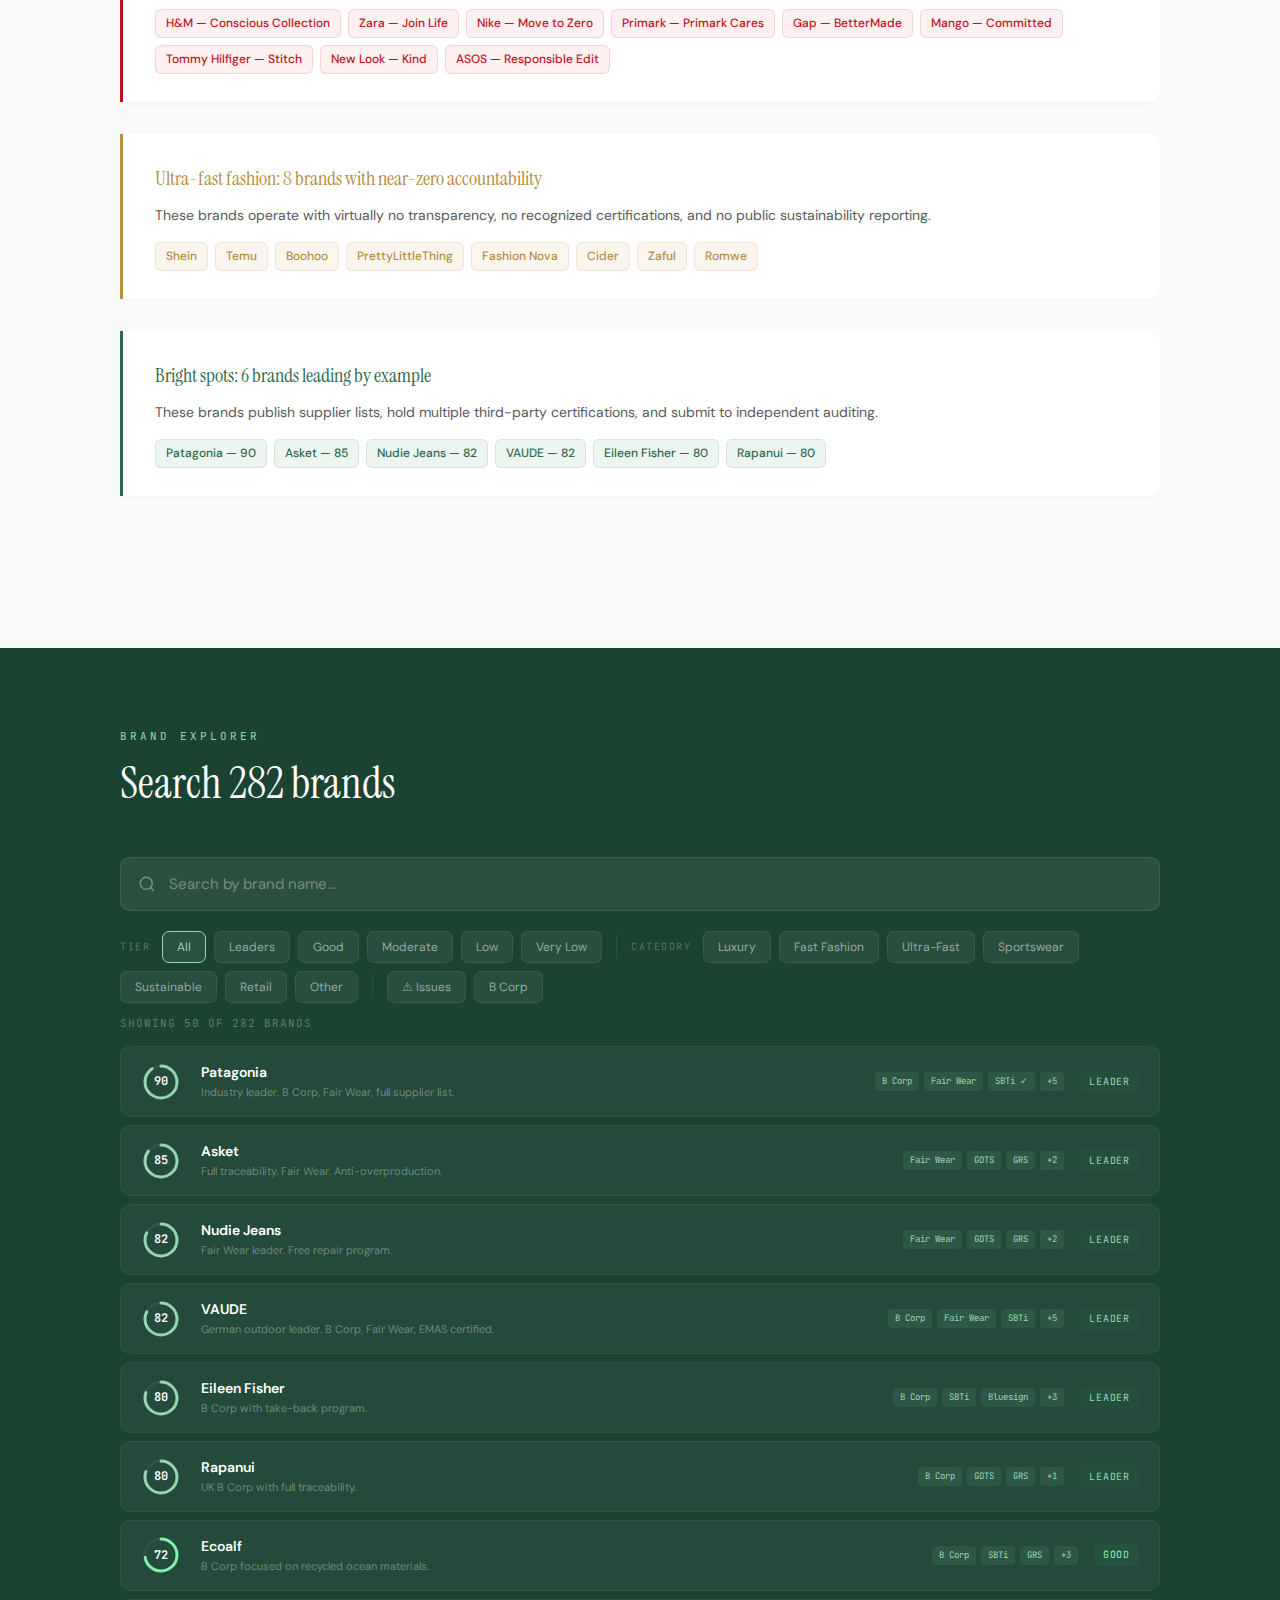
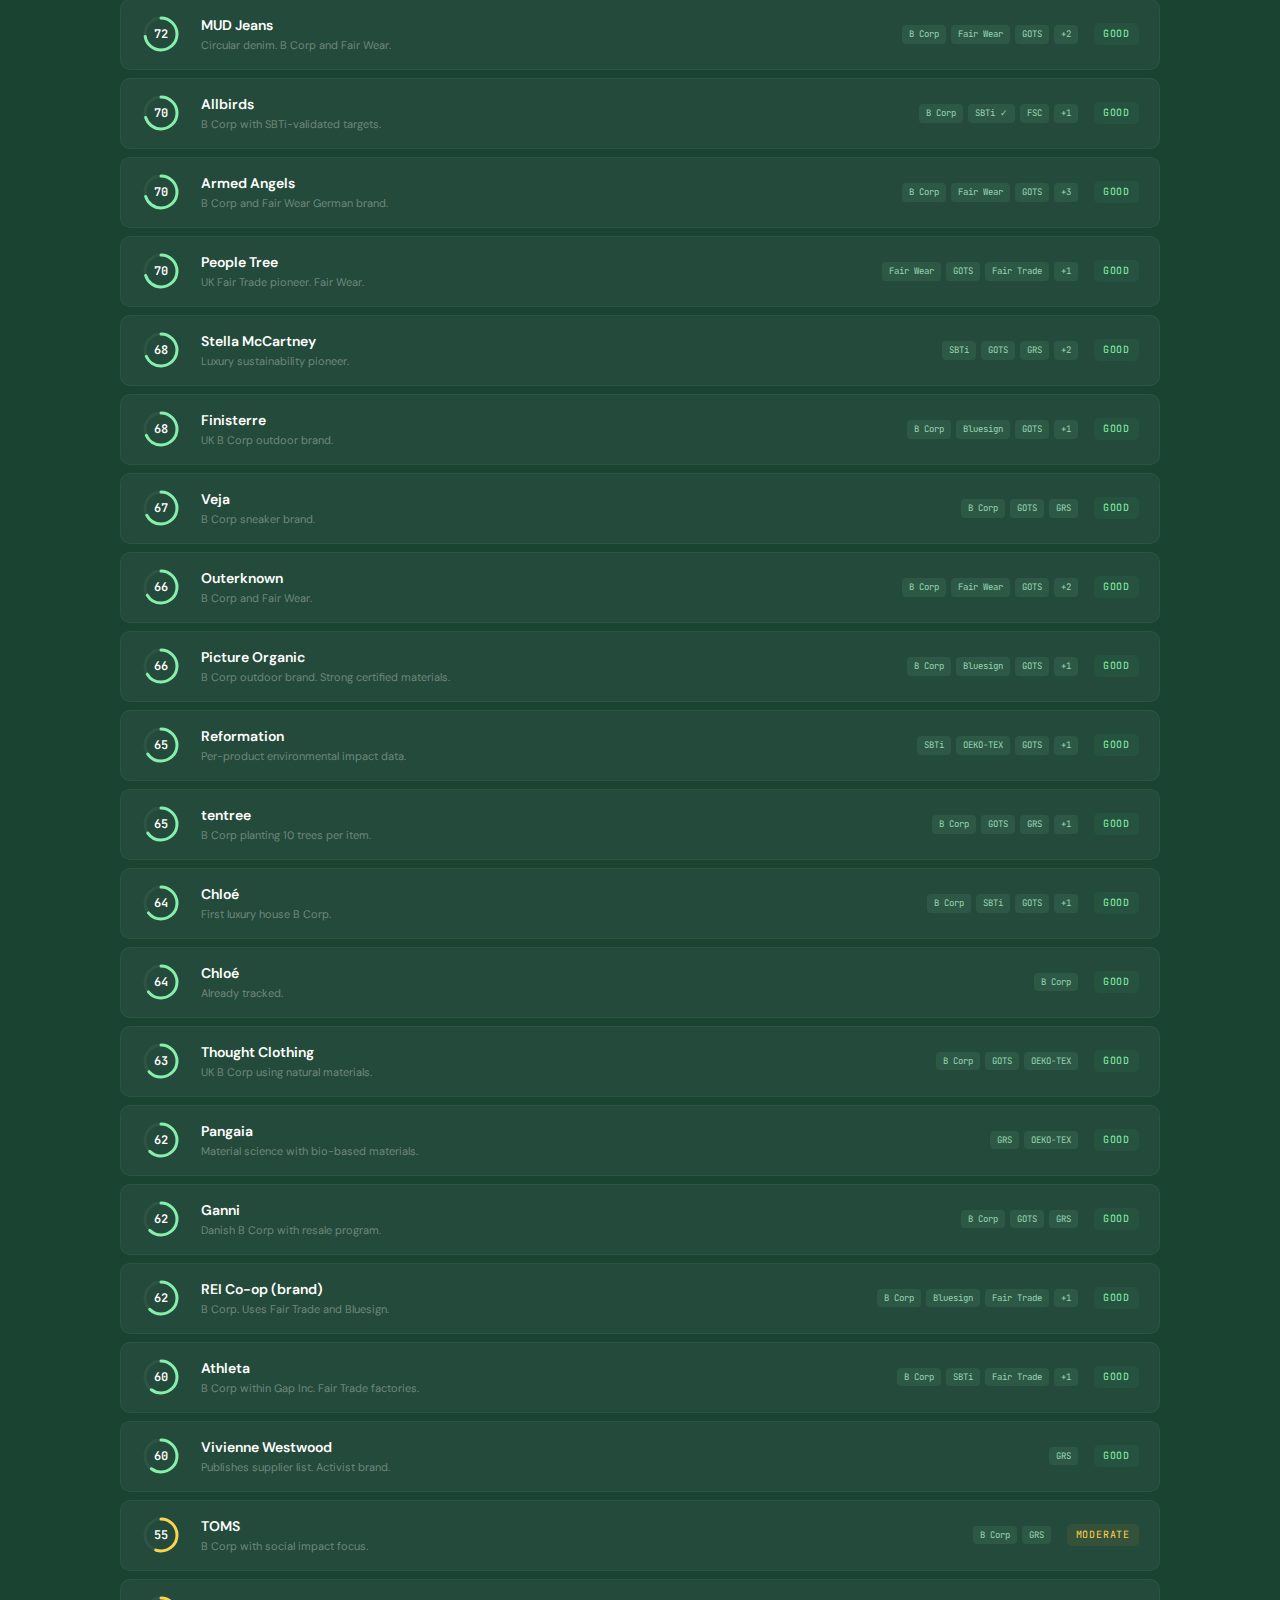
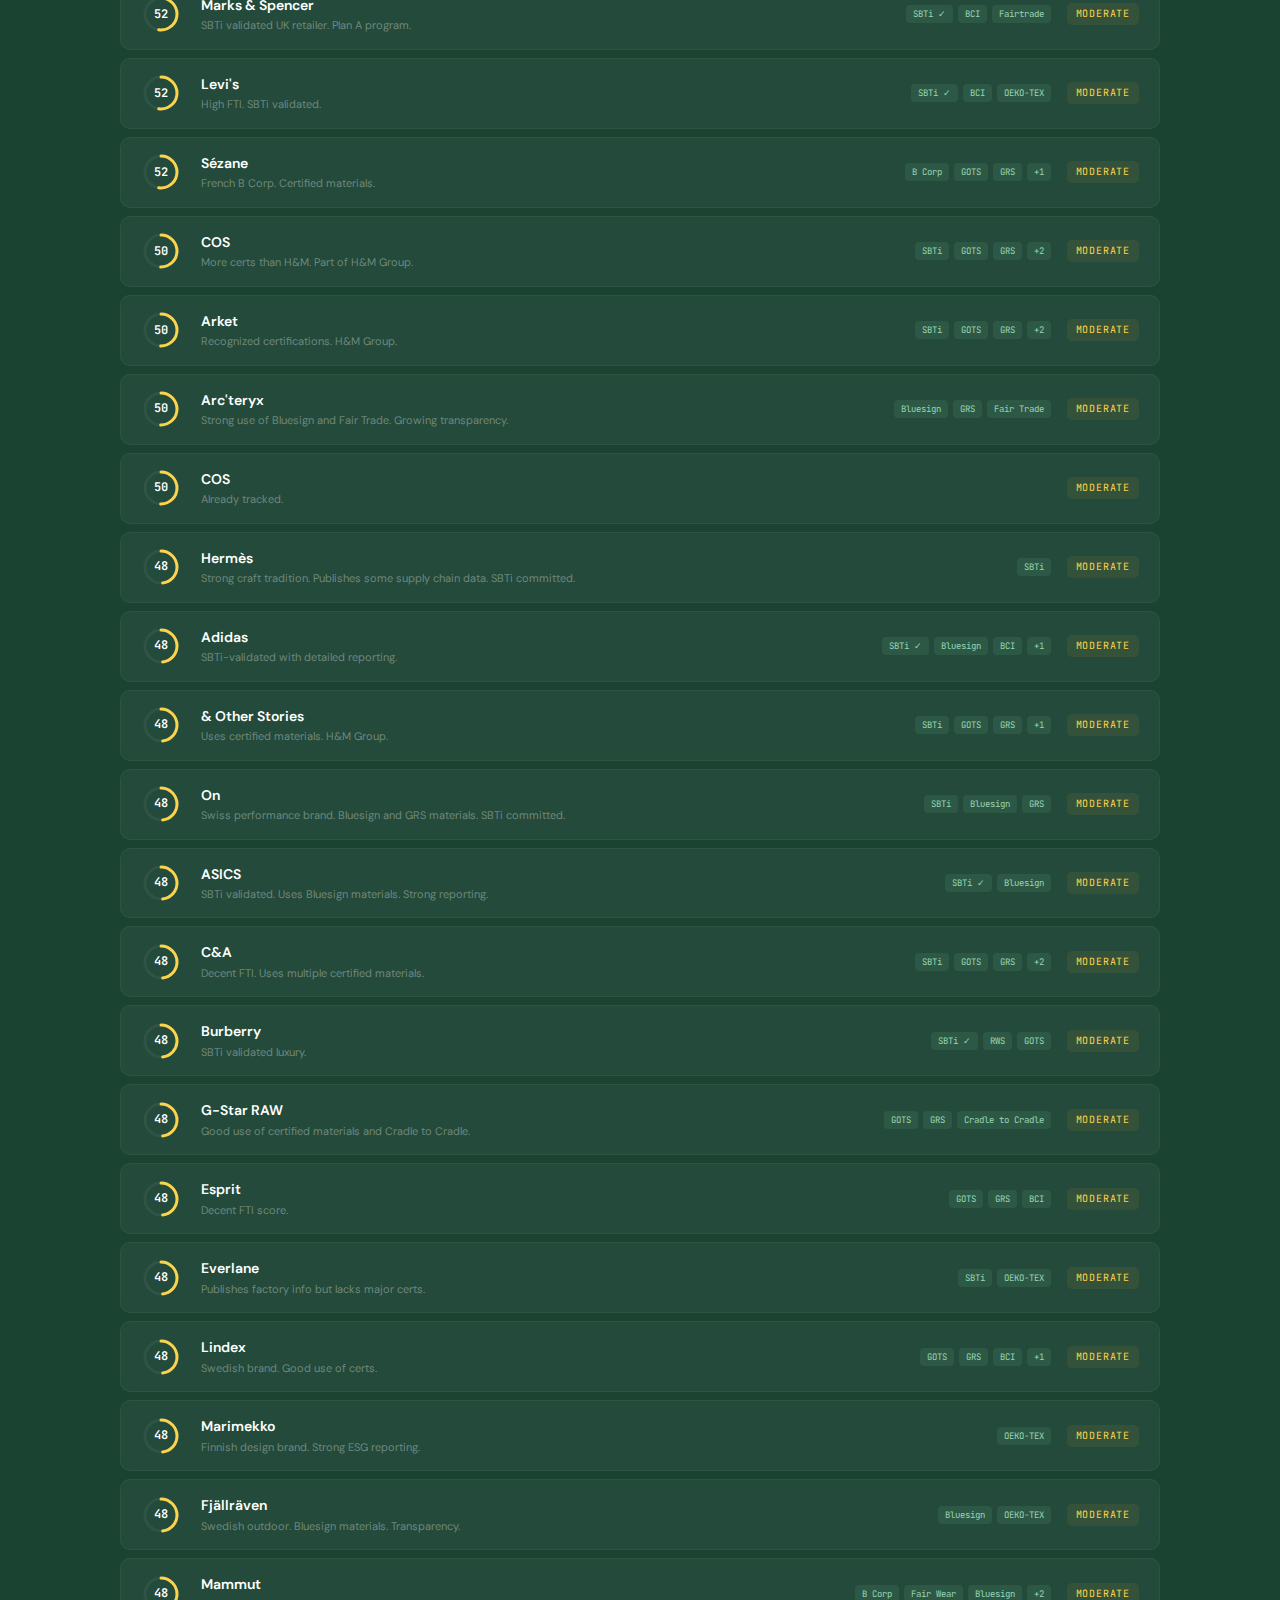
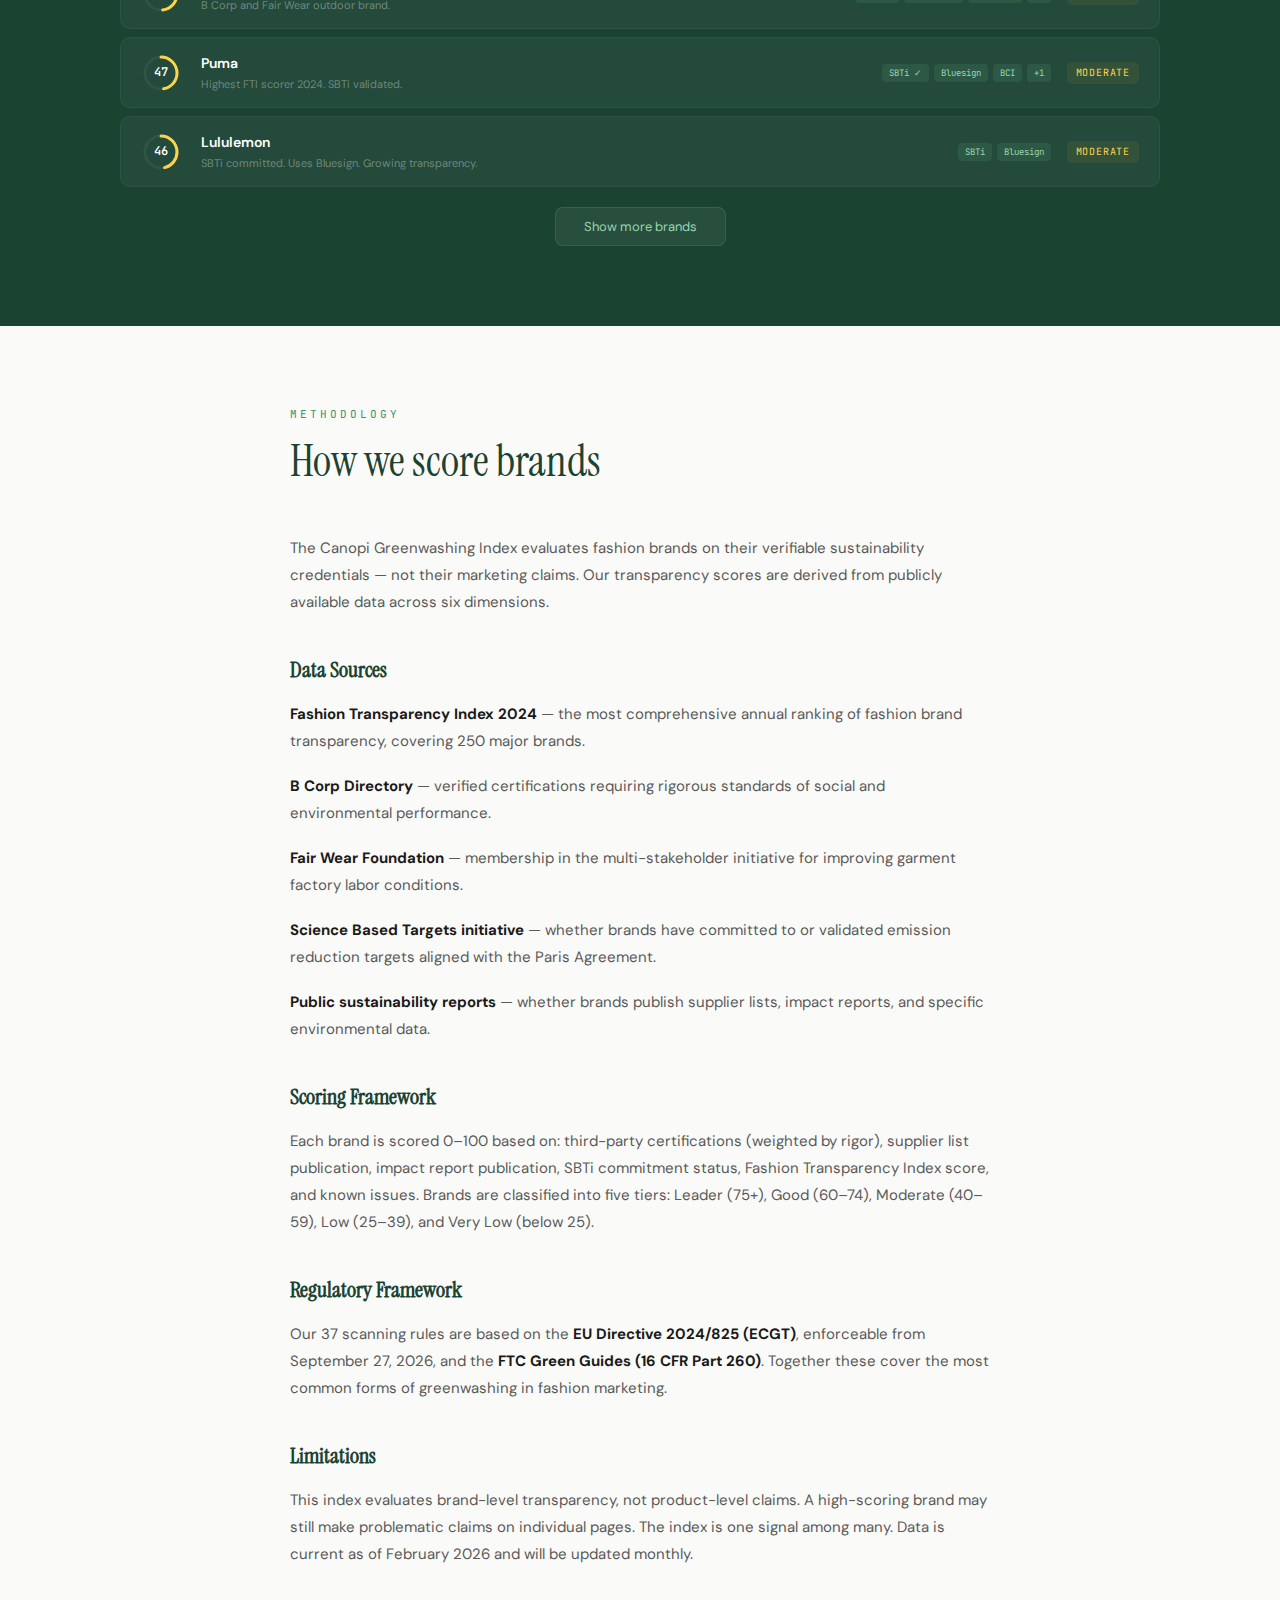
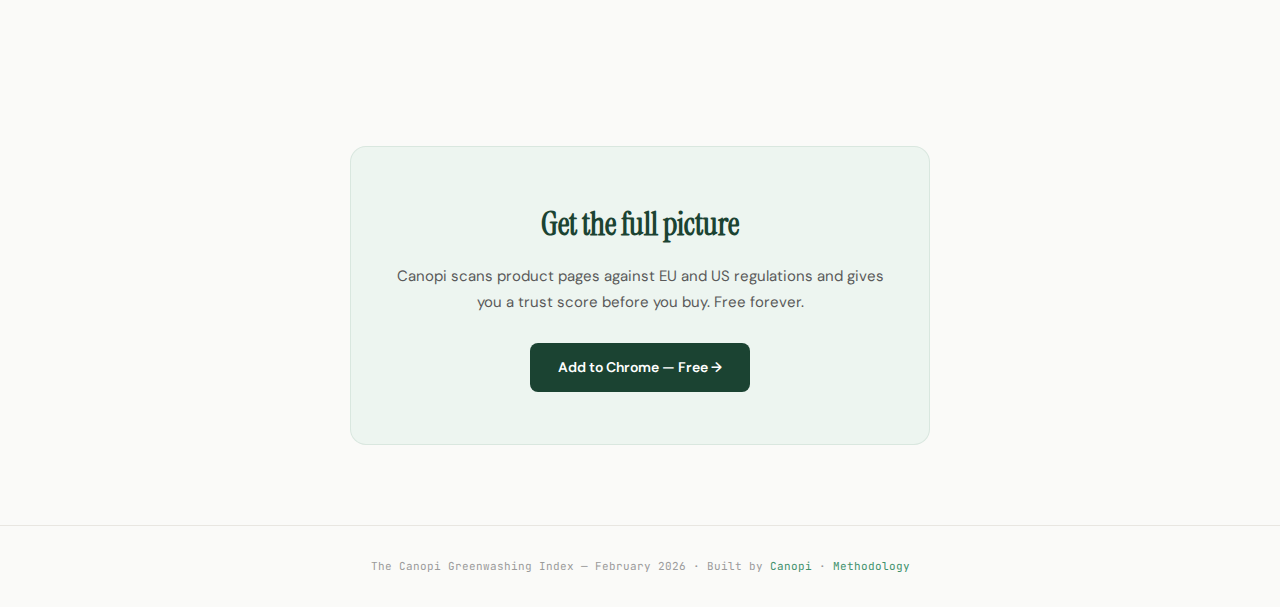
<file: docs/greenwashing-index.html>
<!DOCTYPE html>
<html lang="en">
<head>
<meta charset="UTF-8">
<meta name="viewport" content="width=device-width, initial-scale=1.0">
<title>The Canopi Greenwashing Index — February 2026</title>
<meta name="description" content="282 fashion brands analyzed against EU and US greenwashing regulations. How does your favorite brand score?">
<meta property="og:title" content="The Canopi Greenwashing Index — February 2026">
<meta property="og:description" content="55% of fashion brands have zero environmental certifications. We analyzed 282 brands against EU ECGT and FTC regulations.">
<meta property="og:type" content="article">
<meta property="og:url" content="https://getcanopi.eco/greenwashing-index">
<meta property="og:site_name" content="Canopi">
<meta name="twitter:card" content="summary_large_image">
<meta name="twitter:title" content="The Canopi Greenwashing Index — February 2026">
<meta name="twitter:description" content="55% of fashion brands have zero environmental certifications. 282 brands analyzed against EU ECGT and FTC regulations.">
<link rel="preconnect" href="https://fonts.googleapis.com">
<link href="https://fonts.googleapis.com/css2?family=Instrument+Serif:ital@0;1&family=DM+Sans:wght@400;500;600;700&family=JetBrains+Mono:wght@400;500&display=swap" rel="stylesheet">
<style>
:root {
  --forest: #1B4332;
  --green: #2D6A4F;
  --sage: #40916C;
  --mint: #95D5B2;
  --cream: #FAFAF8;
  --warm: #F5F4F0;
  --sand: #E8E6E1;
  --t1: #1A1A1A;
  --t2: #5A5A5A;
  --t3: #9B9B9B;
  --red: #C1121F;
  --red-l: #FDF0F0;
  --amb: #B68D40;
  --amb-l: #FBF6ED;
  --grn-l: #EDF5F0;
  --leader: #2D6A4F;
  --good: #40916C;
  --moderate: #B68D40;
  --low: #C67A3C;
  --vlow: #C1121F;
  --serif: 'Instrument Serif', Georgia, serif;
  --sans: 'DM Sans', -apple-system, sans-serif;
  --mono: 'JetBrains Mono', monospace;
  --max-w: 1120px;
}

* { margin: 0; padding: 0; box-sizing: border-box; }
html { scroll-behavior: smooth; }

body {
  background: var(--cream);
  color: var(--t1);
  font-family: var(--sans);
  line-height: 1.6;
  -webkit-font-smoothing: antialiased;
}

::selection { background: var(--mint); color: var(--forest); }

/* ── Nav ── */
.nav {
  position: fixed; top: 0; left: 0; right: 0; z-index: 100;
  padding: 16px 40px;
  display: flex; justify-content: space-between; align-items: center;
  background: rgba(250,250,248,0.85);
  backdrop-filter: blur(16px);
  border-bottom: 1px solid var(--sand);
}
.nav-logo { font-family: var(--serif); font-size: 22px; color: var(--forest); text-decoration: none; }
.nav-links { display: flex; gap: 28px; }
.nav-links a { font-size: 14px; color: var(--t2); text-decoration: none; transition: color 0.2s; }
.nav-links a:hover { color: var(--forest); }

/* ── Hero ── */
.hero {
  min-height: 92vh;
  display: flex; flex-direction: column; justify-content: center;
  padding: 100px 40px 60px;
  max-width: var(--max-w); margin: 0 auto;
  position: relative;
}

.hero-eyebrow {
  font-family: var(--mono); font-size: 12px; letter-spacing: 3px;
  text-transform: uppercase; color: var(--sage);
  margin-bottom: 20px;
  opacity: 0; animation: fadeUp 0.8s ease forwards 0.2s;
}

.hero h1 {
  font-family: var(--serif); font-weight: 400;
  font-size: clamp(44px, 7vw, 80px); line-height: 1.08;
  color: var(--forest); max-width: 750px; margin-bottom: 28px;
  opacity: 0; animation: fadeUp 0.8s ease forwards 0.35s;
}
.hero h1 em { font-style: italic; color: var(--sage); }

.hero-sub {
  font-size: clamp(17px, 2.2vw, 20px); color: var(--t2);
  max-width: 580px; line-height: 1.7;
  opacity: 0; animation: fadeUp 0.8s ease forwards 0.5s;
}

.hero-meta {
  display: flex; gap: 40px; margin-top: 48px;
  opacity: 0; animation: fadeUp 0.8s ease forwards 0.65s;
}
.hero-meta-item { text-align: left; }
.hero-meta-item strong {
  display: block; font-family: var(--serif); font-size: 32px;
  color: var(--forest); margin-bottom: 2px;
}
.hero-meta-item span {
  font-family: var(--mono); font-size: 11px; color: var(--t3);
  letter-spacing: 1px; text-transform: uppercase;
}

.enforcement-badge {
  display: inline-flex; align-items: center; gap: 8px;
  background: var(--red-l); border: 1px solid rgba(193,18,31,0.12);
  border-radius: 8px; padding: 8px 16px;
  font-family: var(--mono); font-size: 12px; color: var(--red);
  margin-top: 36px;
  opacity: 0; animation: fadeUp 0.8s ease forwards 0.8s;
}
.enforcement-badge .pulse {
  width: 7px; height: 7px; border-radius: 50%;
  background: var(--red); animation: pulse 2s ease infinite;
}

.share-bar {
  display: flex; align-items: center; gap: 10px; margin-top: 28px;
  opacity: 0; animation: fadeUp 0.8s ease forwards 0.9s;
}
.share-label { font-family: var(--mono); font-size: 10px; color: var(--t3); letter-spacing: 1.5px; text-transform: uppercase; }
.share-btn {
  display: inline-flex; align-items: center; gap: 5px;
  background: var(--warm); border: 1px solid var(--sand);
  border-radius: 7px; padding: 7px 12px;
  font-family: var(--sans); font-size: 12px; color: var(--t2);
  cursor: pointer; text-decoration: none; transition: all 0.2s;
}
.share-btn:hover { border-color: var(--sage); color: var(--forest); }
.share-btn svg { width: 14px; height: 14px; fill: currentColor; }

/* ── Findings ── */
.findings { padding: 80px 40px; max-width: var(--max-w); margin: 0 auto; }

.section-label {
  font-family: var(--mono); font-size: 11px; letter-spacing: 3px;
  text-transform: uppercase; color: var(--sage); margin-bottom: 12px;
}
.section-title {
  font-family: var(--serif); font-weight: 400;
  font-size: clamp(28px, 4.5vw, 44px); line-height: 1.15;
  color: var(--forest); margin-bottom: 48px;
}

.stats-grid {
  display: grid; grid-template-columns: repeat(auto-fit, minmax(240px, 1fr));
  gap: 20px; margin-bottom: 64px;
}
.stat-card {
  background: white; border: 1px solid var(--sand);
  border-radius: 12px; padding: 28px;
  transition: box-shadow 0.3s;
}
.stat-card:hover { box-shadow: 0 4px 20px rgba(27,67,50,0.06); }
.stat-number { font-family: var(--serif); font-size: 48px; line-height: 1; margin-bottom: 6px; }
.stat-number.red { color: var(--red); }
.stat-number.amber { color: var(--amb); }
.stat-number.green { color: var(--green); }
.stat-label { font-size: 14px; color: var(--t2); line-height: 1.5; }
.stat-detail { font-family: var(--mono); font-size: 10px; color: var(--t3); margin-top: 10px; line-height: 1.5; }

/* ── Tier Bar ── */
.tier-bar-container {
  display: flex; height: 48px; border-radius: 10px; overflow: hidden;
  margin-bottom: 16px; box-shadow: inset 0 0 0 1px rgba(0,0,0,0.04);
}
.tier-bar-segment {
  display: flex; align-items: center; justify-content: center;
  font-family: var(--mono); font-size: 11px; font-weight: 500;
  color: white; cursor: default; transition: filter 0.2s;
}
.tier-bar-segment:hover { filter: brightness(1.1); }
.tier-bar-segment.leader { background: var(--leader); }
.tier-bar-segment.good { background: var(--good); }
.tier-bar-segment.moderate { background: var(--moderate); }
.tier-bar-segment.low { background: var(--low); }
.tier-bar-segment.very_low { background: var(--vlow); }

.tier-legend { display: flex; gap: 20px; flex-wrap: wrap; margin-bottom: 64px; }
.tier-legend-item { display: flex; align-items: center; gap: 7px; font-size: 12px; color: var(--t2); }
.tier-dot { width: 9px; height: 9px; border-radius: 50%; }
.tier-dot.leader { background: var(--leader); }
.tier-dot.good { background: var(--good); }
.tier-dot.moderate { background: var(--moderate); }
.tier-dot.low { background: var(--low); }
.tier-dot.very_low { background: var(--vlow); }

/* ── Callouts ── */
.callout {
  background: white; border-left: 3px solid var(--red);
  border-radius: 0 12px 12px 0; padding: 28px 32px; margin-bottom: 32px;
  box-shadow: 0 1px 4px rgba(0,0,0,0.03);
}
.callout-title { font-family: var(--serif); font-size: 20px; margin-bottom: 10px; color: var(--red); }
.callout p { color: var(--t2); font-size: 14px; line-height: 1.7; }
.callout-brands { display: flex; flex-wrap: wrap; gap: 7px; margin-top: 14px; }
.callout-brand {
  background: var(--red-l); border: 1px solid rgba(193,18,31,0.12);
  border-radius: 6px; padding: 4px 10px;
  font-size: 12px; font-weight: 500; color: var(--red);
}
.callout.amber { border-left-color: var(--amb); }
.callout.amber .callout-title { color: var(--amb); }
.callout.amber .callout-brand { background: var(--amb-l); border-color: rgba(182,141,64,0.15); color: var(--amb); }
.callout.green { border-left-color: var(--green); }
.callout.green .callout-title { color: var(--green); }
.callout.green .callout-brand { background: var(--grn-l); border-color: rgba(45,106,79,0.12); color: var(--green); }

/* ── Dark section for Explorer ── */
.explorer-wrap {
  background: var(--forest);
  padding: 80px 0;
  margin-top: 40px;
}
.explorer { max-width: var(--max-w); margin: 0 auto; padding: 0 40px; }
.explorer .section-label { color: var(--mint); }
.explorer .section-title { color: white; }

.search-bar { position: relative; margin-bottom: 20px; }
.search-bar input {
  width: 100%; background: rgba(255,255,255,0.07);
  border: 1px solid rgba(255,255,255,0.1); border-radius: 10px;
  padding: 16px 22px 16px 48px;
  font-family: var(--sans); font-size: 15px; color: white; outline: none;
  transition: border-color 0.3s;
}
.search-bar input:focus { border-color: var(--mint); }
.search-bar input::placeholder { color: rgba(255,255,255,0.35); }
.search-bar svg { position: absolute; left: 18px; top: 50%; transform: translateY(-50%); color: rgba(255,255,255,0.35); }

.filters { display: flex; gap: 8px; margin-bottom: 12px; flex-wrap: wrap; }
.filter-btn {
  background: rgba(255,255,255,0.06); border: 1px solid rgba(255,255,255,0.08);
  border-radius: 7px; padding: 7px 14px;
  font-family: var(--sans); font-size: 12px; color: rgba(255,255,255,0.5);
  cursor: pointer; transition: all 0.2s;
}
.filter-btn:hover { border-color: rgba(149,213,178,0.4); color: rgba(255,255,255,0.8); }
.filter-btn.active { background: rgba(149,213,178,0.12); border-color: var(--mint); color: var(--mint); }

.filter-group-label {
  font-family: var(--mono); font-size: 10px; color: rgba(255,255,255,0.25);
  letter-spacing: 1.5px; text-transform: uppercase;
  margin-right: 4px; align-self: center;
}
.filter-sep {
  width: 1px; height: 24px; background: rgba(255,255,255,0.08);
  align-self: center; margin: 0 6px;
}

.results-count {
  font-family: var(--mono); font-size: 11px; color: rgba(255,255,255,0.3);
  margin-bottom: 14px; letter-spacing: 1px;
}

.brand-grid { display: grid; gap: 8px; }

.brand-row {
  display: grid; grid-template-columns: 44px 1fr auto auto;
  align-items: center; gap: 16px;
  background: rgba(255,255,255,0.04); border: 1px solid rgba(255,255,255,0.05);
  border-radius: 10px; padding: 14px 20px;
  cursor: pointer; transition: all 0.2s;
}
.brand-row:hover { background: rgba(255,255,255,0.07); border-color: rgba(149,213,178,0.15); }

.brand-score-ring { width: 40px; height: 40px; position: relative; }
.brand-score-ring svg { transform: rotate(-90deg); width: 40px; height: 40px; }
.brand-score-ring circle { fill: none; stroke-width: 3; }
.brand-score-ring .bg { stroke: rgba(255,255,255,0.06); }
.brand-score-ring .fg { stroke-linecap: round; transition: stroke-dasharray 0.5s ease; }
.brand-score-num {
  position: absolute; inset: 0;
  display: flex; align-items: center; justify-content: center;
  font-family: var(--mono); font-size: 12px; font-weight: 600; color: white;
}

.brand-info { min-width: 0; }
.brand-name { font-weight: 600; font-size: 14px; color: white; white-space: nowrap; overflow: hidden; text-overflow: ellipsis; }
.brand-summary-text { font-size: 11px; color: rgba(255,255,255,0.35); white-space: nowrap; overflow: hidden; text-overflow: ellipsis; margin-top: 1px; }

.brand-certs { display: flex; gap: 5px; flex-wrap: wrap; justify-content: flex-end; }
.cert-pill {
  font-family: var(--mono); font-size: 9px; padding: 2px 7px;
  border-radius: 4px; background: rgba(149,213,178,0.1);
  color: var(--mint); white-space: nowrap;
}
.issue-pill {
  font-family: var(--mono); font-size: 9px; padding: 2px 7px;
  border-radius: 4px; background: rgba(193,18,31,0.1);
  color: #F87171; white-space: nowrap;
}

.brand-tier-badge {
  font-family: var(--mono); font-size: 10px; padding: 3px 9px;
  border-radius: 5px; text-transform: uppercase; letter-spacing: 0.8px; white-space: nowrap;
}
.brand-tier-badge.leader { background: rgba(45,106,79,0.15); color: var(--mint); }
.brand-tier-badge.good { background: rgba(64,145,108,0.12); color: #86EFAC; }
.brand-tier-badge.moderate { background: rgba(182,141,64,0.12); color: #FCD34D; }
.brand-tier-badge.low { background: rgba(198,122,60,0.12); color: #FB923C; }
.brand-tier-badge.very_low { background: rgba(193,18,31,0.12); color: #F87171; }

/* ── Expanded detail ── */
.brand-detail {
  display: none; background: rgba(255,255,255,0.04);
  border: 1px solid rgba(255,255,255,0.06); border-radius: 10px;
  padding: 24px; margin-top: -2px;
}
.brand-detail.open { display: block; }
.detail-grid { display: grid; grid-template-columns: repeat(auto-fit, minmax(160px, 1fr)); gap: 14px; }
.detail-item-label { font-family: var(--mono); font-size: 9px; color: rgba(255,255,255,0.3); text-transform: uppercase; letter-spacing: 1px; margin-bottom: 3px; }
.detail-item-value { font-size: 13px; color: white; }
.detail-check { color: var(--mint); }
.detail-cross { color: rgba(255,255,255,0.2); }

.brand-share-row {
  display: flex; gap: 7px; margin-top: 14px; padding-top: 14px;
  border-top: 1px solid rgba(255,255,255,0.06);
}
.brand-share-btn {
  display: inline-flex; align-items: center; gap: 4px;
  background: rgba(255,255,255,0.04); border: 1px solid rgba(255,255,255,0.08);
  border-radius: 5px; padding: 5px 10px;
  font-family: var(--mono); font-size: 10px; color: rgba(255,255,255,0.4);
  cursor: pointer; transition: all 0.2s;
}
.brand-share-btn:hover { border-color: rgba(149,213,178,0.3); color: var(--mint); }
.brand-share-btn svg { width: 12px; height: 12px; fill: currentColor; }

.load-more-btn {
  display: block; margin: 20px auto 0;
  background: rgba(255,255,255,0.06); border: 1px solid rgba(149,213,178,0.15);
  border-radius: 8px; padding: 10px 28px;
  font-family: var(--sans); font-size: 13px; color: var(--mint);
  cursor: pointer; transition: all 0.2s;
}
.load-more-btn:hover { background: rgba(255,255,255,0.1); }

/* ── Methodology (light) ── */
.methodology { padding: 80px 40px; max-width: 780px; margin: 0 auto; }
.methodology p { color: var(--t2); font-size: 15px; line-height: 1.8; margin-bottom: 18px; }
.methodology h3 { font-family: var(--serif); font-size: 22px; color: var(--forest); margin: 36px 0 14px; }
.methodology strong { color: var(--t1); }

/* ── CTA ── */
.cta-section { padding: 80px 40px; text-align: center; }
.cta-box {
  max-width: 580px; margin: 0 auto;
  background: var(--grn-l); border: 1px solid rgba(45,106,79,0.1);
  border-radius: 16px; padding: 52px 44px;
}
.cta-box h2 { font-family: var(--serif); font-size: 32px; color: var(--forest); margin-bottom: 14px; }
.cta-box p { color: var(--t2); font-size: 15px; margin-bottom: 28px; line-height: 1.7; }
.cta-btn {
  display: inline-block; background: var(--forest); color: white;
  font-family: var(--sans); font-weight: 600; font-size: 14px;
  padding: 13px 28px; border-radius: 8px; text-decoration: none;
  transition: transform 0.2s, box-shadow 0.2s;
}
.cta-btn:hover { transform: translateY(-2px); box-shadow: 0 6px 20px rgba(27,67,50,0.2); }

footer {
  padding: 32px 40px; text-align: center;
  font-family: var(--mono); font-size: 11px; color: var(--t3);
  border-top: 1px solid var(--sand);
}
footer a { color: var(--sage); text-decoration: none; }

/* ── Modal ── */
.modal-overlay {
  display: none; position: fixed; inset: 0;
  background: rgba(0,0,0,0.5); backdrop-filter: blur(4px);
  z-index: 200; align-items: center; justify-content: center;
}
.modal-overlay.open { display: flex; }
.modal {
  background: white; border: 1px solid var(--sand);
  border-radius: 16px; padding: 32px; max-width: 520px; width: 90%;
}
.modal-title { font-family: var(--serif); font-size: 20px; color: var(--forest); margin-bottom: 6px; }
.modal-desc { font-size: 13px; color: var(--t2); margin-bottom: 18px; line-height: 1.6; }

.embed-preview {
  background: var(--warm); border: 1px solid var(--sand);
  border-radius: 10px; padding: 20px; margin-bottom: 16px;
}
.embed-preview-header { display: flex; align-items: center; gap: 14px; margin-bottom: 12px; }
.embed-preview-score { width: 48px; height: 48px; position: relative; }
.embed-preview-score svg { transform: rotate(-90deg); width: 48px; height: 48px; }
.embed-preview-score circle { fill: none; stroke-width: 3; }
.embed-preview-score .bg { stroke: var(--sand); }
.embed-preview-score .fg { stroke-linecap: round; }
.embed-preview-score-num {
  position: absolute; inset: 0; display: flex; align-items: center; justify-content: center;
  font-family: var(--mono); font-size: 14px; font-weight: 700;
}
.embed-preview-name { font-family: var(--serif); font-size: 18px; color: var(--forest); }
.embed-preview-tier { font-family: var(--mono); font-size: 11px; margin-top: 1px; }
.embed-preview-signals { display: flex; gap: 5px; flex-wrap: wrap; margin-bottom: 10px; }
.embed-preview-footer {
  display: flex; justify-content: space-between; align-items: center;
  padding-top: 10px; border-top: 1px solid var(--sand);
  font-family: var(--mono); font-size: 10px; color: var(--t3);
}
.embed-preview-footer a { color: var(--sage); text-decoration: none; }

.embed-code-box {
  background: var(--warm); border: 1px solid var(--sand); border-radius: 8px;
  padding: 14px; font-family: var(--mono); font-size: 11px; color: var(--t2);
  line-height: 1.5; overflow-x: auto; white-space: pre-wrap; word-break: break-all;
  max-height: 120px; margin-bottom: 10px;
}
.embed-copy-btn {
  display: inline-flex; align-items: center; gap: 6px;
  background: var(--forest); border: none; border-radius: 7px;
  padding: 9px 18px; font-family: var(--sans); font-weight: 600;
  font-size: 12px; color: white; cursor: pointer; transition: transform 0.2s;
}
.embed-copy-btn:hover { transform: translateY(-1px); }

/* ── Toast ── */
.toast {
  position: fixed; bottom: 28px; left: 50%;
  transform: translateX(-50%) translateY(80px);
  background: var(--forest); color: white;
  font-family: var(--sans); font-weight: 600; font-size: 13px;
  padding: 10px 22px; border-radius: 8px; z-index: 300;
  transition: transform 0.3s ease; pointer-events: none;
}
.toast.show { transform: translateX(-50%) translateY(0); }

/* ── Animations ── */
@keyframes fadeUp { from { opacity:0; transform:translateY(16px); } to { opacity:1; transform:translateY(0); } }
@keyframes pulse { 0%,100%{opacity:0.4;} 50%{opacity:1;} }

/* ── Responsive ── */
@media (max-width: 768px) {
  .hero, .findings, .methodology, .cta-section { padding-left: 20px; padding-right: 20px; }
  .explorer { padding: 0 20px; }
  .nav { padding: 12px 20px; }
  .hero-meta { flex-direction: column; gap: 16px; }
  .brand-row { grid-template-columns: 40px 1fr auto; gap: 10px; padding: 10px 14px; }
  .brand-certs { display: none; }
  .stats-grid { grid-template-columns: 1fr 1fr; }
  .filters { gap: 6px; }
  .filter-sep { display: none; }
  .filter-group-label { display: none; }
  .nav-links { gap: 16px; }
  .nav-links a { font-size: 12px; }
}
</style>
</head>
<body>

<nav class="nav">
  <a href="https://getcanopi.eco" class="nav-logo">canopi</a>
  <div class="nav-links">
    <a href="#findings">Findings</a>
    <a href="#explorer">Explorer</a>
    <a href="#methodology">Methodology</a>
  </div>
</nav>

<section class="hero">
  <div class="hero-eyebrow">The Canopi Greenwashing Index · February 2026</div>
  <h1>How honest is your favourite <em>fashion brand?</em></h1>
  <p class="hero-sub">We analyzed 282 major fashion brands against EU ECGT and FTC Green Guides — the regulations that will make greenwashing illegal. Here's what we found.</p>
  <div class="hero-meta">
    <div class="hero-meta-item"><strong>282</strong><span>Brands analyzed</span></div>
    <div class="hero-meta-item"><strong>37</strong><span>Regulatory rules</span></div>
    <div class="hero-meta-item"><strong>55%</strong><span>Lack any certification</span></div>
  </div>
  <div class="enforcement-badge">
    <span class="pulse"></span>
    <span id="countdown-text">EU ECGT enforcement begins September 27, 2026</span>
  </div>
  <div class="share-bar">
    <span class="share-label">Share</span>
    <a class="share-btn" id="share-x" href="#" target="_blank" rel="noopener"><svg viewBox="0 0 24 24"><path d="M18.244 2.25h3.308l-7.227 8.26 8.502 11.24H16.17l-5.214-6.817L4.99 21.75H1.68l7.73-8.835L1.254 2.25H8.08l4.713 6.231zm-1.161 17.52h1.833L7.084 4.126H5.117z"/></svg>Post</a>
    <a class="share-btn" id="share-li" href="#" target="_blank" rel="noopener"><svg viewBox="0 0 24 24"><path d="M20.447 20.452h-3.554v-5.569c0-1.328-.027-3.037-1.852-3.037-1.853 0-2.136 1.445-2.136 2.939v5.667H9.351V9h3.414v1.561h.046c.477-.9 1.637-1.85 3.37-1.85 3.601 0 4.267 2.37 4.267 5.455v6.286zM5.337 7.433c-1.144 0-2.063-.926-2.063-2.065 0-1.138.92-2.063 2.063-2.063 1.14 0 2.064.925 2.064 2.063 0 1.139-.925 2.065-2.064 2.065zm1.782 13.019H3.555V9h3.564v11.452zM22.225 0H1.771C.792 0 0 .774 0 1.729v20.542C0 23.227.792 24 1.771 24h20.451C23.2 24 24 23.227 24 22.271V1.729C24 .774 23.2 0 22.222 0h.003z"/></svg>LinkedIn</a>
    <button class="share-btn" onclick="copyLink()"><svg viewBox="0 0 24 24" fill="none" stroke="currentColor" stroke-width="2"><path d="M10 13a5 5 0 0 0 7.54.54l3-3a5 5 0 0 0-7.07-7.07l-1.72 1.71"/><path d="M14 11a5 5 0 0 0-7.54-.54l-3 3a5 5 0 0 0 7.07 7.07l1.71-1.71"/></svg>Copy link</button>
  </div>
</section>

<section class="findings" id="findings">
  <div class="section-label">Key Findings</div>
  <h2 class="section-title">The state of greenwashing in fashion</h2>
  <div class="stats-grid">
    <div class="stat-card"><div class="stat-number red">55%</div><div class="stat-label">of brands have zero third-party environmental certifications</div><div class="stat-detail">155 of 282 brands lack B Corp, Fair Wear, or any recognized cert</div></div>
    <div class="stat-card"><div class="stat-number red">38%</div><div class="stat-label">are rated "Low" or "Very Low" transparency</div><div class="stat-detail">108 brands with minimal or no sustainability reporting</div></div>
    <div class="stat-card"><div class="stat-number amber">52%</div><div class="stat-label">rated "Moderate" — some effort, significant gaps</div><div class="stat-detail">148 brands with partial transparency but missing certifications</div></div>
    <div class="stat-card"><div class="stat-number green">2%</div><div class="stat-label">qualify as transparency "Leaders"</div><div class="stat-detail">Only 6: Patagonia, Asket, Nudie Jeans, Eileen Fisher, Rapanui, VAUDE</div></div>
  </div>

  <div class="tier-bar-container">
    <div class="tier-bar-segment leader" style="flex:6">2%</div>
    <div class="tier-bar-segment good" style="flex:20">7%</div>
    <div class="tier-bar-segment moderate" style="flex:148">52%</div>
    <div class="tier-bar-segment low" style="flex:99">35%</div>
    <div class="tier-bar-segment very_low" style="flex:9">3%</div>
  </div>
  <div class="tier-legend">
    <div class="tier-legend-item"><div class="tier-dot leader"></div>Leader (6)</div>
    <div class="tier-legend-item"><div class="tier-dot good"></div>Good (20)</div>
    <div class="tier-legend-item"><div class="tier-dot moderate"></div>Moderate (148)</div>
    <div class="tier-legend-item"><div class="tier-dot low"></div>Low (99)</div>
    <div class="tier-legend-item"><div class="tier-dot very_low"></div>Very Low (9)</div>
  </div>

  <div class="callout">
    <div class="callout-title">9 major brands use self-created "sustainability" labels</div>
    <p>Under the EU ECGT, sustainability labels must be based on third-party certification. Self-created labels will be explicitly banned from September 2026.</p>
    <div class="callout-brands">
      <span class="callout-brand">H&M — Conscious Collection</span><span class="callout-brand">Zara — Join Life</span><span class="callout-brand">Nike — Move to Zero</span><span class="callout-brand">Primark — Primark Cares</span><span class="callout-brand">Gap — BetterMade</span><span class="callout-brand">Mango — Committed</span><span class="callout-brand">Tommy Hilfiger — Stitch</span><span class="callout-brand">New Look — Kind</span><span class="callout-brand">ASOS — Responsible Edit</span>
    </div>
  </div>
  <div class="callout amber">
    <div class="callout-title">Ultra-fast fashion: 8 brands with near-zero accountability</div>
    <p>These brands operate with virtually no transparency, no recognized certifications, and no public sustainability reporting.</p>
    <div class="callout-brands">
      <span class="callout-brand">Shein</span><span class="callout-brand">Temu</span><span class="callout-brand">Boohoo</span><span class="callout-brand">PrettyLittleThing</span><span class="callout-brand">Fashion Nova</span><span class="callout-brand">Cider</span><span class="callout-brand">Zaful</span><span class="callout-brand">Romwe</span>
    </div>
  </div>
  <div class="callout green">
    <div class="callout-title">Bright spots: 6 brands leading by example</div>
    <p>These brands publish supplier lists, hold multiple third-party certifications, and submit to independent auditing.</p>
    <div class="callout-brands">
      <span class="callout-brand">Patagonia — 90</span><span class="callout-brand">Asket — 85</span><span class="callout-brand">Nudie Jeans — 82</span><span class="callout-brand">VAUDE — 82</span><span class="callout-brand">Eileen Fisher — 80</span><span class="callout-brand">Rapanui — 80</span>
    </div>
  </div>
</section>

<div class="explorer-wrap" id="explorer">
  <section class="explorer">
    <div class="section-label">Brand Explorer</div>
    <h2 class="section-title">Search 282 brands</h2>
    <div class="search-bar">
      <svg width="18" height="18" viewBox="0 0 24 24" fill="none" stroke="currentColor" stroke-width="2"><circle cx="11" cy="11" r="8"/><line x1="21" y1="21" x2="16.65" y2="16.65"/></svg>
      <input type="text" id="search" placeholder="Search by brand name…">
    </div>
    <div class="filters">
      <span class="filter-group-label">Tier</span>
      <button class="filter-btn active" data-filter="all">All</button>
      <button class="filter-btn" data-filter="leader">Leaders</button>
      <button class="filter-btn" data-filter="good">Good</button>
      <button class="filter-btn" data-filter="moderate">Moderate</button>
      <button class="filter-btn" data-filter="low">Low</button>
      <button class="filter-btn" data-filter="very_low">Very Low</button>
      <span class="filter-sep"></span>
      <span class="filter-group-label">Category</span>
      <button class="filter-btn" data-filter="cat:luxury">Luxury</button>
      <button class="filter-btn" data-filter="cat:fast_fashion">Fast Fashion</button>
      <button class="filter-btn" data-filter="cat:ultra_fast">Ultra-Fast</button>
      <button class="filter-btn" data-filter="cat:sportswear">Sportswear</button>
      <button class="filter-btn" data-filter="cat:sustainable">Sustainable</button>
      <button class="filter-btn" data-filter="cat:retail">Retail</button>
      <button class="filter-btn" data-filter="cat:mass_market">Other</button>
      <span class="filter-sep"></span>
      <button class="filter-btn" data-filter="issues">⚠ Issues</button>
      <button class="filter-btn" data-filter="bcorp">B Corp</button>
    </div>
    <div class="results-count" id="results-count"></div>
    <div class="brand-grid" id="brand-grid"></div>
    <button class="load-more-btn" id="load-more" style="display:none">Show more brands</button>
  </section>
</div>

<section class="methodology" id="methodology">
  <div class="section-label">Methodology</div>
  <h2 class="section-title">How we score brands</h2>
  <p>The Canopi Greenwashing Index evaluates fashion brands on their verifiable sustainability credentials — not their marketing claims. Our transparency scores are derived from publicly available data across six dimensions.</p>
  <h3>Data Sources</h3>
  <p><strong>Fashion Transparency Index 2024</strong> — the most comprehensive annual ranking of fashion brand transparency, covering 250 major brands.</p>
  <p><strong>B Corp Directory</strong> — verified certifications requiring rigorous standards of social and environmental performance.</p>
  <p><strong>Fair Wear Foundation</strong> — membership in the multi-stakeholder initiative for improving garment factory labor conditions.</p>
  <p><strong>Science Based Targets initiative</strong> — whether brands have committed to or validated emission reduction targets aligned with the Paris Agreement.</p>
  <p><strong>Public sustainability reports</strong> — whether brands publish supplier lists, impact reports, and specific environmental data.</p>
  <h3>Scoring Framework</h3>
  <p>Each brand is scored 0–100 based on: third-party certifications (weighted by rigor), supplier list publication, impact report publication, SBTi commitment status, Fashion Transparency Index score, and known issues. Brands are classified into five tiers: Leader (75+), Good (60–74), Moderate (40–59), Low (25–39), and Very Low (below 25).</p>
  <h3>Regulatory Framework</h3>
  <p>Our 37 scanning rules are based on the <strong>EU Directive 2024/825 (ECGT)</strong>, enforceable from September 27, 2026, and the <strong>FTC Green Guides (16 CFR Part 260)</strong>. Together these cover the most common forms of greenwashing in fashion marketing.</p>
  <h3>Limitations</h3>
  <p>This index evaluates brand-level transparency, not product-level claims. A high-scoring brand may still make problematic claims on individual pages. The index is one signal among many. Data is current as of February 2026 and will be updated monthly.</p>
</section>

<section class="cta-section">
  <div class="cta-box">
    <h2>Get the full picture</h2>
    <p>Canopi scans product pages against EU and US regulations and gives you a trust score before you buy. Free forever.</p>
    <a href="https://getcanopi.eco" class="cta-btn">Add to Chrome — Free →</a>
  </div>
</section>

<footer>
  <p>The Canopi Greenwashing Index — February 2026 · Built by <a href="https://getcanopi.eco">Canopi</a> · <a href="#methodology">Methodology</a></p>
</footer>

<div class="modal-overlay" id="embed-modal" onclick="if(event.target===this)closeModal()">
  <div class="modal">
    <div class="modal-title">Embed this brand card</div>
    <div class="modal-desc">Copy the code below to embed this brand's Canopi score on your website or article.</div>
    <div class="embed-preview" id="embed-preview"></div>
    <div class="embed-code-box" id="embed-code"></div>
    <button class="embed-copy-btn" onclick="copyEmbed()">Copy embed code</button>
  </div>
</div>

<div class="toast" id="toast"></div>

<script>
const BRANDS = [{"id": "patagonia", "n": "Patagonia", "t": "leader", "s": 90, "cat": "sustainable", "bc": true, "fw": true, "sb": true, "sv": true, "sp": true, "rp": true, "c": ["B Corp", "Fair Wear", "SBTi \u2713", "Bluesign", "Fair Trade Certified", "GOTS", "GRS", "RDS"], "i": [], "sm": "Industry leader. B Corp, Fair Wear, full supplier list."}, {"id": "asket", "n": "Asket", "t": "leader", "s": 85, "cat": "sustainable", "bc": false, "fw": true, "sb": false, "sv": false, "sp": true, "rp": true, "c": ["Fair Wear", "GOTS", "GRS", "OEKO-TEX", "RWS"], "i": [], "sm": "Full traceability. Fair Wear. Anti-overproduction."}, {"id": "nudie_jeans", "n": "Nudie Jeans", "t": "leader", "s": 82, "cat": "sustainable", "bc": false, "fw": true, "sb": false, "sv": false, "sp": true, "rp": true, "c": ["Fair Wear", "GOTS", "GRS", "OEKO-TEX", "Fair Trade"], "i": [], "sm": "Fair Wear leader. Free repair program."}, {"id": "vaude", "n": "VAUDE", "t": "leader", "s": 82, "cat": "sustainable", "bc": true, "fw": true, "sb": true, "sv": false, "sp": true, "rp": true, "c": ["B Corp", "Fair Wear", "SBTi", "Bluesign", "GOTS", "GRS", "OEKO-TEX", "Fair Wear"], "i": [], "sm": "German outdoor leader. B Corp, Fair Wear, EMAS certified."}, {"id": "eileen_fisher", "n": "Eileen Fisher", "t": "leader", "s": 80, "cat": "sustainable", "bc": true, "fw": false, "sb": true, "sv": false, "sp": true, "rp": true, "c": ["B Corp", "SBTi", "Bluesign", "GOTS", "OEKO-TEX", "LEED"], "i": [], "sm": "B Corp with take-back program."}, {"id": "rapanui", "n": "Rapanui", "t": "leader", "s": 80, "cat": "sustainable", "bc": true, "fw": false, "sb": false, "sv": false, "sp": true, "rp": true, "c": ["B Corp", "GOTS", "GRS", "OEKO-TEX"], "i": [], "sm": "UK B Corp with full traceability."}, {"id": "ecoalf", "n": "Ecoalf", "t": "good", "s": 72, "cat": "sustainable", "bc": true, "fw": false, "sb": true, "sv": false, "sp": true, "rp": true, "c": ["B Corp", "SBTi", "GRS", "OEKO-TEX", "Bluesign", "EU Ecolabel"], "i": [], "sm": "B Corp focused on recycled ocean materials."}, {"id": "mud_jeans", "n": "MUD Jeans", "t": "good", "s": 72, "cat": "sustainable", "bc": true, "fw": true, "sb": false, "sv": false, "sp": true, "rp": true, "c": ["B Corp", "Fair Wear", "GOTS", "GRS", "OEKO-TEX"], "i": [], "sm": "Circular denim. B Corp and Fair Wear."}, {"id": "allbirds", "n": "Allbirds", "t": "good", "s": 70, "cat": "sustainable", "bc": true, "fw": false, "sb": true, "sv": true, "sp": false, "rp": true, "c": ["B Corp", "SBTi \u2713", "FSC", "ZQ Merino"], "i": [], "sm": "B Corp with SBTi-validated targets."}, {"id": "armedangels", "n": "Armed Angels", "t": "good", "s": 70, "cat": "sustainable", "bc": true, "fw": true, "sb": false, "sv": false, "sp": true, "rp": true, "c": ["B Corp", "Fair Wear", "GOTS", "GRS", "OEKO-TEX", "Fairtrade"], "i": [], "sm": "B Corp and Fair Wear German brand."}, {"id": "people_tree", "n": "People Tree", "t": "good", "s": 70, "cat": "sustainable", "bc": false, "fw": true, "sb": false, "sv": false, "sp": true, "rp": false, "c": ["Fair Wear", "GOTS", "Fair Trade", "Soil Association"], "i": [], "sm": "UK Fair Trade pioneer. Fair Wear."}, {"id": "stella_mccartney", "n": "Stella McCartney", "t": "good", "s": 68, "cat": "luxury", "bc": false, "fw": false, "sb": true, "sv": false, "sp": true, "rp": true, "c": ["SBTi", "GOTS", "GRS", "FSC", "RWS"], "i": [], "sm": "Luxury sustainability pioneer."}, {"id": "finisterre", "n": "Finisterre", "t": "good", "s": 68, "cat": "sustainable", "bc": true, "fw": false, "sb": false, "sv": false, "sp": false, "rp": false, "c": ["B Corp", "Bluesign", "GOTS", "GRS"], "i": [], "sm": "UK B Corp outdoor brand."}, {"id": "veja", "n": "Veja", "t": "good", "s": 67, "cat": "sustainable", "bc": true, "fw": false, "sb": false, "sv": false, "sp": true, "rp": true, "c": ["B Corp", "GOTS", "GRS"], "i": [], "sm": "B Corp sneaker brand."}, {"id": "outerknown", "n": "Outerknown", "t": "good", "s": 66, "cat": "sustainable", "bc": true, "fw": true, "sb": false, "sv": false, "sp": false, "rp": false, "c": ["B Corp", "Fair Wear", "GOTS", "GRS", "Fair Trade"], "i": [], "sm": "B Corp and Fair Wear."}, {"id": "picture_organic", "n": "Picture Organic", "t": "good", "s": 66, "cat": "sustainable", "bc": true, "fw": false, "sb": false, "sv": false, "sp": false, "rp": false, "c": ["B Corp", "Bluesign", "GOTS", "GRS"], "i": [], "sm": "B Corp outdoor brand. Strong certified materials."}, {"id": "reformation", "n": "Reformation", "t": "good", "s": 65, "cat": "sustainable", "bc": false, "fw": false, "sb": true, "sv": false, "sp": true, "rp": true, "c": ["SBTi", "OEKO-TEX", "GOTS", "GRS"], "i": [], "sm": "Per-product environmental impact data."}, {"id": "tentree", "n": "tentree", "t": "good", "s": 65, "cat": "sustainable", "bc": true, "fw": false, "sb": false, "sv": false, "sp": false, "rp": false, "c": ["B Corp", "GOTS", "GRS", "Bluesign"], "i": [], "sm": "B Corp planting 10 trees per item."}, {"id": "chloe", "n": "Chlo\u00e9", "t": "good", "s": 64, "cat": "luxury", "bc": true, "fw": false, "sb": true, "sv": false, "sp": false, "rp": false, "c": ["B Corp", "SBTi", "GOTS", "GRS"], "i": [], "sm": "First luxury house B Corp."}, {"id": "chloe_brand", "n": "Chlo\u00e9", "t": "good", "s": 64, "cat": "mass_market", "bc": true, "fw": false, "sb": false, "sv": false, "sp": false, "rp": false, "c": ["B Corp"], "i": [], "sm": "Already tracked."}, {"id": "thought", "n": "Thought Clothing", "t": "good", "s": 63, "cat": "mass_market", "bc": true, "fw": false, "sb": false, "sv": false, "sp": false, "rp": false, "c": ["B Corp", "GOTS", "OEKO-TEX"], "i": [], "sm": "UK B Corp using natural materials."}, {"id": "pangaia", "n": "Pangaia", "t": "good", "s": 62, "cat": "sustainable", "bc": false, "fw": false, "sb": false, "sv": false, "sp": false, "rp": true, "c": ["GRS", "OEKO-TEX"], "i": ["Limited supplier transparency"], "sm": "Material science with bio-based materials."}, {"id": "ganni", "n": "Ganni", "t": "good", "s": 62, "cat": "sustainable", "bc": true, "fw": false, "sb": false, "sv": false, "sp": false, "rp": true, "c": ["B Corp", "GOTS", "GRS"], "i": [], "sm": "Danish B Corp with resale program."}, {"id": "rei_coop", "n": "REI Co-op (brand)", "t": "good", "s": 62, "cat": "mass_market", "bc": true, "fw": false, "sb": false, "sv": false, "sp": true, "rp": true, "c": ["B Corp", "Bluesign", "Fair Trade", "GRS"], "i": [], "sm": "B Corp. Uses Fair Trade and Bluesign."}, {"id": "athleta", "n": "Athleta", "t": "good", "s": 60, "cat": "sportswear", "bc": true, "fw": false, "sb": true, "sv": false, "sp": false, "rp": false, "c": ["B Corp", "SBTi", "Fair Trade", "Bluesign"], "i": [], "sm": "B Corp within Gap Inc. Fair Trade factories."}, {"id": "vivienne_westwood", "n": "Vivienne Westwood", "t": "good", "s": 60, "cat": "luxury", "bc": false, "fw": false, "sb": false, "sv": false, "sp": true, "rp": true, "c": ["GRS"], "i": [], "sm": "Publishes supplier list. Activist brand."}, {"id": "toms", "n": "TOMS", "t": "moderate", "s": 55, "cat": "mass_market", "bc": true, "fw": false, "sb": false, "sv": false, "sp": false, "rp": false, "c": ["B Corp", "GRS"], "i": [], "sm": "B Corp with social impact focus."}, {"id": "marks_spencer", "n": "Marks & Spencer", "t": "moderate", "s": 52, "cat": "retail", "bc": false, "fw": false, "sb": true, "sv": true, "sp": true, "rp": true, "c": ["SBTi \u2713", "BCI", "Fairtrade"], "i": [], "sm": "SBTi validated UK retailer. Plan A program."}, {"id": "levi", "n": "Levi's", "t": "moderate", "s": 52, "cat": "mass_market", "bc": false, "fw": false, "sb": true, "sv": true, "sp": true, "rp": true, "c": ["SBTi \u2713", "BCI", "OEKO-TEX"], "i": ["Water<Less self-measured"], "sm": "High FTI. SBTi validated."}, {"id": "sezane", "n": "S\u00e9zane", "t": "moderate", "s": 52, "cat": "mass_market", "bc": true, "fw": false, "sb": false, "sv": false, "sp": false, "rp": false, "c": ["B Corp", "GOTS", "GRS", "OEKO-TEX"], "i": [], "sm": "French B Corp. Certified materials."}, {"id": "cos", "n": "COS", "t": "moderate", "s": 50, "cat": "luxury", "bc": false, "fw": false, "sb": true, "sv": false, "sp": false, "rp": false, "c": ["SBTi", "GOTS", "GRS", "OEKO-TEX", "RWS"], "i": [], "sm": "More certs than H&M. Part of H&M Group."}, {"id": "arket", "n": "Arket", "t": "moderate", "s": 50, "cat": "mass_market", "bc": false, "fw": false, "sb": true, "sv": false, "sp": false, "rp": false, "c": ["SBTi", "GOTS", "GRS", "OEKO-TEX", "RWS"], "i": [], "sm": "Recognized certifications. H&M Group."}, {"id": "arc_teryx", "n": "Arc'teryx", "t": "moderate", "s": 50, "cat": "sportswear", "bc": false, "fw": false, "sb": false, "sv": false, "sp": true, "rp": true, "c": ["Bluesign", "GRS", "Fair Trade"], "i": [], "sm": "Strong use of Bluesign and Fair Trade. Growing transparency."}, {"id": "cos_brand2", "n": "COS", "t": "moderate", "s": 50, "cat": "mass_market", "bc": false, "fw": false, "sb": false, "sv": false, "sp": false, "rp": false, "c": [], "i": [], "sm": "Already tracked."}, {"id": "hermes", "n": "Herm\u00e8s", "t": "moderate", "s": 48, "cat": "luxury", "bc": false, "fw": false, "sb": true, "sv": false, "sp": true, "rp": true, "c": ["SBTi"], "i": [], "sm": "Strong craft tradition. Publishes some supply chain data. SBTi committed."}, {"id": "adidas", "n": "Adidas", "t": "moderate", "s": 48, "cat": "sportswear", "bc": false, "fw": false, "sb": true, "sv": true, "sp": true, "rp": true, "c": ["SBTi \u2713", "Bluesign", "BCI", "GRS"], "i": ["Parley ocean plastic scale questioned"], "sm": "SBTi-validated with detailed reporting."}, {"id": "and_other_stories", "n": "& Other Stories", "t": "moderate", "s": 48, "cat": "mass_market", "bc": false, "fw": false, "sb": true, "sv": false, "sp": false, "rp": false, "c": ["SBTi", "GOTS", "GRS", "OEKO-TEX"], "i": [], "sm": "Uses certified materials. H&M Group."}, {"id": "on_running", "n": "On", "t": "moderate", "s": 48, "cat": "sportswear", "bc": false, "fw": false, "sb": true, "sv": false, "sp": false, "rp": true, "c": ["SBTi", "Bluesign", "GRS"], "i": [], "sm": "Swiss performance brand. Bluesign and GRS materials. SBTi committed."}, {"id": "asics", "n": "ASICS", "t": "moderate", "s": 48, "cat": "sportswear", "bc": false, "fw": false, "sb": true, "sv": true, "sp": true, "rp": true, "c": ["SBTi \u2713", "Bluesign"], "i": [], "sm": "SBTi validated. Uses Bluesign materials. Strong reporting."}, {"id": "c_and_a", "n": "C&A", "t": "moderate", "s": 48, "cat": "mass_market", "bc": false, "fw": false, "sb": true, "sv": false, "sp": true, "rp": true, "c": ["SBTi", "GOTS", "GRS", "BCI", "Cradle to Cradle"], "i": [], "sm": "Decent FTI. Uses multiple certified materials."}, {"id": "burberry", "n": "Burberry", "t": "moderate", "s": 48, "cat": "luxury", "bc": false, "fw": false, "sb": true, "sv": true, "sp": true, "rp": true, "c": ["SBTi \u2713", "RWS", "GOTS"], "i": ["Product destruction controversy (ended)"], "sm": "SBTi validated luxury."}, {"id": "g_star", "n": "G-Star RAW", "t": "moderate", "s": 48, "cat": "mass_market", "bc": false, "fw": false, "sb": false, "sv": false, "sp": true, "rp": true, "c": ["GOTS", "GRS", "Cradle to Cradle"], "i": [], "sm": "Good use of certified materials and Cradle to Cradle."}, {"id": "esprit", "n": "Esprit", "t": "moderate", "s": 48, "cat": "fast_fashion", "bc": false, "fw": false, "sb": false, "sv": false, "sp": true, "rp": true, "c": ["GOTS", "GRS", "BCI"], "i": [], "sm": "Decent FTI score."}, {"id": "everlane", "n": "Everlane", "t": "moderate", "s": 48, "cat": "mass_market", "bc": false, "fw": false, "sb": true, "sv": false, "sp": true, "rp": false, "c": ["SBTi", "OEKO-TEX"], "i": ["Radical Transparency challenged", "Anti-union allegations"], "sm": "Publishes factory info but lacks major certs."}, {"id": "lindex", "n": "Lindex", "t": "moderate", "s": 48, "cat": "mass_market", "bc": false, "fw": false, "sb": false, "sv": false, "sp": true, "rp": true, "c": ["GOTS", "GRS", "BCI", "OEKO-TEX"], "i": [], "sm": "Swedish brand. Good use of certs."}, {"id": "marimekko", "n": "Marimekko", "t": "moderate", "s": 48, "cat": "mass_market", "bc": false, "fw": false, "sb": false, "sv": false, "sp": false, "rp": true, "c": ["OEKO-TEX"], "i": [], "sm": "Finnish design brand. Strong ESG reporting."}, {"id": "fjallraven", "n": "Fj\u00e4llr\u00e4ven", "t": "moderate", "s": 48, "cat": "sportswear", "bc": false, "fw": false, "sb": false, "sv": false, "sp": true, "rp": true, "c": ["Bluesign", "OEKO-TEX"], "i": [], "sm": "Swedish outdoor. Bluesign materials. Transparency."}, {"id": "mammut", "n": "Mammut", "t": "moderate", "s": 48, "cat": "sportswear", "bc": true, "fw": true, "sb": false, "sv": false, "sp": true, "rp": true, "c": ["B Corp", "Fair Wear", "Bluesign", "GRS", "Fair Wear"], "i": [], "sm": "B Corp and Fair Wear outdoor brand."}, {"id": "puma", "n": "Puma", "t": "moderate", "s": 47, "cat": "sportswear", "bc": false, "fw": false, "sb": true, "sv": true, "sp": true, "rp": true, "c": ["SBTi \u2713", "Bluesign", "BCI", "GRS"], "i": [], "sm": "Highest FTI scorer 2024. SBTi validated."}, {"id": "lululemon", "n": "Lululemon", "t": "moderate", "s": 46, "cat": "sportswear", "bc": false, "fw": false, "sb": true, "sv": false, "sp": true, "rp": true, "c": ["SBTi", "Bluesign"], "i": [], "sm": "SBTi committed. Uses Bluesign. Growing transparency."}, {"id": "the_north_face", "n": "The North Face", "t": "moderate", "s": 46, "cat": "sportswear", "bc": false, "fw": false, "sb": true, "sv": true, "sp": true, "rp": true, "c": ["SBTi \u2713", "Bluesign", "GRS", "RDS"], "i": [], "sm": "Part of VF Corp. SBTi validated."}, {"id": "timberland", "n": "Timberland", "t": "moderate", "s": 46, "cat": "mass_market", "bc": false, "fw": false, "sb": true, "sv": true, "sp": true, "rp": false, "c": ["SBTi \u2713", "BCI", "GRS", "RDS"], "i": [], "sm": "Part of VF Corp. SBTi validated."}, {"id": "hugo_boss", "n": "Hugo Boss", "t": "moderate", "s": 46, "cat": "luxury", "bc": false, "fw": false, "sb": true, "sv": true, "sp": true, "rp": true, "c": ["SBTi \u2713", "OEKO-TEX", "BCI"], "i": [], "sm": "SBTi validated. Some transparency."}, {"id": "nike", "n": "Nike", "t": "moderate", "s": 45, "cat": "sportswear", "bc": false, "fw": false, "sb": true, "sv": true, "sp": true, "rp": true, "c": ["SBTi \u2713", "Bluesign", "BCI", "ZQ Merino"], "i": ["Self-created Move to Zero label", "High volume"], "sm": "SBTi-validated. Scale and self-labeling weaken per-product claims."}, {"id": "weekday", "n": "Weekday", "t": "moderate", "s": 45, "cat": "mass_market", "bc": false, "fw": false, "sb": true, "sv": false, "sp": false, "rp": false, "c": ["SBTi", "GOTS", "GRS", "OEKO-TEX"], "i": [], "sm": "Uses certified materials. H&M Group."}, {"id": "monki", "n": "Monki", "t": "moderate", "s": 45, "cat": "mass_market", "bc": false, "fw": false, "sb": true, "sv": false, "sp": false, "rp": false, "c": ["SBTi", "GOTS", "GRS", "OEKO-TEX"], "i": [], "sm": "Some certified materials. H&M Group."}, {"id": "hoka", "n": "HOKA", "t": "moderate", "s": 44, "cat": "sportswear", "bc": false, "fw": false, "sb": true, "sv": false, "sp": false, "rp": true, "c": ["SBTi"], "i": [], "sm": "Part of Deckers. Growing sustainability program."}, {"id": "coach", "n": "Coach", "t": "moderate", "s": 44, "cat": "luxury", "bc": false, "fw": false, "sb": true, "sv": false, "sp": true, "rp": true, "c": ["SBTi"], "i": [], "sm": "Part of Tapestry. SBTi committed."}, {"id": "moncler", "n": "Moncler", "t": "moderate", "s": 44, "cat": "luxury", "bc": false, "fw": false, "sb": true, "sv": false, "sp": false, "rp": true, "c": ["SBTi", "RDS"], "i": [], "sm": "Luxury outerwear. Uses RDS-certified down. SBTi committed."}, {"id": "salomon", "n": "Salomon", "t": "moderate", "s": 44, "cat": "sportswear", "bc": false, "fw": false, "sb": false, "sv": false, "sp": false, "rp": true, "c": ["Bluesign", "GRS"], "i": [], "sm": "Part of Amer Sports. Uses Bluesign and recycled materials."}, {"id": "birkenstock", "n": "Birkenstock", "t": "moderate", "s": 44, "cat": "mass_market", "bc": false, "fw": false, "sb": false, "sv": false, "sp": false, "rp": true, "c": ["OEKO-TEX"], "i": [], "sm": "German heritage. Natural materials. Some ESG reporting."}, {"id": "gap", "n": "Gap", "t": "moderate", "s": 44, "cat": "fast_fashion", "bc": false, "fw": false, "sb": true, "sv": false, "sp": true, "rp": true, "c": ["SBTi", "BCI"], "i": ["BetterMade self-created"], "sm": "Publishes supplier list. BetterMade self-created criteria."}, {"id": "mango", "n": "Mango", "t": "moderate", "s": 44, "cat": "fast_fashion", "bc": false, "fw": false, "sb": true, "sv": false, "sp": true, "rp": true, "c": ["SBTi", "BCI", "GRS", "OEKO-TEX"], "i": ["Committed collection self-created"], "sm": "Self-created Committed label."}, {"id": "new_balance", "n": "New Balance", "t": "moderate", "s": 44, "cat": "sportswear", "bc": false, "fw": false, "sb": true, "sv": false, "sp": true, "rp": true, "c": ["SBTi", "GRS", "BCI"], "i": [], "sm": "SBTi committed. Some certified materials."}, {"id": "tommy_hilfiger", "n": "Tommy Hilfiger", "t": "moderate", "s": 44, "cat": "fast_fashion", "bc": false, "fw": false, "sb": true, "sv": true, "sp": true, "rp": true, "c": ["SBTi \u2713", "BCI"], "i": ["Stitch label self-created"], "sm": "Part of PVH. SBTi validated."}, {"id": "calvin_klein", "n": "Calvin Klein", "t": "moderate", "s": 44, "cat": "fast_fashion", "bc": false, "fw": false, "sb": true, "sv": true, "sp": true, "rp": true, "c": ["SBTi \u2713", "BCI"], "i": [], "sm": "Part of PVH. SBTi validated."}, {"id": "wrangler", "n": "Wrangler", "t": "moderate", "s": 44, "cat": "mass_market", "bc": false, "fw": false, "sb": true, "sv": false, "sp": true, "rp": false, "c": ["SBTi", "BCI"], "i": [], "sm": "SBTi committed. BCI cotton."}, {"id": "lee", "n": "Lee", "t": "moderate", "s": 44, "cat": "mass_market", "bc": false, "fw": false, "sb": true, "sv": false, "sp": true, "rp": false, "c": ["SBTi", "BCI"], "i": [], "sm": "Part of Kontoor."}, {"id": "columbia", "n": "Columbia Sportswear", "t": "moderate", "s": 44, "cat": "sportswear", "bc": false, "fw": false, "sb": true, "sv": false, "sp": true, "rp": true, "c": ["SBTi", "Bluesign", "GRS"], "i": [], "sm": "Publishes supplier list. Bluesign materials."}, {"id": "dr_martens", "n": "Dr. Martens", "t": "moderate", "s": 44, "cat": "mass_market", "bc": false, "fw": false, "sb": true, "sv": false, "sp": true, "rp": true, "c": ["SBTi"], "i": [], "sm": "SBTi committed. Publishes supply chain data."}, {"id": "ermenegildo_zegna", "n": "Ermenegildo Zegna", "t": "moderate", "s": 44, "cat": "luxury", "bc": false, "fw": false, "sb": false, "sv": false, "sp": true, "rp": true, "c": [], "i": [], "sm": "Italian luxury. Growing supply chain transparency."}, {"id": "superdry", "n": "Superdry", "t": "moderate", "s": 44, "cat": "fast_fashion", "bc": false, "fw": false, "sb": false, "sv": false, "sp": true, "rp": true, "c": ["BCI", "OEKO-TEX"], "i": [], "sm": "Some transparency."}, {"id": "fatface", "n": "FatFace", "t": "moderate", "s": 44, "cat": "mass_market", "bc": true, "fw": false, "sb": false, "sv": false, "sp": false, "rp": false, "c": ["B Corp", "BCI", "OEKO-TEX"], "i": [], "sm": "UK B Corp. Uses BCI cotton."}, {"id": "boden", "n": "Boden", "t": "moderate", "s": 44, "cat": "mass_market", "bc": false, "fw": false, "sb": true, "sv": false, "sp": true, "rp": false, "c": ["SBTi", "BCI", "OEKO-TEX", "GRS"], "i": [], "sm": "UK brand. SBTi committed."}, {"id": "seasalt", "n": "Seasalt Cornwall", "t": "moderate", "s": 44, "cat": "mass_market", "bc": true, "fw": false, "sb": false, "sv": false, "sp": false, "rp": false, "c": ["B Corp", "GOTS", "GRS", "OEKO-TEX"], "i": [], "sm": "UK B Corp. Strong use of certified materials."}, {"id": "toast", "n": "Toast", "t": "moderate", "s": 44, "cat": "mass_market", "bc": false, "fw": false, "sb": false, "sv": false, "sp": false, "rp": false, "c": ["GOTS", "GRS", "OEKO-TEX"], "i": [], "sm": "UK slow fashion. Uses certified materials."}, {"id": "acne_studios", "n": "Acne Studios", "t": "moderate", "s": 44, "cat": "luxury", "bc": false, "fw": false, "sb": false, "sv": false, "sp": true, "rp": true, "c": ["GOTS", "GRS"], "i": [], "sm": "Swedish brand. Uses certified materials."}, {"id": "sunspel", "n": "Sunspel", "t": "moderate", "s": 44, "cat": "mass_market", "bc": false, "fw": false, "sb": false, "sv": false, "sp": false, "rp": false, "c": ["GOTS"], "i": [], "sm": "UK heritage brand. Uses organic cotton."}, {"id": "brooks_running", "n": "Brooks Running", "t": "moderate", "s": 44, "cat": "mass_market", "bc": false, "fw": false, "sb": true, "sv": false, "sp": true, "rp": true, "c": ["SBTi", "Bluesign"], "i": [], "sm": "SBTi committed. Bluesign materials."}, {"id": "wrangler_brand", "n": "Wrangler", "t": "moderate", "s": 44, "cat": "mass_market", "bc": false, "fw": false, "sb": false, "sv": false, "sp": false, "rp": false, "c": [], "i": [], "sm": "Already tracked."}, {"id": "jack_wolfskin", "n": "Jack Wolfskin", "t": "moderate", "s": 44, "cat": "sportswear", "bc": false, "fw": true, "sb": false, "sv": false, "sp": true, "rp": false, "c": ["Fair Wear", "Bluesign", "GRS"], "i": [], "sm": "Fair Wear outdoor brand. Bluesign materials."}, {"id": "louis_vuitton", "n": "Louis Vuitton", "t": "moderate", "s": 42, "cat": "luxury", "bc": false, "fw": false, "sb": true, "sv": false, "sp": false, "rp": true, "c": ["SBTi"], "i": [], "sm": "LVMH flagship. LIFE 360 program. Limited per-brand transparency."}, {"id": "dior", "n": "Dior", "t": "moderate", "s": 42, "cat": "luxury", "bc": false, "fw": false, "sb": true, "sv": false, "sp": false, "rp": true, "c": ["SBTi"], "i": [], "sm": "Part of LVMH. Group-level sustainability reporting."}, {"id": "loewe", "n": "Loewe", "t": "moderate", "s": 42, "cat": "luxury", "bc": false, "fw": false, "sb": true, "sv": false, "sp": false, "rp": false, "c": ["SBTi", "GRS"], "i": [], "sm": "Part of LVMH. Craft-focused with some certified materials."}, {"id": "kenzo", "n": "Kenzo", "t": "moderate", "s": 42, "cat": "luxury", "bc": false, "fw": false, "sb": true, "sv": false, "sp": false, "rp": false, "c": ["SBTi", "GOTS"], "i": [], "sm": "Part of LVMH. Uses some organic materials."}, {"id": "loro_piana", "n": "Loro Piana", "t": "moderate", "s": 42, "cat": "luxury", "bc": false, "fw": false, "sb": true, "sv": false, "sp": false, "rp": false, "c": ["SBTi"], "i": [], "sm": "LVMH luxury cashmere/wool. Traceability for raw materials."}, {"id": "jordan", "n": "Jordan Brand (Nike)", "t": "moderate", "s": 42, "cat": "mass_market", "bc": false, "fw": false, "sb": true, "sv": true, "sp": false, "rp": false, "c": ["SBTi \u2713"], "i": [], "sm": "Part of Nike. Shares parent sustainability framework."}, {"id": "converse", "n": "Converse", "t": "moderate", "s": 42, "cat": "sportswear", "bc": false, "fw": false, "sb": true, "sv": true, "sp": false, "rp": false, "c": ["SBTi \u2713", "BCI"], "i": [], "sm": "Part of Nike Inc."}, {"id": "uniqlo", "n": "Uniqlo", "t": "moderate", "s": 42, "cat": "fast_fashion", "bc": false, "fw": false, "sb": true, "sv": false, "sp": true, "rp": true, "c": ["SBTi", "BCI"], "i": ["Uyghur forced labor allegations", "RE.UNIQLO small vs total"], "sm": "Some reporting but limited certs and labor concerns."}, {"id": "chanel", "n": "Chanel", "t": "moderate", "s": 42, "cat": "luxury", "bc": false, "fw": false, "sb": true, "sv": false, "sp": false, "rp": true, "c": ["SBTi"], "i": [], "sm": "SBTi committed luxury. Limited supply chain transparency."}, {"id": "ugg", "n": "UGG", "t": "moderate", "s": 42, "cat": "mass_market", "bc": false, "fw": false, "sb": true, "sv": false, "sp": false, "rp": true, "c": ["SBTi", "LWG"], "i": [], "sm": "Part of Deckers. LWG-certified leather."}, {"id": "teva", "n": "Teva", "t": "moderate", "s": 42, "cat": "mass_market", "bc": false, "fw": false, "sb": true, "sv": false, "sp": false, "rp": false, "c": ["SBTi"], "i": [], "sm": "Part of Deckers. Uses recycled materials in some lines."}, {"id": "gucci", "n": "Gucci", "t": "moderate", "s": 42, "cat": "luxury", "bc": false, "fw": false, "sb": true, "sv": true, "sp": false, "rp": true, "c": ["SBTi \u2713"], "i": ["Limited per-brand reporting"], "sm": "Part of Kering. Environmental P&L at group level."}, {"id": "ysl", "n": "Saint Laurent", "t": "moderate", "s": 42, "cat": "luxury", "bc": false, "fw": false, "sb": true, "sv": true, "sp": false, "rp": false, "c": ["SBTi \u2713"], "i": [], "sm": "Part of Kering. Group-level reporting."}, {"id": "balenciaga", "n": "Balenciaga", "t": "moderate", "s": 42, "cat": "luxury", "bc": false, "fw": false, "sb": true, "sv": true, "sp": false, "rp": false, "c": ["SBTi \u2713"], "i": [], "sm": "Part of Kering."}, {"id": "bottega_veneta", "n": "Bottega Veneta", "t": "moderate", "s": 42, "cat": "luxury", "bc": false, "fw": false, "sb": true, "sv": true, "sp": false, "rp": false, "c": ["SBTi \u2713"], "i": [], "sm": "Part of Kering. Craft-focused luxury."}, {"id": "prada", "n": "Prada", "t": "moderate", "s": 42, "cat": "luxury", "bc": false, "fw": false, "sb": true, "sv": false, "sp": false, "rp": true, "c": ["SBTi", "GRS"], "i": ["Limited supply chain transparency"], "sm": "Re-Nylon recycled line. Some ESG reporting."}, {"id": "kate_spade", "n": "Kate Spade", "t": "moderate", "s": 42, "cat": "luxury", "bc": false, "fw": false, "sb": true, "sv": false, "sp": true, "rp": false, "c": ["SBTi"], "i": [], "sm": "Part of Tapestry."}, {"id": "stone_island", "n": "Stone Island", "t": "moderate", "s": 42, "cat": "mass_market", "bc": false, "fw": false, "sb": true, "sv": false, "sp": false, "rp": false, "c": ["SBTi"], "i": [], "sm": "Part of Moncler Group. Technical materials focus."}, {"id": "banana_republic", "n": "Banana Republic", "t": "moderate", "s": 42, "cat": "fast_fashion", "bc": false, "fw": false, "sb": true, "sv": false, "sp": true, "rp": false, "c": ["SBTi", "BCI"], "i": [], "sm": "Part of Gap Inc."}, {"id": "vans", "n": "Vans", "t": "moderate", "s": 42, "cat": "mass_market", "bc": false, "fw": false, "sb": true, "sv": true, "sp": false, "rp": false, "c": ["SBTi \u2713", "BCI"], "i": [], "sm": "Part of VF Corp. Limited brand-specific reporting."}, {"id": "dickies", "n": "Dickies", "t": "moderate", "s": 42, "cat": "mass_market", "bc": false, "fw": false, "sb": true, "sv": true, "sp": false, "rp": false, "c": ["SBTi \u2713"], "i": [], "sm": "Part of VF Corp."}, {"id": "brunello_cucinelli", "n": "Brunello Cucinelli", "t": "moderate", "s": 42, "cat": "luxury", "bc": false, "fw": false, "sb": false, "sv": false, "sp": false, "rp": true, "c": [], "i": [], "sm": "Italian luxury. Strong craft ethics. Some ESG reporting."}, {"id": "aerie", "n": "Aerie", "t": "moderate", "s": 42, "cat": "mass_market", "bc": false, "fw": false, "sb": false, "sv": false, "sp": true, "rp": false, "c": ["BCI"], "i": [], "sm": "Part of American Eagle. Uses BCI cotton."}, {"id": "nordstrom_brand", "n": "Nordstrom", "t": "moderate", "s": 42, "cat": "retail", "bc": false, "fw": false, "sb": true, "sv": false, "sp": true, "rp": true, "c": ["SBTi"], "i": [], "sm": "US department store. SBTi committed."}, {"id": "valentino", "n": "Valentino", "t": "moderate", "s": 42, "cat": "luxury", "bc": false, "fw": false, "sb": false, "sv": false, "sp": false, "rp": true, "c": [], "i": [], "sm": "Italian luxury. Some ESG reporting."}, {"id": "armani", "n": "Armani", "t": "moderate", "s": 42, "cat": "luxury", "bc": false, "fw": false, "sb": false, "sv": false, "sp": true, "rp": true, "c": [], "i": [], "sm": "FTI reported. Some transparency."}, {"id": "max_mara", "n": "Max Mara", "t": "moderate", "s": 42, "cat": "luxury", "bc": false, "fw": false, "sb": false, "sv": false, "sp": false, "rp": true, "c": [], "i": [], "sm": "Italian luxury. Some ESG reporting."}, {"id": "canada_goose", "n": "Canada Goose", "t": "moderate", "s": 42, "cat": "mass_market", "bc": false, "fw": false, "sb": true, "sv": false, "sp": false, "rp": true, "c": ["SBTi", "RDS", "Bluesign"], "i": [], "sm": "SBTi committed. RDS-certified down."}, {"id": "salvatore_ferragamo", "n": "Salvatore Ferragamo", "t": "moderate", "s": 42, "cat": "luxury", "bc": false, "fw": false, "sb": false, "sv": false, "sp": false, "rp": true, "c": ["LWG"], "i": [], "sm": "Italian luxury. Uses LWG-certified leather."}, {"id": "barbour", "n": "Barbour", "t": "moderate", "s": 42, "cat": "mass_market", "bc": false, "fw": false, "sb": false, "sv": false, "sp": false, "rp": false, "c": ["Bluesign"], "i": [], "sm": "Heritage UK brand. Bluesign partnership. Wax reproofing."}, {"id": "paul_smith", "n": "Paul Smith", "t": "moderate", "s": 42, "cat": "mass_market", "bc": false, "fw": false, "sb": false, "sv": false, "sp": false, "rp": false, "c": [], "i": [], "sm": "UK designer. Some sustainability commitments."}, {"id": "woolrich", "n": "Woolrich", "t": "moderate", "s": 42, "cat": "sportswear", "bc": false, "fw": false, "sb": false, "sv": false, "sp": false, "rp": false, "c": ["Bluesign", "RDS"], "i": [], "sm": "Heritage outdoor. Uses Bluesign and RDS materials."}, {"id": "white_stuff", "n": "White Stuff", "t": "moderate", "s": 42, "cat": "mass_market", "bc": true, "fw": false, "sb": false, "sv": false, "sp": false, "rp": false, "c": ["B Corp", "BCI", "GOTS", "OEKO-TEX"], "i": [], "sm": "UK B Corp. Uses certified materials."}, {"id": "clarks", "n": "Clarks", "t": "moderate", "s": 42, "cat": "mass_market", "bc": false, "fw": false, "sb": false, "sv": false, "sp": true, "rp": false, "c": ["LWG"], "i": [], "sm": "UK footwear. LWG leather."}, {"id": "madewell", "n": "Madewell", "t": "moderate", "s": 42, "cat": "mass_market", "bc": false, "fw": false, "sb": false, "sv": false, "sp": false, "rp": false, "c": ["BCI", "Fair Trade"], "i": [], "sm": "Part of J.Crew Group. Fair Trade denim."}, {"id": "target_brand", "n": "Target (own brand)", "t": "moderate", "s": 42, "cat": "retail", "bc": false, "fw": false, "sb": true, "sv": false, "sp": true, "rp": true, "c": ["SBTi", "BCI"], "i": [], "sm": "US retailer. SBTi committed."}, {"id": "suitupply", "n": "Suitsupply", "t": "moderate", "s": 42, "cat": "mass_market", "bc": false, "fw": false, "sb": false, "sv": false, "sp": false, "rp": false, "c": ["OEKO-TEX"], "i": [], "sm": "Menswear. Some sustainability data."}, {"id": "diesel", "n": "Diesel", "t": "moderate", "s": 42, "cat": "mass_market", "bc": false, "fw": false, "sb": false, "sv": false, "sp": true, "rp": false, "c": ["BCI", "GRS"], "i": [], "sm": "Part of OTB. Some FTI reporting."}, {"id": "maison_margiela", "n": "Maison Margiela", "t": "moderate", "s": 42, "cat": "mass_market", "bc": false, "fw": false, "sb": false, "sv": false, "sp": false, "rp": false, "c": [], "i": [], "sm": "Part of OTB Group."}, {"id": "jil_sander", "n": "Jil Sander", "t": "moderate", "s": 42, "cat": "mass_market", "bc": false, "fw": false, "sb": false, "sv": false, "sp": false, "rp": false, "c": [], "i": [], "sm": "Part of OTB. FTI reported."}, {"id": "paraboot", "n": "Paraboot", "t": "moderate", "s": 42, "cat": "mass_market", "bc": false, "fw": false, "sb": false, "sv": false, "sp": false, "rp": false, "c": [], "i": [], "sm": "French heritage footwear. Craft-focused."}, {"id": "dickies_brand", "n": "Dickies", "t": "moderate", "s": 42, "cat": "mass_market", "bc": false, "fw": false, "sb": false, "sv": false, "sp": false, "rp": false, "c": [], "i": [], "sm": "Already tracked."}, {"id": "ll_bean", "n": "L.L. Bean", "t": "moderate", "s": 42, "cat": "sportswear", "bc": false, "fw": false, "sb": false, "sv": false, "sp": true, "rp": true, "c": ["Bluesign"], "i": [], "sm": "Heritage outdoor. Some Bluesign materials. Lifetime guarantee."}, {"id": "helly_hansen", "n": "Helly Hansen", "t": "moderate", "s": 42, "cat": "sportswear", "bc": false, "fw": false, "sb": false, "sv": false, "sp": false, "rp": false, "c": ["Bluesign", "GRS"], "i": [], "sm": "Norwegian outdoor. Uses Bluesign materials."}, {"id": "celine", "n": "Celine", "t": "moderate", "s": 40, "cat": "luxury", "bc": false, "fw": false, "sb": true, "sv": false, "sp": false, "rp": false, "c": ["SBTi"], "i": [], "sm": "Part of LVMH. Limited brand-specific sustainability data."}, {"id": "givenchy", "n": "Givenchy", "t": "moderate", "s": 40, "cat": "luxury", "bc": false, "fw": false, "sb": true, "sv": false, "sp": false, "rp": false, "c": ["SBTi"], "i": [], "sm": "Part of LVMH. Group sustainability framework."}, {"id": "fendi", "n": "Fendi", "t": "moderate", "s": 40, "cat": "luxury", "bc": false, "fw": false, "sb": true, "sv": false, "sp": false, "rp": false, "c": ["SBTi"], "i": [], "sm": "Part of LVMH. Group sustainability reporting."}, {"id": "marc_jacobs", "n": "Marc Jacobs", "t": "moderate", "s": 40, "cat": "luxury", "bc": false, "fw": false, "sb": true, "sv": false, "sp": false, "rp": false, "c": ["SBTi"], "i": [], "sm": "Part of LVMH. Limited brand-specific reporting."}, {"id": "berluti", "n": "Berluti", "t": "moderate", "s": 40, "cat": "luxury", "bc": false, "fw": false, "sb": true, "sv": false, "sp": false, "rp": false, "c": ["SBTi"], "i": [], "sm": "LVMH luxury menswear. LWG leather sourcing."}, {"id": "alexander_mcqueen", "n": "Alexander McQueen", "t": "moderate", "s": 40, "cat": "luxury", "bc": false, "fw": false, "sb": true, "sv": true, "sp": false, "rp": false, "c": ["SBTi \u2713"], "i": [], "sm": "Part of Kering."}, {"id": "miu_miu", "n": "Miu Miu", "t": "moderate", "s": 40, "cat": "luxury", "bc": false, "fw": false, "sb": true, "sv": false, "sp": false, "rp": false, "c": ["SBTi"], "i": [], "sm": "Part of Prada Group."}, {"id": "stuart_weitzman", "n": "Stuart Weitzman", "t": "moderate", "s": 40, "cat": "luxury", "bc": false, "fw": false, "sb": true, "sv": false, "sp": false, "rp": false, "c": ["SBTi"], "i": [], "sm": "Part of Tapestry."}, {"id": "ralph_lauren", "n": "Ralph Lauren", "t": "moderate", "s": 40, "cat": "luxury", "bc": false, "fw": false, "sb": true, "sv": false, "sp": true, "rp": true, "c": ["SBTi"], "i": [], "sm": "Some supply chain data but few env certs."}, {"id": "wilson", "n": "Wilson", "t": "moderate", "s": 40, "cat": "mass_market", "bc": false, "fw": false, "sb": false, "sv": false, "sp": false, "rp": false, "c": [], "i": [], "sm": "Sporting goods. Limited fashion sustainability reporting."}, {"id": "skechers", "n": "Skechers", "t": "moderate", "s": 40, "cat": "sportswear", "bc": false, "fw": false, "sb": false, "sv": false, "sp": false, "rp": true, "c": [], "i": [], "sm": "Limited env certs. Some ESG reporting."}, {"id": "old_navy", "n": "Old Navy", "t": "moderate", "s": 40, "cat": "fast_fashion", "bc": false, "fw": false, "sb": true, "sv": false, "sp": true, "rp": false, "c": ["SBTi", "BCI"], "i": [], "sm": "Part of Gap Inc."}, {"id": "zalando_brand", "n": "Zalando", "t": "moderate", "s": 40, "cat": "retail", "bc": false, "fw": false, "sb": true, "sv": false, "sp": false, "rp": true, "c": ["SBTi"], "i": ["Sustainability filter self-defined"], "sm": "Marketplace with self-defined filters. SBTi committed."}, {"id": "abercrombie", "n": "Abercrombie & Fitch", "t": "moderate", "s": 40, "cat": "mass_market", "bc": false, "fw": false, "sb": false, "sv": false, "sp": true, "rp": false, "c": ["BCI"], "i": [], "sm": "Some FTI disclosure. Uses BCI cotton."}, {"id": "hollister", "n": "Hollister", "t": "moderate", "s": 40, "cat": "mass_market", "bc": false, "fw": false, "sb": false, "sv": false, "sp": true, "rp": false, "c": ["BCI"], "i": [], "sm": "Part of Abercrombie."}, {"id": "crocs", "n": "Crocs", "t": "moderate", "s": 40, "cat": "mass_market", "bc": false, "fw": false, "sb": false, "sv": false, "sp": false, "rp": true, "c": [], "i": [], "sm": "Limited sustainability data. Bio-based resin experiments."}, {"id": "urban_outfitters", "n": "Urban Outfitters", "t": "moderate", "s": 40, "cat": "mass_market", "bc": false, "fw": false, "sb": false, "sv": false, "sp": true, "rp": false, "c": [], "i": [], "sm": "Part of URBN. Some supply chain data."}, {"id": "anthropologie", "n": "Anthropologie", "t": "moderate", "s": 40, "cat": "mass_market", "bc": false, "fw": false, "sb": false, "sv": false, "sp": true, "rp": false, "c": ["OEKO-TEX"], "i": [], "sm": "Part of URBN."}, {"id": "free_people", "n": "Free People", "t": "moderate", "s": 40, "cat": "mass_market", "bc": false, "fw": false, "sb": false, "sv": false, "sp": true, "rp": false, "c": [], "i": [], "sm": "Part of URBN."}, {"id": "under_armour", "n": "Under Armour", "t": "moderate", "s": 40, "cat": "sportswear", "bc": false, "fw": false, "sb": true, "sv": false, "sp": true, "rp": true, "c": ["SBTi", "Bluesign"], "i": [], "sm": "Some reporting. Limited env certs."}, {"id": "american_eagle", "n": "American Eagle", "t": "moderate", "s": 40, "cat": "mass_market", "bc": false, "fw": false, "sb": false, "sv": false, "sp": true, "rp": true, "c": ["BCI"], "i": [], "sm": "Publishes supply chain data."}, {"id": "hanes", "n": "Hanes", "t": "moderate", "s": 40, "cat": "mass_market", "bc": false, "fw": false, "sb": true, "sv": false, "sp": true, "rp": true, "c": ["SBTi"], "i": [], "sm": "SBTi committed. Some supply chain data."}, {"id": "champion", "n": "Champion", "t": "moderate", "s": 40, "cat": "mass_market", "bc": false, "fw": false, "sb": true, "sv": false, "sp": false, "rp": false, "c": ["SBTi"], "i": [], "sm": "Part of Hanesbrands."}, {"id": "michael_kors", "n": "Michael Kors", "t": "moderate", "s": 40, "cat": "luxury", "bc": false, "fw": false, "sb": false, "sv": false, "sp": false, "rp": true, "c": [], "i": [], "sm": "Part of Capri Holdings."}, {"id": "versace", "n": "Versace", "t": "moderate", "s": 40, "cat": "luxury", "bc": false, "fw": false, "sb": false, "sv": false, "sp": false, "rp": true, "c": [], "i": [], "sm": "Part of Capri Holdings."}, {"id": "jimmy_choo", "n": "Jimmy Choo", "t": "moderate", "s": 40, "cat": "luxury", "bc": false, "fw": false, "sb": false, "sv": false, "sp": false, "rp": false, "c": [], "i": [], "sm": "Part of Capri Holdings."}, {"id": "dolce_gabbana", "n": "Dolce & Gabbana", "t": "moderate", "s": 40, "cat": "luxury", "bc": false, "fw": false, "sb": false, "sv": false, "sp": false, "rp": true, "c": [], "i": [], "sm": "Italian luxury. Some ESG reporting."}, {"id": "tory_burch", "n": "Tory Burch", "t": "moderate", "s": 40, "cat": "luxury", "bc": false, "fw": false, "sb": false, "sv": false, "sp": false, "rp": false, "c": [], "i": [], "sm": "US accessible luxury. Limited sustainability data."}, {"id": "emporio_armani", "n": "Emporio Armani", "t": "moderate", "s": 40, "cat": "mass_market", "bc": false, "fw": false, "sb": false, "sv": false, "sp": false, "rp": false, "c": [], "i": [], "sm": "Part of Armani Group."}, {"id": "about_you_brand", "n": "About You", "t": "moderate", "s": 40, "cat": "retail", "bc": false, "fw": false, "sb": false, "sv": false, "sp": false, "rp": true, "c": [], "i": [], "sm": "German marketplace. Some sustainability reporting."}, {"id": "desigual", "n": "Desigual", "t": "moderate", "s": 40, "cat": "fast_fashion", "bc": false, "fw": false, "sb": false, "sv": false, "sp": false, "rp": true, "c": ["BCI", "GRS"], "i": [], "sm": "Uses some certified materials."}, {"id": "jigsaw", "n": "Jigsaw", "t": "moderate", "s": 40, "cat": "mass_market", "bc": false, "fw": false, "sb": false, "sv": false, "sp": false, "rp": false, "c": ["BCI"], "i": [], "sm": "UK fashion. Some sustainability commitments."}, {"id": "jack_jones", "n": "Jack & Jones", "t": "moderate", "s": 40, "cat": "mass_market", "bc": false, "fw": false, "sb": false, "sv": false, "sp": true, "rp": false, "c": ["BCI"], "i": [], "sm": "Part of Bestseller. Uses BCI cotton."}, {"id": "vero_moda", "n": "Vero Moda", "t": "moderate", "s": 40, "cat": "mass_market", "bc": false, "fw": false, "sb": false, "sv": false, "sp": true, "rp": false, "c": ["BCI"], "i": [], "sm": "Part of Bestseller."}, {"id": "only_fashion", "n": "ONLY", "t": "moderate", "s": 40, "cat": "mass_market", "bc": false, "fw": false, "sb": false, "sv": false, "sp": true, "rp": false, "c": ["BCI"], "i": [], "sm": "Part of Bestseller."}, {"id": "selected", "n": "Selected", "t": "moderate", "s": 40, "cat": "mass_market", "bc": false, "fw": false, "sb": false, "sv": false, "sp": true, "rp": false, "c": ["BCI"], "i": [], "sm": "Part of Bestseller."}, {"id": "pieces", "n": "PIECES", "t": "moderate", "s": 40, "cat": "mass_market", "bc": false, "fw": false, "sb": false, "sv": false, "sp": false, "rp": false, "c": [], "i": [], "sm": "Part of Bestseller."}, {"id": "j_crew", "n": "J.Crew", "t": "moderate", "s": 40, "cat": "mass_market", "bc": false, "fw": false, "sb": false, "sv": false, "sp": false, "rp": false, "c": ["BCI"], "i": [], "sm": "Uses some BCI cotton. Limited disclosure."}, {"id": "macys", "n": "Macy's", "t": "moderate", "s": 40, "cat": "retail", "bc": false, "fw": false, "sb": true, "sv": false, "sp": true, "rp": true, "c": ["SBTi"], "i": [], "sm": "US department store. SBTi committed."}, {"id": "aritzia", "n": "Aritzia", "t": "moderate", "s": 40, "cat": "retail", "bc": false, "fw": false, "sb": false, "sv": false, "sp": true, "rp": true, "c": [], "i": [], "sm": "Canadian retailer. Some reporting."}, {"id": "ami_paris", "n": "AMI Paris", "t": "moderate", "s": 40, "cat": "mass_market", "bc": false, "fw": false, "sb": false, "sv": false, "sp": false, "rp": false, "c": [], "i": [], "sm": "French menswear. Limited sustainability data."}, {"id": "alaia", "n": "Ala\u00efa", "t": "moderate", "s": 40, "cat": "luxury", "bc": false, "fw": false, "sb": false, "sv": false, "sp": false, "rp": false, "c": [], "i": [], "sm": "Part of Richemont. Limited sustainability data."}, {"id": "isabel_marant", "n": "Isabel Marant", "t": "moderate", "s": 40, "cat": "mass_market", "bc": false, "fw": false, "sb": false, "sv": false, "sp": false, "rp": false, "c": [], "i": [], "sm": "French designer. Limited sustainability data."}, {"id": "sandro", "n": "Sandro", "t": "moderate", "s": 40, "cat": "mass_market", "bc": false, "fw": false, "sb": false, "sv": false, "sp": true, "rp": false, "c": ["BCI"], "i": [], "sm": "Part of SMCP. Some certified materials."}, {"id": "maje", "n": "Maje", "t": "moderate", "s": 40, "cat": "mass_market", "bc": false, "fw": false, "sb": false, "sv": false, "sp": true, "rp": false, "c": ["BCI"], "i": [], "sm": "Part of SMCP."}, {"id": "claudie_pierlot", "n": "Claudie Pierlot", "t": "moderate", "s": 40, "cat": "mass_market", "bc": false, "fw": false, "sb": false, "sv": false, "sp": false, "rp": false, "c": [], "i": [], "sm": "Part of SMCP."}, {"id": "rag_bone", "n": "rag & bone", "t": "moderate", "s": 40, "cat": "mass_market", "bc": false, "fw": false, "sb": false, "sv": false, "sp": false, "rp": false, "c": [], "i": [], "sm": "NYC fashion. Limited sustainability data."}, {"id": "theory", "n": "Theory", "t": "moderate", "s": 40, "cat": "luxury", "bc": false, "fw": false, "sb": false, "sv": false, "sp": false, "rp": false, "c": ["GRS"], "i": [], "sm": "Part of Fast Retailing."}, {"id": "carhartt", "n": "Carhartt", "t": "moderate", "s": 40, "cat": "mass_market", "bc": false, "fw": false, "sb": false, "sv": false, "sp": false, "rp": false, "c": [], "i": [], "sm": "Workwear heritage. Limited sustainability data."}, {"id": "asos_brand", "n": "ASOS (own brand)", "t": "low", "s": 35, "cat": "fast_fashion", "bc": false, "fw": false, "sb": true, "sv": false, "sp": true, "rp": true, "c": ["SBTi"], "i": ["Responsible Edit self-created"], "sm": "Self-created Responsible Edit."}, {"id": "gap_factory", "n": "Gap Factory", "t": "low", "s": 35, "cat": "mass_market", "bc": false, "fw": false, "sb": true, "sv": false, "sp": true, "rp": false, "c": ["SBTi", "BCI"], "i": [], "sm": "Outlet of Gap Inc."}, {"id": "hm", "n": "H&M", "t": "low", "s": 32, "cat": "fast_fashion", "bc": false, "fw": false, "sb": true, "sv": false, "sp": true, "rp": true, "c": ["SBTi", "GOTS", "OCS", "GRS", "OEKO-TEX"], "i": ["Conscious Collection self-labeled", "Sued for misleading claims", "Netherlands ACM misleading", "Overproduction"], "sm": "High FTI but legal challenges for green marketing."}, {"id": "zara", "n": "Zara", "t": "low", "s": 30, "cat": "fast_fashion", "bc": false, "fw": false, "sb": true, "sv": false, "sp": true, "rp": true, "c": ["SBTi", "OEKO-TEX"], "i": ["Join Life self-created label", "High volume", "Supply chain investigations"], "sm": "Self-created Join Life label. Very high volume raises questions."}, {"id": "massimo_dutti", "n": "Massimo Dutti", "t": "low", "s": 30, "cat": "fast_fashion", "bc": false, "fw": false, "sb": true, "sv": false, "sp": false, "rp": false, "c": ["SBTi"], "i": [], "sm": "Part of Inditex. Higher quality positioning."}, {"id": "gu", "n": "GU", "t": "low", "s": 30, "cat": "retail", "bc": false, "fw": false, "sb": false, "sv": false, "sp": false, "rp": false, "c": [], "i": [], "sm": "Fast Retailing budget brand. Very limited sustainability data."}, {"id": "reebok", "n": "Reebok", "t": "low", "s": 30, "cat": "sportswear", "bc": false, "fw": false, "sb": false, "sv": false, "sp": false, "rp": false, "c": ["BCI"], "i": [], "sm": "Now under Authentic Brands. Previous good FTI score uncertain."}, {"id": "eddie_bauer", "n": "Eddie Bauer", "t": "low", "s": 30, "cat": "sportswear", "bc": false, "fw": false, "sb": false, "sv": false, "sp": false, "rp": false, "c": ["Bluesign"], "i": [], "sm": "Outdoor brand with some Bluesign materials."}, {"id": "cheap_monday", "n": "Cheap Monday", "t": "low", "s": 30, "cat": "mass_market", "bc": false, "fw": false, "sb": false, "sv": false, "sp": false, "rp": false, "c": [], "i": [], "sm": "H&M Group budget brand. Reduced operations."}, {"id": "next", "n": "Next", "t": "low", "s": 30, "cat": "fast_fashion", "bc": false, "fw": false, "sb": true, "sv": false, "sp": true, "rp": true, "c": ["SBTi", "BCI"], "i": [], "sm": "UK retailer. Some reporting but limited env certs."}, {"id": "hey_dude", "n": "HEYDUDE", "t": "low", "s": 30, "cat": "mass_market", "bc": false, "fw": false, "sb": false, "sv": false, "sp": false, "rp": false, "c": [], "i": [], "sm": "Part of Crocs Inc. Limited sustainability reporting."}, {"id": "falconeri", "n": "Falconeri", "t": "low", "s": 30, "cat": "mass_market", "bc": false, "fw": false, "sb": false, "sv": false, "sp": false, "rp": false, "c": [], "i": [], "sm": "Part of Calzedonia Group. Cashmere focus."}, {"id": "benetton", "n": "United Colors of Benetton", "t": "low", "s": 30, "cat": "fast_fashion", "bc": false, "fw": false, "sb": false, "sv": false, "sp": true, "rp": false, "c": [], "i": [], "sm": "Some FTI reporting. Limited env focus."}, {"id": "whistles", "n": "Whistles", "t": "low", "s": 30, "cat": "mass_market", "bc": false, "fw": false, "sb": false, "sv": false, "sp": false, "rp": false, "c": [], "i": [], "sm": "UK contemporary. Limited sustainability data."}, {"id": "kurt_geiger", "n": "Kurt Geiger", "t": "low", "s": 30, "cat": "mass_market", "bc": false, "fw": false, "sb": false, "sv": false, "sp": false, "rp": false, "c": [], "i": [], "sm": "UK footwear. Limited sustainability."}, {"id": "h_and_m_home", "n": "H&M Home", "t": "low", "s": 30, "cat": "mass_market", "bc": false, "fw": false, "sb": false, "sv": false, "sp": false, "rp": false, "c": [], "i": [], "sm": "H&M home textiles."}, {"id": "kohls", "n": "Kohl's", "t": "low", "s": 30, "cat": "retail", "bc": false, "fw": false, "sb": false, "sv": false, "sp": true, "rp": false, "c": [], "i": [], "sm": "US retailer. Some supply chain data."}, {"id": "scotch_soda", "n": "Scotch & Soda", "t": "low", "s": 30, "cat": "mass_market", "bc": false, "fw": false, "sb": false, "sv": false, "sp": false, "rp": false, "c": ["BCI", "GRS"], "i": [], "sm": "Dutch brand. Some certified materials."}, {"id": "allsaints", "n": "AllSaints", "t": "low", "s": 30, "cat": "mass_market", "bc": false, "fw": false, "sb": false, "sv": false, "sp": true, "rp": false, "c": [], "i": [], "sm": "Some FTI disclosure."}, {"id": "bershka", "n": "Bershka", "t": "low", "s": 28, "cat": "fast_fashion", "bc": false, "fw": false, "sb": true, "sv": false, "sp": true, "rp": false, "c": ["SBTi", "OEKO-TEX"], "i": [], "sm": "Part of Inditex. Shares group reporting."}, {"id": "pull_bear", "n": "Pull & Bear", "t": "low", "s": 28, "cat": "fast_fashion", "bc": false, "fw": false, "sb": true, "sv": false, "sp": true, "rp": false, "c": ["SBTi"], "i": [], "sm": "Part of Inditex. Limited brand-specific data."}, {"id": "stradivarius", "n": "Stradivarius", "t": "low", "s": 28, "cat": "fast_fashion", "bc": false, "fw": false, "sb": true, "sv": false, "sp": false, "rp": false, "c": ["SBTi"], "i": [], "sm": "Part of Inditex."}, {"id": "oysho", "n": "Oysho", "t": "low", "s": 28, "cat": "sportswear", "bc": false, "fw": false, "sb": true, "sv": false, "sp": false, "rp": false, "c": ["SBTi"], "i": [], "sm": "Part of Inditex. Activewear/lingerie."}, {"id": "zara_home", "n": "Zara Home", "t": "low", "s": 28, "cat": "fast_fashion", "bc": false, "fw": false, "sb": true, "sv": false, "sp": false, "rp": false, "c": ["SBTi"], "i": [], "sm": "Part of Inditex. Home textiles."}, {"id": "brooks_brothers", "n": "Brooks Brothers", "t": "low", "s": 28, "cat": "mass_market", "bc": false, "fw": false, "sb": false, "sv": false, "sp": false, "rp": false, "c": [], "i": [], "sm": "Heritage brand. Limited sustainability under new ownership."}, {"id": "supreme", "n": "Supreme", "t": "low", "s": 28, "cat": "mass_market", "bc": false, "fw": false, "sb": false, "sv": false, "sp": false, "rp": false, "c": [], "i": [], "sm": "Limited sustainability data. Streetwear focus."}, {"id": "steve_madden", "n": "Steve Madden", "t": "low", "s": 28, "cat": "mass_market", "bc": false, "fw": false, "sb": false, "sv": false, "sp": false, "rp": true, "c": [], "i": [], "sm": "Footwear brand. Limited sustainability reporting."}, {"id": "victoria_secret", "n": "Victoria's Secret", "t": "low", "s": 28, "cat": "mass_market", "bc": false, "fw": false, "sb": false, "sv": false, "sp": true, "rp": false, "c": [], "i": ["Limited environmental focus"], "sm": "Some FTI reporting but limited env certs."}, {"id": "jd_sports", "n": "JD Sports", "t": "low", "s": 28, "cat": "retail", "bc": false, "fw": false, "sb": false, "sv": false, "sp": true, "rp": false, "c": [], "i": [], "sm": "UK sports retailer. Some FTI reporting."}, {"id": "calzedonia", "n": "Calzedonia", "t": "low", "s": 28, "cat": "mass_market", "bc": false, "fw": false, "sb": false, "sv": false, "sp": false, "rp": false, "c": [], "i": [], "sm": "Limited sustainability reporting."}, {"id": "intimissimi", "n": "Intimissimi", "t": "low", "s": 28, "cat": "mass_market", "bc": false, "fw": false, "sb": false, "sv": false, "sp": false, "rp": false, "c": [], "i": [], "sm": "Part of Calzedonia Group."}, {"id": "guess_brand", "n": "Guess", "t": "low", "s": 28, "cat": "mass_market", "bc": false, "fw": false, "sb": false, "sv": false, "sp": true, "rp": true, "c": [], "i": [], "sm": "Some FTI reporting. Limited env certs."}, {"id": "new_look", "n": "New Look", "t": "low", "s": 28, "cat": "fast_fashion", "bc": false, "fw": false, "sb": false, "sv": false, "sp": true, "rp": false, "c": ["BCI"], "i": ["Kind label self-created"], "sm": "Self-created Kind label."}, {"id": "river_island", "n": "River Island", "t": "low", "s": 28, "cat": "fast_fashion", "bc": false, "fw": false, "sb": false, "sv": false, "sp": false, "rp": false, "c": ["BCI"], "i": [], "sm": "UK high street. Limited sustainability."}, {"id": "ted_baker", "n": "Ted Baker", "t": "low", "s": 28, "cat": "mass_market", "bc": false, "fw": false, "sb": false, "sv": false, "sp": true, "rp": false, "c": ["BCI"], "i": [], "sm": "Some FTI disclosure."}, {"id": "french_connection", "n": "French Connection", "t": "low", "s": 28, "cat": "mass_market", "bc": false, "fw": false, "sb": false, "sv": false, "sp": false, "rp": false, "c": ["OEKO-TEX"], "i": [], "sm": "Limited sustainability."}, {"id": "joules", "n": "Joules", "t": "low", "s": 28, "cat": "mass_market", "bc": false, "fw": false, "sb": false, "sv": false, "sp": false, "rp": false, "c": ["BCI", "OEKO-TEX"], "i": [], "sm": "UK brand. Limited reporting."}, {"id": "monsoon", "n": "Monsoon", "t": "low", "s": 28, "cat": "retail", "bc": false, "fw": false, "sb": false, "sv": false, "sp": false, "rp": false, "c": ["BCI"], "i": [], "sm": "UK retailer. Limited reporting."}, {"id": "reiss", "n": "Reiss", "t": "low", "s": 28, "cat": "mass_market", "bc": false, "fw": false, "sb": false, "sv": false, "sp": false, "rp": false, "c": [], "i": [], "sm": "UK fashion. Limited sustainability reporting."}, {"id": "hobbs", "n": "Hobbs", "t": "low", "s": 28, "cat": "mass_market", "bc": false, "fw": false, "sb": false, "sv": false, "sp": false, "rp": false, "c": [], "i": [], "sm": "UK fashion. Limited sustainability data."}, {"id": "phase_eight", "n": "Phase Eight", "t": "low", "s": 28, "cat": "mass_market", "bc": false, "fw": false, "sb": false, "sv": false, "sp": false, "rp": false, "c": [], "i": [], "sm": "UK womenswear. Limited sustainability data."}, {"id": "dune", "n": "Dune London", "t": "low", "s": 28, "cat": "mass_market", "bc": false, "fw": false, "sb": false, "sv": false, "sp": false, "rp": false, "c": [], "i": [], "sm": "UK footwear. Limited sustainability data."}, {"id": "walmart_fashion", "n": "Walmart Fashion", "t": "low", "s": 28, "cat": "retail", "bc": false, "fw": false, "sb": true, "sv": false, "sp": true, "rp": true, "c": ["SBTi"], "i": [], "sm": "Mass retailer. Some corporate reporting."}, {"id": "zadig_voltaire", "n": "Zadig & Voltaire", "t": "low", "s": 28, "cat": "mass_market", "bc": false, "fw": false, "sb": false, "sv": false, "sp": false, "rp": false, "c": [], "i": [], "sm": "French fashion. Limited sustainability data."}, {"id": "ann_taylor", "n": "Ann Taylor", "t": "low", "s": 28, "cat": "mass_market", "bc": false, "fw": false, "sb": false, "sv": false, "sp": true, "rp": false, "c": [], "i": [], "sm": "Part of Ascena. Some reporting."}, {"id": "loft", "n": "LOFT", "t": "low", "s": 28, "cat": "mass_market", "bc": false, "fw": false, "sb": false, "sv": false, "sp": true, "rp": false, "c": [], "i": [], "sm": "Part of Ascena."}, {"id": "foot_locker", "n": "Foot Locker", "t": "low", "s": 28, "cat": "retail", "bc": false, "fw": false, "sb": false, "sv": false, "sp": false, "rp": true, "c": [], "i": [], "sm": "Sports retail. Some corporate reporting."}, {"id": "zara_home2", "n": "Zara Home", "t": "low", "s": 28, "cat": "mass_market", "bc": false, "fw": false, "sb": false, "sv": false, "sp": false, "rp": false, "c": [], "i": [], "sm": "Already tracked."}, {"id": "dillards", "n": "Dillard's", "t": "low", "s": 28, "cat": "retail", "bc": false, "fw": false, "sb": false, "sv": false, "sp": false, "rp": false, "c": [], "i": [], "sm": "US department store. Limited sustainability."}, {"id": "tj_maxx", "n": "TJ Maxx", "t": "low", "s": 25, "cat": "retail", "bc": false, "fw": false, "sb": false, "sv": false, "sp": false, "rp": true, "c": [], "i": [], "sm": "Off-price retailer. Limited per-brand sustainability."}, {"id": "tkmaxx", "n": "TK Maxx", "t": "low", "s": 25, "cat": "retail", "bc": false, "fw": false, "sb": false, "sv": false, "sp": false, "rp": true, "c": [], "i": [], "sm": "UK off-price retailer. Limited sustainability data."}, {"id": "marshalls", "n": "Marshalls", "t": "low", "s": 25, "cat": "retail", "bc": false, "fw": false, "sb": false, "sv": false, "sp": false, "rp": false, "c": [], "i": [], "sm": "Part of TJX. Off-price model."}, {"id": "homegoods", "n": "HomeGoods", "t": "low", "s": 25, "cat": "retail", "bc": false, "fw": false, "sb": false, "sv": false, "sp": false, "rp": false, "c": [], "i": [], "sm": "Part of TJX. Home goods off-price."}, {"id": "primark", "n": "Primark", "t": "low", "s": 25, "cat": "fast_fashion", "bc": false, "fw": false, "sb": true, "sv": false, "sp": true, "rp": true, "c": ["SBTi", "Cotton Connect"], "i": ["Primark Cares self-created", "Low price raises concerns"], "sm": "Self-created Primark Cares label. Budget model."}, {"id": "lucky_brand", "n": "Lucky Brand", "t": "low", "s": 25, "cat": "mass_market", "bc": false, "fw": false, "sb": false, "sv": false, "sp": false, "rp": false, "c": [], "i": [], "sm": "Licensed brand. Limited sustainability data."}, {"id": "nautica", "n": "Nautica", "t": "low", "s": 25, "cat": "mass_market", "bc": false, "fw": false, "sb": false, "sv": false, "sp": false, "rp": false, "c": [], "i": [], "sm": "Licensed brand. Limited sustainability data."}, {"id": "true_religion", "n": "True Religion", "t": "low", "s": 25, "cat": "mass_market", "bc": false, "fw": false, "sb": false, "sv": false, "sp": false, "rp": false, "c": [], "i": [], "sm": "Limited sustainability data."}, {"id": "topshop", "n": "Topshop (ASOS)", "t": "low", "s": 25, "cat": "fast_fashion", "bc": false, "fw": false, "sb": false, "sv": false, "sp": false, "rp": false, "c": [], "i": [], "sm": "Acquired by ASOS."}, {"id": "topman", "n": "Topman (ASOS)", "t": "low", "s": 25, "cat": "mass_market", "bc": false, "fw": false, "sb": false, "sv": false, "sp": false, "rp": false, "c": [], "i": [], "sm": "Acquired by ASOS."}, {"id": "miss_selfridge", "n": "Miss Selfridge (ASOS)", "t": "low", "s": 25, "cat": "mass_market", "bc": false, "fw": false, "sb": false, "sv": false, "sp": false, "rp": false, "c": [], "i": [], "sm": "Acquired by ASOS."}, {"id": "sam_edelman", "n": "Sam Edelman", "t": "low", "s": 25, "cat": "mass_market", "bc": false, "fw": false, "sb": false, "sv": false, "sp": false, "rp": false, "c": [], "i": [], "sm": "Footwear. Limited sustainability data."}, {"id": "express_brand", "n": "Express", "t": "low", "s": 25, "cat": "retail", "bc": false, "fw": false, "sb": false, "sv": false, "sp": true, "rp": false, "c": [], "i": [], "sm": "US retailer. Some supply chain data."}, {"id": "george_asda", "n": "George at ASDA", "t": "low", "s": 25, "cat": "mass_market", "bc": false, "fw": false, "sb": false, "sv": false, "sp": true, "rp": false, "c": [], "i": [], "sm": "UK value brand."}, {"id": "tu_sainsburys", "n": "Tu at Sainsbury's", "t": "low", "s": 25, "cat": "mass_market", "bc": false, "fw": false, "sb": false, "sv": false, "sp": true, "rp": false, "c": [], "i": [], "sm": "UK supermarket clothing."}, {"id": "f_and_f", "n": "F&F (Tesco)", "t": "low", "s": 25, "cat": "mass_market", "bc": false, "fw": false, "sb": false, "sv": false, "sp": true, "rp": false, "c": [], "i": [], "sm": "Tesco's clothing brand."}, {"id": "matalan", "n": "Matalan", "t": "low", "s": 25, "cat": "retail", "bc": false, "fw": false, "sb": false, "sv": false, "sp": true, "rp": false, "c": ["BCI"], "i": [], "sm": "Budget UK retailer."}, {"id": "flannels", "n": "Flannels", "t": "low", "s": 25, "cat": "retail", "bc": false, "fw": false, "sb": false, "sv": false, "sp": false, "rp": false, "c": [], "i": [], "sm": "Frasers Group luxury retail."}, {"id": "house_of_fraser", "n": "House of Fraser", "t": "low", "s": 25, "cat": "retail", "bc": false, "fw": false, "sb": false, "sv": false, "sp": false, "rp": false, "c": [], "i": [], "sm": "Frasers Group department store."}, {"id": "jcpenney", "n": "JCPenney", "t": "low", "s": 25, "cat": "retail", "bc": false, "fw": false, "sb": false, "sv": false, "sp": false, "rp": false, "c": [], "i": [], "sm": "US retailer. Limited sustainability."}, {"id": "bath_body_works", "n": "Bath & Body Works", "t": "low", "s": 25, "cat": "mass_market", "bc": false, "fw": false, "sb": false, "sv": false, "sp": false, "rp": false, "c": [], "i": [], "sm": "Personal care. Limited fashion sustainability."}, {"id": "torrid", "n": "Torrid", "t": "low", "s": 25, "cat": "mass_market", "bc": false, "fw": false, "sb": false, "sv": false, "sp": false, "rp": false, "c": [], "i": [], "sm": "Plus-size brand. Limited sustainability."}, {"id": "tommy_bahama", "n": "Tommy Bahama", "t": "low", "s": 25, "cat": "mass_market", "bc": false, "fw": false, "sb": false, "sv": false, "sp": false, "rp": false, "c": [], "i": [], "sm": "Limited sustainability."}, {"id": "vineyard_vines", "n": "Vineyard Vines", "t": "low", "s": 25, "cat": "mass_market", "bc": false, "fw": false, "sb": false, "sv": false, "sp": false, "rp": false, "c": [], "i": [], "sm": "Limited sustainability data."}, {"id": "aeropostale", "n": "A\u00e9ropostale", "t": "low", "s": 22, "cat": "mass_market", "bc": false, "fw": false, "sb": false, "sv": false, "sp": false, "rp": false, "c": [], "i": [], "sm": "Licensed brand. Limited sustainability reporting."}, {"id": "juicy_couture", "n": "Juicy Couture", "t": "low", "s": 22, "cat": "mass_market", "bc": false, "fw": false, "sb": false, "sv": false, "sp": false, "rp": false, "c": [], "i": [], "sm": "Licensed brand. Minimal sustainability data."}, {"id": "barneys", "n": "Barneys New York", "t": "low", "s": 22, "cat": "mass_market", "bc": false, "fw": false, "sb": false, "sv": false, "sp": false, "rp": false, "c": [], "i": [], "sm": "Licensed brand. Online only."}, {"id": "nine_west", "n": "Nine West", "t": "low", "s": 22, "cat": "mass_market", "bc": false, "fw": false, "sb": false, "sv": false, "sp": false, "rp": false, "c": [], "i": [], "sm": "Licensed footwear. Limited sustainability data."}, {"id": "van_heusen", "n": "Van Heusen", "t": "low", "s": 22, "cat": "mass_market", "bc": false, "fw": false, "sb": false, "sv": false, "sp": false, "rp": false, "c": [], "i": [], "sm": "Licensed brand. Minimal reporting."}, {"id": "izod", "n": "IZOD", "t": "low", "s": 22, "cat": "mass_market", "bc": false, "fw": false, "sb": false, "sv": false, "sp": false, "rp": false, "c": [], "i": [], "sm": "Licensed brand. Limited sustainability data."}, {"id": "karen_millen", "n": "Karen Millen", "t": "low", "s": 22, "cat": "mass_market", "bc": false, "fw": false, "sb": false, "sv": false, "sp": false, "rp": false, "c": [], "i": [], "sm": "Online-only under Boohoo."}, {"id": "oasis_fashion", "n": "Oasis", "t": "low", "s": 22, "cat": "mass_market", "bc": false, "fw": false, "sb": false, "sv": false, "sp": false, "rp": false, "c": [], "i": [], "sm": "Online-only under Boohoo."}, {"id": "boohoo", "n": "Boohoo", "t": "low", "s": 22, "cat": "ultra_fast", "bc": false, "fw": false, "sb": false, "sv": false, "sp": true, "rp": true, "c": [], "i": ["Leicester labor scandal", "Up to Good no cert basis", "Ultra-fast fashion"], "sm": "Low transparency. Labor exploitation history."}, {"id": "debenhams_brand", "n": "Debenhams", "t": "low", "s": 22, "cat": "mass_market", "bc": false, "fw": false, "sb": false, "sv": false, "sp": false, "rp": false, "c": [], "i": [], "sm": "Online-only under Boohoo."}, {"id": "coast", "n": "Coast", "t": "low", "s": 22, "cat": "mass_market", "bc": false, "fw": false, "sb": false, "sv": false, "sp": false, "rp": false, "c": [], "i": [], "sm": "Part of Boohoo Group."}, {"id": "lane_bryant", "n": "Lane Bryant", "t": "low", "s": 22, "cat": "mass_market", "bc": false, "fw": false, "sb": false, "sv": false, "sp": false, "rp": false, "c": [], "i": [], "sm": "Plus-size brand. Limited data."}, {"id": "yours_clothing", "n": "Yours Clothing", "t": "low", "s": 22, "cat": "mass_market", "bc": false, "fw": false, "sb": false, "sv": false, "sp": false, "rp": false, "c": [], "i": [], "sm": "UK plus-size. Limited sustainability."}, {"id": "ross_stores", "n": "Ross Dress for Less", "t": "low", "s": 22, "cat": "retail", "bc": false, "fw": false, "sb": false, "sv": false, "sp": false, "rp": false, "c": [], "i": [], "sm": "Off-price retailer. Minimal reporting."}, {"id": "burlington", "n": "Burlington", "t": "low", "s": 22, "cat": "retail", "bc": false, "fw": false, "sb": false, "sv": false, "sp": false, "rp": false, "c": [], "i": [], "sm": "Off-price retailer. Minimal reporting."}, {"id": "prettylittlething", "n": "PrettyLittleThing", "t": "low", "s": 20, "cat": "ultra_fast", "bc": false, "fw": false, "sb": false, "sv": false, "sp": false, "rp": false, "c": [], "i": ["No certs", "Ultra-fast fashion"], "sm": "Part of Boohoo. No certifications."}, {"id": "nasty_gal", "n": "Nasty Gal", "t": "low", "s": 20, "cat": "ultra_fast", "bc": false, "fw": false, "sb": false, "sv": false, "sp": false, "rp": false, "c": [], "i": ["Ultra-fast fashion"], "sm": "Part of Boohoo."}, {"id": "dorothy_perkins", "n": "Dorothy Perkins", "t": "low", "s": 20, "cat": "mass_market", "bc": false, "fw": false, "sb": false, "sv": false, "sp": false, "rp": false, "c": [], "i": [], "sm": "Part of Boohoo Group."}, {"id": "burton_menswear", "n": "Burton", "t": "low", "s": 20, "cat": "mass_market", "bc": false, "fw": false, "sb": false, "sv": false, "sp": false, "rp": false, "c": [], "i": [], "sm": "Part of Boohoo Group."}, {"id": "amazon_fashion", "n": "Amazon Fashion", "t": "low", "s": 20, "cat": "retail", "bc": false, "fw": false, "sb": false, "sv": false, "sp": false, "rp": true, "c": [], "i": ["No seller sustainability vetting"], "sm": "No sustainability framework for fashion marketplace."}, {"id": "sports_direct", "n": "Sports Direct", "t": "low", "s": 20, "cat": "retail", "bc": false, "fw": false, "sb": false, "sv": false, "sp": false, "rp": false, "c": [], "i": ["Labor practice concerns"], "sm": "UK sports retailer. Labor concerns."}, {"id": "hot_topic", "n": "Hot Topic", "t": "low", "s": 20, "cat": "retail", "bc": false, "fw": false, "sb": false, "sv": false, "sp": false, "rp": false, "c": [], "i": [], "sm": "Specialty retailer. No sustainability framework."}, {"id": "peacocks", "n": "Peacocks", "t": "low", "s": 20, "cat": "mass_market", "bc": false, "fw": false, "sb": false, "sv": false, "sp": false, "rp": false, "c": [], "i": [], "sm": "UK budget brand. Minimal reporting."}, {"id": "bonmarche", "n": "Bonmarch\u00e9", "t": "low", "s": 20, "cat": "retail", "bc": false, "fw": false, "sb": false, "sv": false, "sp": false, "rp": false, "c": [], "i": [], "sm": "UK value retailer. Very limited disclosure."}, {"id": "dorothy_perkins2", "n": "Dorothy Perkins", "t": "low", "s": 20, "cat": "mass_market", "bc": false, "fw": false, "sb": false, "sv": false, "sp": false, "rp": false, "c": [], "i": [], "sm": "Already tracked."}, {"id": "forever21", "n": "Forever 21", "t": "low", "s": 18, "cat": "mass_market", "bc": false, "fw": false, "sb": false, "sv": false, "sp": false, "rp": false, "c": [], "i": ["Near-zero transparency", "Labor violations"], "sm": "Near-zero transparency. No certifications."}, {"id": "missguided", "n": "Missguided", "t": "very_low", "s": 15, "cat": "ultra_fast", "bc": false, "fw": false, "sb": false, "sv": false, "sp": false, "rp": false, "c": [], "i": ["No sustainability reporting", "Ultra-fast fashion"], "sm": "No transparency, certs, or impact data."}, {"id": "fashion_nova", "n": "Fashion Nova", "t": "very_low", "s": 12, "cat": "ultra_fast", "bc": false, "fw": false, "sb": false, "sv": false, "sp": false, "rp": false, "c": [], "i": ["No sustainability reporting", "Labor violation investigations", "Ultra-fast fashion"], "sm": "No transparency. Labor violation investigations."}, {"id": "cider", "n": "Cider", "t": "very_low", "s": 10, "cat": "ultra_fast", "bc": false, "fw": false, "sb": false, "sv": false, "sp": false, "rp": false, "c": [], "i": ["Ultra-fast fashion", "Limited transparency"], "sm": "Ultra-fast fashion. Very limited disclosure."}, {"id": "shein", "n": "Shein", "t": "very_low", "s": 8, "cat": "ultra_fast", "bc": false, "fw": false, "sb": false, "sv": false, "sp": false, "rp": false, "c": [], "i": ["Ultra-fast fashion", "No transparency", "Labor investigations", "Zero certs"], "sm": "No certs, no supply chain transparency."}, {"id": "romwe", "n": "Romwe", "t": "very_low", "s": 8, "cat": "ultra_fast", "bc": false, "fw": false, "sb": false, "sv": false, "sp": false, "rp": false, "c": [], "i": ["Part of Shein group", "No transparency"], "sm": "Connected to Shein."}, {"id": "temu", "n": "Temu", "t": "very_low", "s": 5, "cat": "ultra_fast", "bc": false, "fw": false, "sb": false, "sv": false, "sp": false, "rp": false, "c": [], "i": ["No sustainability reporting", "No seller vetting", "EU investigations"], "sm": "No transparency. Under EU scrutiny."}, {"id": "wish", "n": "Wish", "t": "very_low", "s": 5, "cat": "ultra_fast", "bc": false, "fw": false, "sb": false, "sv": false, "sp": false, "rp": false, "c": [], "i": ["No sustainability framework", "Product safety concerns"], "sm": "No sustainability reporting."}, {"id": "zaful", "n": "Zaful", "t": "very_low", "s": 5, "cat": "ultra_fast", "bc": false, "fw": false, "sb": false, "sv": false, "sp": false, "rp": false, "c": [], "i": ["No transparency", "Ultra-fast fashion"], "sm": "No sustainability reporting or certs."}, {"id": "aliexpress_fashion", "n": "AliExpress Fashion", "t": "very_low", "s": 5, "cat": "ultra_fast", "bc": false, "fw": false, "sb": false, "sv": false, "sp": false, "rp": false, "c": [], "i": ["No sustainability vetting", "No transparency"], "sm": "Marketplace with no sustainability framework."}];

const tierColor = t => ({leader:'#2D6A4F',good:'#40916C',moderate:'#B68D40',low:'#C67A3C',very_low:'#C1121F'}[t]||'#999');
const tierColorLight = t => ({leader:'#95D5B2',good:'#86EFAC',moderate:'#FCD34D',low:'#FB923C',very_low:'#F87171'}[t]||'#999');
const tierLabel = t => ({leader:'Leader',good:'Good',moderate:'Moderate',low:'Low',very_low:'Very Low'}[t]||t);
const catLabel = c => ({luxury:'Luxury',fast_fashion:'Fast Fashion',ultra_fast:'Ultra-Fast',sportswear:'Sportswear',sustainable:'Sustainable',retail:'Retail',mass_market:'Other'}[c]||c);

let currentFilter = 'all';
let currentSearch = '';
let displayCount = 50;

function getFiltered() {
  return BRANDS.filter(b => {
    if (currentSearch && !b.n.toLowerCase().includes(currentSearch.toLowerCase())) return false;
    if (currentFilter === 'all') return true;
    if (currentFilter === 'issues') return b.i.length > 0;
    if (currentFilter === 'bcorp') return b.bc;
    if (currentFilter.startsWith('cat:')) return b.cat === currentFilter.slice(4);
    return b.t === currentFilter;
  });
}

function renderBrands() {
  const filtered = getFiltered();
  const showing = filtered.slice(0, displayCount);
  const grid = document.getElementById('brand-grid');
  document.getElementById('results-count').textContent = `SHOWING ${showing.length} OF ${filtered.length} BRANDS`;
  document.getElementById('load-more').style.display = filtered.length > displayCount ? 'block' : 'none';

  grid.innerHTML = showing.map((b, i) => {
    const color = tierColorLight(b.t);
    const circ = 2 * Math.PI * 16;
    const dash = (b.s / 100) * circ;
    const certsHtml = b.c.slice(0, 3).map(c => `<span class="cert-pill">${c}</span>`).join('');
    const extra = b.c.length > 3 ? `<span class="cert-pill">+${b.c.length-3}</span>` : '';
    const name = b.n.replace(/'/g, '&#39;');
    return `
      <div class="brand-row" onclick="toggleDetail('d${i}')">
        <div class="brand-score-ring"><svg viewBox="0 0 40 40"><circle class="bg" cx="20" cy="20" r="16"/><circle class="fg" cx="20" cy="20" r="16" stroke="${color}" stroke-dasharray="${dash} ${circ}"/></svg><div class="brand-score-num">${b.s}</div></div>
        <div class="brand-info"><div class="brand-name">${b.n}</div><div class="brand-summary-text">${b.sm}</div></div>
        <div class="brand-certs">${certsHtml}${extra}</div>
        <span class="brand-tier-badge ${b.t}">${tierLabel(b.t)}</span>
      </div>
      <div class="brand-detail" id="d${i}">
        <div class="detail-grid">
          <div><div class="detail-item-label">Score</div><div class="detail-item-value" style="font-size:20px;font-family:var(--mono);color:${color}">${b.s}/100</div></div>
          <div><div class="detail-item-label">Category</div><div class="detail-item-value">${catLabel(b.cat)}</div></div>
          <div><div class="detail-item-label">B Corp</div><div class="detail-item-value">${b.bc?'<span class="detail-check">✓ Certified</span>':'<span class="detail-cross">✗</span>'}</div></div>
          <div><div class="detail-item-label">Fair Wear</div><div class="detail-item-value">${b.fw?'<span class="detail-check">✓ Member</span>':'<span class="detail-cross">✗</span>'}</div></div>
          <div><div class="detail-item-label">SBTi</div><div class="detail-item-value">${b.sv?'<span class="detail-check">✓ Validated</span>':b.sb?'<span style="color:#FCD34D">⏳ Committed</span>':'<span class="detail-cross">✗</span>'}</div></div>
          <div><div class="detail-item-label">Supplier List</div><div class="detail-item-value">${b.sp?'<span class="detail-check">✓ Published</span>':'<span class="detail-cross">✗</span>'}</div></div>
          <div><div class="detail-item-label">Impact Report</div><div class="detail-item-value">${b.rp?'<span class="detail-check">✓ Published</span>':'<span class="detail-cross">✗</span>'}</div></div>
        </div>
        ${b.c.length?`<div style="margin-top:14px"><div class="detail-item-label">Certifications</div><div style="display:flex;gap:5px;flex-wrap:wrap;margin-top:5px">${b.c.map(c=>`<span class="cert-pill">${c}</span>`).join('')}</div></div>`:''}
        ${b.i.length?`<div style="margin-top:14px"><div class="detail-item-label">Known Issues</div><div style="display:flex;gap:5px;flex-wrap:wrap;margin-top:5px">${b.i.map(x=>`<span class="issue-pill">${x}</span>`).join('')}</div></div>`:''}
        <div class="brand-share-row">
          <button class="brand-share-btn" onclick="event.stopPropagation();shareBrandX('${name}',${b.s},'${b.t}')"><svg viewBox="0 0 24 24"><path d="M18.244 2.25h3.308l-7.227 8.26 8.502 11.24H16.17l-5.214-6.817L4.99 21.75H1.68l7.73-8.835L1.254 2.25H8.08l4.713 6.231zm-1.161 17.52h1.833L7.084 4.126H5.117z"/></svg>Share on X</button>
          <button class="brand-share-btn" onclick="event.stopPropagation();shareBrandLI()"><svg viewBox="0 0 24 24"><path d="M20.447 20.452h-3.554v-5.569c0-1.328-.027-3.037-1.852-3.037-1.853 0-2.136 1.445-2.136 2.939v5.667H9.351V9h3.414v1.561h.046c.477-.9 1.637-1.85 3.37-1.85 3.601 0 4.267 2.37 4.267 5.455v6.286zM5.337 7.433c-1.144 0-2.063-.926-2.063-2.065 0-1.138.92-2.063 2.063-2.063 1.14 0 2.064.925 2.064 2.063 0 1.139-.925 2.065-2.064 2.065zm1.782 13.019H3.555V9h3.564v11.452zM22.225 0H1.771C.792 0 0 .774 0 1.729v20.542C0 23.227.792 24 1.771 24h20.451C23.2 24 24 23.227 24 22.271V1.729C24 .774 23.2 0 22.222 0h.003z"/></svg>LinkedIn</button>
          <button class="brand-share-btn" onclick="event.stopPropagation();openEmbedModal(${i})"><svg viewBox="0 0 24 24" fill="none" stroke="currentColor" stroke-width="2"><polyline points="16 18 22 12 16 6"/><polyline points="8 6 2 12 8 18"/></svg>Embed</button>
        </div>
      </div>`;
  }).join('');
}

function toggleDetail(id) { document.getElementById(id)?.classList.toggle('open'); }

document.getElementById('search').addEventListener('input', e => { currentSearch = e.target.value; displayCount = 50; renderBrands(); });

document.querySelectorAll('.filter-btn').forEach(btn => {
  btn.addEventListener('click', () => {
    document.querySelectorAll('.filter-btn').forEach(b => b.classList.remove('active'));
    btn.classList.add('active');
    currentFilter = btn.dataset.filter;
    displayCount = 50;
    renderBrands();
  });
});

document.getElementById('load-more').addEventListener('click', () => { displayCount += 50; renderBrands(); });

// Countdown
const enf = new Date('2026-09-27'), now = new Date(), days = Math.ceil((enf-now)/(864e5));
if (days > 0) document.getElementById('countdown-text').textContent = `EU ECGT enforcement in ${days} days — September 27, 2026`;

// Toast
function showToast(m) { const t=document.getElementById('toast'); t.textContent=m; t.classList.add('show'); setTimeout(()=>t.classList.remove('show'),2200); }

// Share: report
const BASE_URL = 'https://getcanopi.eco/greenwashing-index';
const REPORT_TXT = '55% of fashion brands have zero environmental certifications. The Canopi Greenwashing Index analyzed 282 brands against EU ECGT and FTC regulations.';
document.getElementById('share-x').href = `https://twitter.com/intent/tweet?text=${encodeURIComponent(REPORT_TXT)}&url=${encodeURIComponent(BASE_URL)}`;
document.getElementById('share-li').href = `https://www.linkedin.com/sharing/share-offsite/?url=${encodeURIComponent(BASE_URL)}`;
function copyLink() { navigator.clipboard.writeText(BASE_URL).then(()=>showToast('Link copied!')); }

// Share: brand
function shareBrandX(name,score,tier) {
  const t = `${name} scores ${score}/100 (${tierLabel(tier)}) on the Canopi Greenwashing Index. How transparent is your favourite fashion brand?`;
  window.open(`https://twitter.com/intent/tweet?text=${encodeURIComponent(t)}&url=${encodeURIComponent(BASE_URL)}`,'_blank','width=600,height=400');
}
function shareBrandLI() { window.open(`https://www.linkedin.com/sharing/share-offsite/?url=${encodeURIComponent(BASE_URL)}`,'_blank','width=600,height=400'); }

// Embed
function openEmbedModal(idx) {
  const b = getFiltered()[idx]; if(!b) return;
  const color = tierColor(b.t), tl = tierLabel(b.t);
  const circ = 2*Math.PI*20, dash = (b.s/100)*circ;
  const certsHtml = b.c.slice(0,3).map(c=>`<span class="cert-pill" style="background:rgba(45,106,79,0.08);color:#2D6A4F">${c}</span>`).join('');
  const preview = document.getElementById('embed-preview');
  preview.innerHTML = `
    <div class="embed-preview-header">
      <div class="embed-preview-score">
        <svg viewBox="0 0 48 48"><circle class="bg" cx="24" cy="24" r="20" stroke="#E8E6E1" stroke-width="3" fill="none"/><circle class="fg" cx="24" cy="24" r="20" fill="none" stroke="${color}" stroke-width="3" stroke-linecap="round" stroke-dasharray="${dash} ${circ}" style="transform:rotate(-90deg);transform-origin:center"/></svg>
        <div class="embed-preview-score-num" style="color:${color}">${b.s}</div>
      </div>
      <div><div class="embed-preview-name">${b.n}</div><div class="embed-preview-tier" style="color:${color}">${tl} · ${b.s}/100</div></div>
    </div>
    ${certsHtml?`<div class="embed-preview-signals">${certsHtml}</div>`:''}
    <div style="font-size:13px;color:var(--t2);line-height:1.5;margin-bottom:10px">${b.sm}</div>
    <div class="embed-preview-footer"><span>Canopi Greenwashing Index · Feb 2026</span><a href="${BASE_URL}">getcanopi.eco</a></div>`;
  document.getElementById('embed-code').textContent = `<div style="background:#FAFAF8;border:1px solid #E8E6E1;border-radius:12px;padding:20px;max-width:400px;font-family:-apple-system,sans-serif;color:#1A1A1A"><div style="display:flex;align-items:center;gap:12px;margin-bottom:12px"><div style="width:44px;height:44px;border-radius:50%;background:${color}18;display:flex;align-items:center;justify-content:center;font-weight:700;font-size:15px;color:${color}">${b.s}</div><div><div style="font-weight:600;font-size:15px">${b.n}</div><div style="font-size:11px;color:${color}">${tl} · ${b.s}/100</div></div></div><div style="font-size:12px;color:#5A5A5A;line-height:1.5;margin-bottom:12px">${b.sm}</div><div style="display:flex;justify-content:space-between;padding-top:10px;border-top:1px solid #E8E6E1;font-size:10px;color:#9B9B9B"><span>Canopi Greenwashing Index</span><a href="${BASE_URL}" style="color:#40916C;text-decoration:none">getcanopi.eco →</a></div></div>`;
  document.getElementById('embed-modal').classList.add('open');
}
function closeModal() { document.getElementById('embed-modal').classList.remove('open'); }
function copyEmbed() { navigator.clipboard.writeText(document.getElementById('embed-code').textContent).then(()=>showToast('Embed code copied!')); }
document.addEventListener('keydown', e => { if(e.key==='Escape') closeModal(); });

renderBrands();
</script>
</body>
</html>
</file>
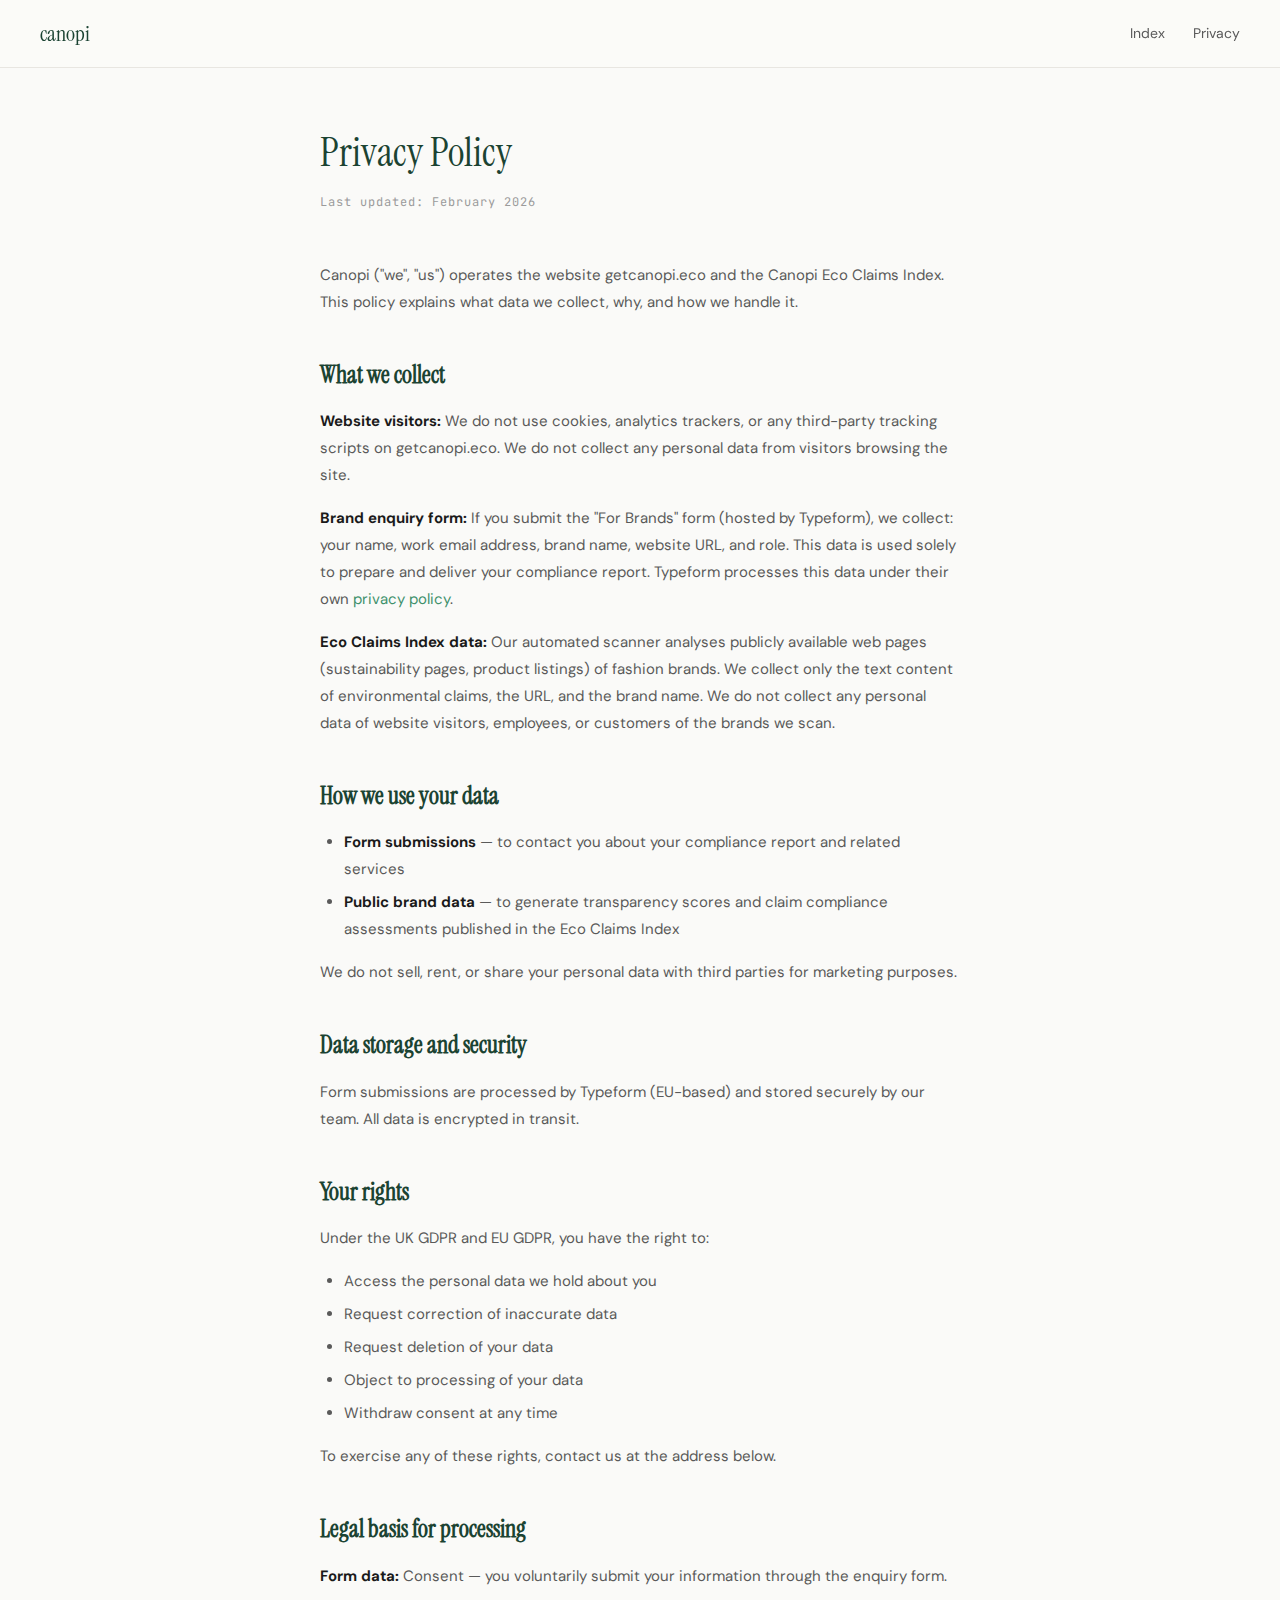
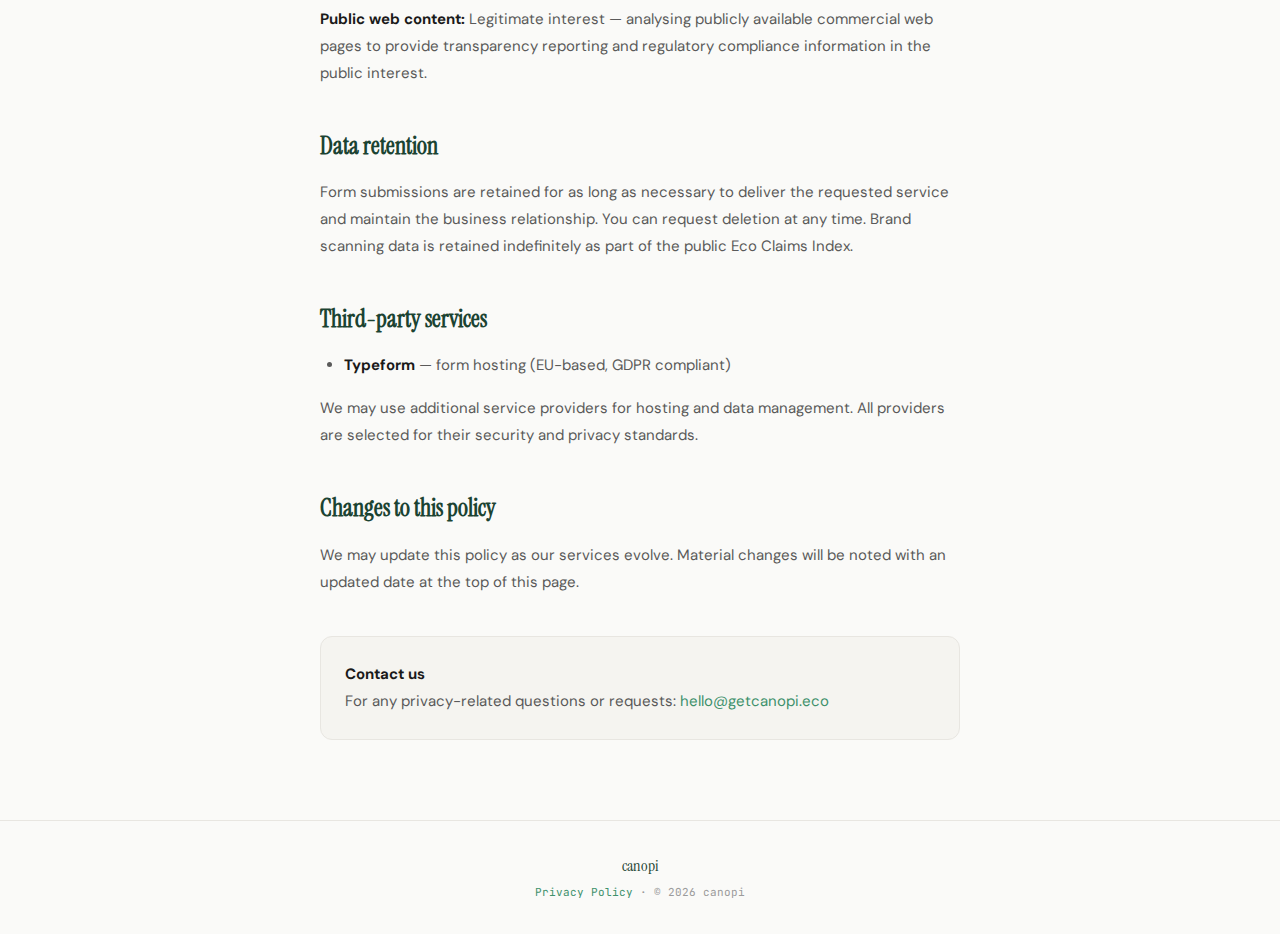
<file: docs/privacy.html>
<!DOCTYPE html>
<html lang="en">
<head>
<meta charset="UTF-8">
<meta name="viewport" content="width=device-width, initial-scale=1.0">
<title>Privacy Policy — canopi</title>
<link rel="preconnect" href="https://fonts.googleapis.com">
<link href="https://fonts.googleapis.com/css2?family=Instrument+Serif:ital@0;1&family=DM+Sans:wght@400;500;600;700&family=JetBrains+Mono:wght@400;500&display=swap" rel="stylesheet">
<style>
:root {
  --forest: #1B4332;
  --green: #2D6A4F;
  --sage: #40916C;
  --mint: #95D5B2;
  --cream: #FAFAF8;
  --warm: #F5F4F0;
  --sand: #E8E6E1;
  --t1: #1A1A1A;
  --t2: #5A5A5A;
  --t3: #9B9B9B;
  --serif: 'Instrument Serif', Georgia, serif;
  --sans: 'DM Sans', -apple-system, sans-serif;
  --mono: 'JetBrains Mono', monospace;
}

* { margin: 0; padding: 0; box-sizing: border-box; }
body { background: var(--cream); color: var(--t1); font-family: var(--sans); line-height: 1.6; -webkit-font-smoothing: antialiased; }
::selection { background: var(--mint); color: var(--forest); }

.nav {
  position: fixed; top: 0; left: 0; right: 0; z-index: 100;
  padding: 16px 40px;
  display: flex; justify-content: space-between; align-items: center;
  background: rgba(250,250,248,0.85); backdrop-filter: blur(16px);
  border-bottom: 1px solid var(--sand);
}
.nav-logo { font-family: var(--serif); font-size: 22px; color: var(--forest); text-decoration: none; }
.nav-links { display: flex; gap: 28px; }
.nav-links a { font-size: 14px; color: var(--t2); text-decoration: none; transition: color 0.2s; }
.nav-links a:hover { color: var(--forest); }

.content {
  max-width: 720px; margin: 0 auto;
  padding: 120px 40px 80px;
}

.content h1 {
  font-family: var(--serif); font-weight: 400;
  font-size: 40px; color: var(--forest); margin-bottom: 8px;
}

.content .updated {
  font-family: var(--mono); font-size: 12px; color: var(--t3);
  letter-spacing: 1px; margin-bottom: 48px;
}

.content h2 {
  font-family: var(--serif); font-size: 24px; color: var(--forest);
  margin: 40px 0 14px;
}

.content p {
  color: var(--t2); font-size: 15px; line-height: 1.8; margin-bottom: 16px;
}

.content strong { color: var(--t1); }

.content a { color: var(--sage); text-decoration: none; }
.content a:hover { text-decoration: underline; }

.content ul {
  margin: 0 0 16px 24px; color: var(--t2); font-size: 15px; line-height: 1.8;
}
.content li { margin-bottom: 6px; }

.contact-box {
  background: var(--warm); border: 1px solid var(--sand);
  border-radius: 12px; padding: 24px; margin-top: 40px;
}
.contact-box p { margin-bottom: 0; }

footer {
  padding: 32px 40px; text-align: center;
  font-family: var(--mono); font-size: 11px; color: var(--t3);
  border-top: 1px solid var(--sand);
}
footer a { color: var(--sage); text-decoration: none; }

@media (max-width: 768px) {
  .content { padding: 100px 20px 60px; }
  .nav { padding: 12px 20px; }
  .nav-links { gap: 16px; }
  .nav-links a { font-size: 12px; }
}
</style>
</head>
<body>

<nav class="nav">
  <a href="/" class="nav-logo">canopi</a>
  <div class="nav-links">
    <a href="/">Index</a>
    <a href="/privacy.html">Privacy</a>
  </div>
</nav>

<main class="content">
  <h1>Privacy Policy</h1>
  <p class="updated">Last updated: February 2026</p>

  <p>Canopi ("we", "us") operates the website getcanopi.eco and the Canopi Eco Claims Index. This policy explains what data we collect, why, and how we handle it.</p>

  <h2>What we collect</h2>

  <p><strong>Website visitors:</strong> We do not use cookies, analytics trackers, or any third-party tracking scripts on getcanopi.eco. We do not collect any personal data from visitors browsing the site.</p>

  <p><strong>Brand enquiry form:</strong> If you submit the "For Brands" form (hosted by Typeform), we collect: your name, work email address, brand name, website URL, and role. This data is used solely to prepare and deliver your compliance report. Typeform processes this data under their own <a href="https://www.typeform.com/privacy-policy/" target="_blank">privacy policy</a>.</p>

  <p><strong>Eco Claims Index data:</strong> Our automated scanner analyses publicly available web pages (sustainability pages, product listings) of fashion brands. We collect only the text content of environmental claims, the URL, and the brand name. We do not collect any personal data of website visitors, employees, or customers of the brands we scan.</p>

  <h2>How we use your data</h2>

  <ul>
    <li><strong>Form submissions</strong> — to contact you about your compliance report and related services</li>
    <li><strong>Public brand data</strong> — to generate transparency scores and claim compliance assessments published in the Eco Claims Index</li>
  </ul>

  <p>We do not sell, rent, or share your personal data with third parties for marketing purposes.</p>

  <h2>Data storage and security</h2>

  <p>Form submissions are processed by Typeform (EU-based) and stored securely by our team. All data is encrypted in transit.</p>

  <h2>Your rights</h2>

  <p>Under the UK GDPR and EU GDPR, you have the right to:</p>

  <ul>
    <li>Access the personal data we hold about you</li>
    <li>Request correction of inaccurate data</li>
    <li>Request deletion of your data</li>
    <li>Object to processing of your data</li>
    <li>Withdraw consent at any time</li>
  </ul>

  <p>To exercise any of these rights, contact us at the address below.</p>

  <h2>Legal basis for processing</h2>

  <p><strong>Form data:</strong> Consent — you voluntarily submit your information through the enquiry form.</p>

  <p><strong>Public web content:</strong> Legitimate interest — analysing publicly available commercial web pages to provide transparency reporting and regulatory compliance information in the public interest.</p>

  <h2>Data retention</h2>

  <p>Form submissions are retained for as long as necessary to deliver the requested service and maintain the business relationship. You can request deletion at any time. Brand scanning data is retained indefinitely as part of the public Eco Claims Index.</p>

  <h2>Third-party services</h2>

  <ul>
    <li><strong>Typeform</strong> — form hosting (EU-based, GDPR compliant)</li>
  </ul>

  <p>We may use additional service providers for hosting and data management. All providers are selected for their security and privacy standards.</p>

  <h2>Changes to this policy</h2>

  <p>We may update this policy as our services evolve. Material changes will be noted with an updated date at the top of this page.</p>

  <div class="contact-box">
    <p><strong>Contact us</strong><br>For any privacy-related questions or requests: <a href="mailto:hello@getcanopi.eco">hello@getcanopi.eco</a></p>
  </div>
</main>

<footer>
  <p><a href="/" style="font-family:var(--serif);font-size:16px;color:var(--forest);text-decoration:none">canopi</a></p>
  <p style="margin-top:6px"><a href="/privacy.html">Privacy Policy</a> · © 2026 canopi</p>
</footer>

</body>
</html>
</file>
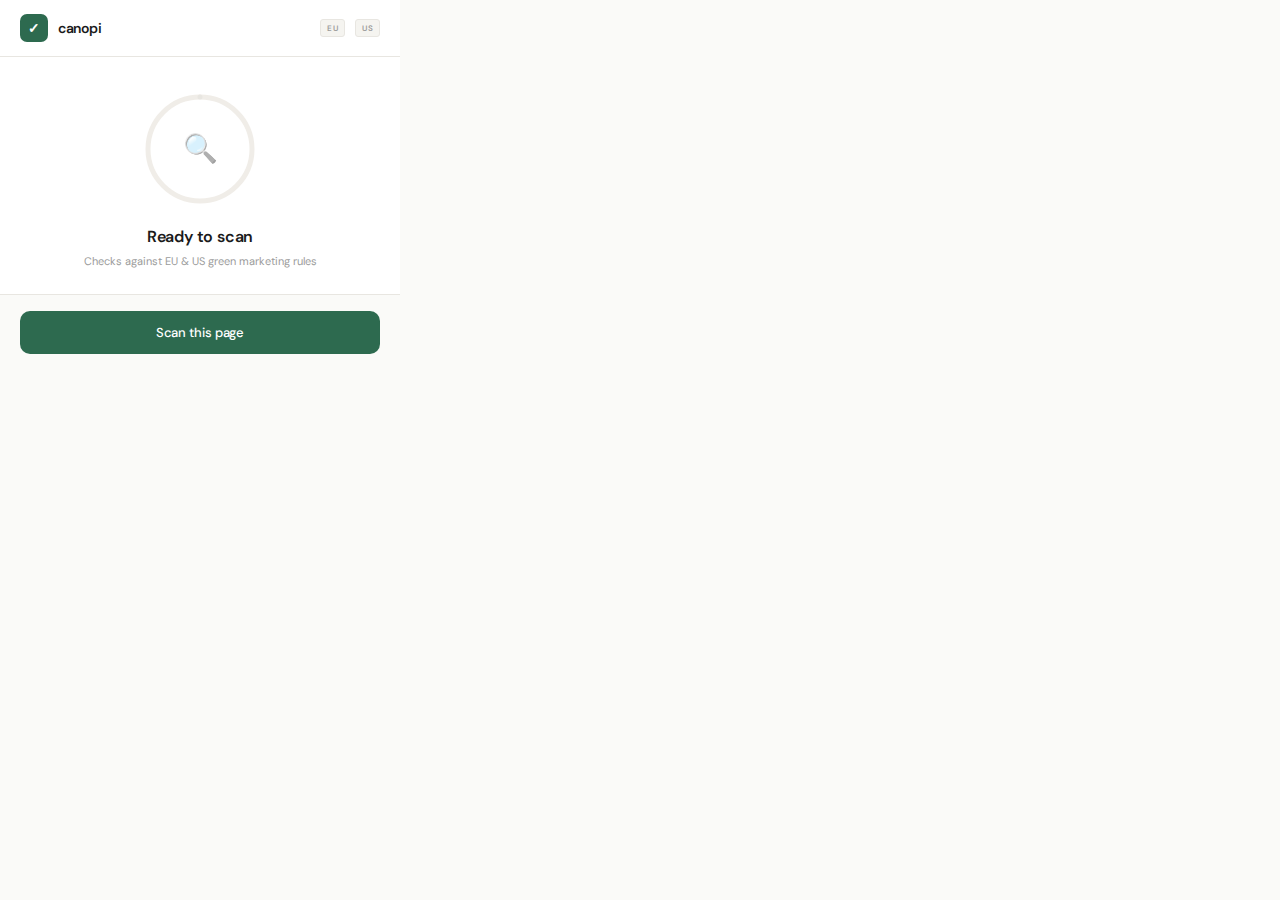
<file: extension/popup.html>
<!DOCTYPE html>
<html lang="en">
<head>
  <meta charset="UTF-8">
  <title>canopi</title>
  <link rel="stylesheet" href="popup.css">
</head>
<body>

  <!-- ── Header (always visible) ──────────────── -->
  <div class="hd">
    <div class="hd-logo">✓</div>
    <div class="hd-text">
      <div class="hd-name">canopi</div>
    </div>
    <span class="hd-tag">EU</span>
    <span class="hd-tag">US</span>
  </div>

  <!-- ── Initial state ────────────────────────── -->
  <div id="v-init" class="view">
    <div class="score-area">
      <div class="ring-wrap">
        <svg class="ring" viewBox="0 0 120 120">
          <circle class="ring-bg" cx="60" cy="60" r="52"/>
          <circle class="ring-fg idle" cx="60" cy="60" r="52"/>
        </svg>
        <div class="ring-inner">
          <div class="ring-icon">🔍</div>
        </div>
      </div>
      <div class="score-label">Ready to scan</div>
      <div class="score-sub">Checks against EU &amp; US green marketing rules</div>
    </div>
    <div class="act">
      <button id="btn-go" class="btn-main">Scan this page</button>
    </div>
  </div>

  <!-- ── Scanning state ───────────────────────── -->
  <div id="v-scan" class="view" style="display:none">
    <div class="score-area">
      <div class="ring-wrap">
        <svg class="ring" viewBox="0 0 120 120">
          <circle class="ring-bg" cx="60" cy="60" r="52"/>
          <circle class="ring-fg scanning" cx="60" cy="60" r="52"/>
        </svg>
        <div class="ring-inner">
          <div class="ring-icon pulse">⏳</div>
        </div>
      </div>
      <div class="score-label">Scanning…</div>
      <div class="score-sub">Checking environmental claims</div>
    </div>
  </div>

  <!-- ── Consumer result view ─────────────────── -->
  <div id="v-result" class="view" style="display:none">
    <div class="score-area">
      <div class="ring-wrap">
        <svg class="ring" viewBox="0 0 120 120">
          <circle class="ring-bg" cx="60" cy="60" r="52"/>
          <circle id="r-ring" class="ring-fg" cx="60" cy="60" r="52"
            stroke-dasharray="0 327" />
        </svg>
        <div class="ring-inner">
          <div id="r-num" class="ring-num">—</div>
          <div class="ring-of">/100</div>
        </div>
      </div>
      <div id="r-label" class="score-label"></div>
      <div id="r-summary" class="score-summary"></div>
    </div>

    <!-- Pills -->
    <div id="r-pills" class="pills"></div>

    <!-- Brand context -->
    <div id="r-brand" class="brand-ctx" style="display:none"></div>

    <!-- Consumer claims -->
    <div id="r-claims" class="claims"></div>

    <!-- Clean-state certs -->
    <div id="r-certs-clean" class="certs-clean" style="display:none"></div>

    <!-- Detail toggle -->
    <div class="detail-toggle">
      <button id="btn-detail" class="btn-ghost">View full compliance report →</button>
    </div>
  </div>

  <!-- ── B2B detail view ──────────────────────── -->
  <div id="v-detail" class="view" style="display:none">
    <div class="detail-hd">
      <button id="btn-back" class="btn-back">←</button>
      <div class="detail-hd-title">Compliance report</div>
      <div id="d-url" class="detail-hd-url"></div>
    </div>
    <div id="d-claims" class="d-claims"></div>
    <div id="d-certs" class="d-certs" style="display:none"></div>
  </div>

  <!-- ── Error state ──────────────────────────── -->
  <div id="v-err" class="view" style="display:none">
    <div class="score-area">
      <div class="ring-wrap">
        <svg class="ring" viewBox="0 0 120 120">
          <circle class="ring-bg" cx="60" cy="60" r="52"/>
        </svg>
        <div class="ring-inner">
          <div class="ring-icon">⚠</div>
        </div>
      </div>
      <div class="score-label">Could not scan</div>
      <div id="err-msg" class="score-sub"></div>
    </div>
    <div class="act">
      <button id="btn-retry" class="btn-main">Try again</button>
    </div>
  </div>

  <script src="popup.js"></script>
</body>
</html>
</file>
<file: extension/popup.css>
@import url('https://fonts.googleapis.com/css2?family=DM+Sans:wght@400;500;600&display=swap');

*{margin:0;padding:0;box-sizing:border-box}

:root{
  --bg:#FAFAF8;--sf:#FFF;--warm:#F5F4F0;
  --b:#E8E6E1;--bl:#F0EDE8;
  --t1:#1A1A1A;--t2:#6B6B6B;--t3:#9B9B9B;
  --grn:#2D6A4F;--grn-l:#EDF5F0;--grn-m:#95D5B2;
  --red:#C1121F;--red-l:#FDF0F0;
  --amb:#B68D40;--amb-l:#FBF6ED;
  --r:10px;
}

body{
  width:400px;max-height:560px;
  font-family:'DM Sans',-apple-system,BlinkMacSystemFont,sans-serif;
  background:var(--bg);color:var(--t1);
  overflow-y:auto;-webkit-font-smoothing:antialiased;line-height:1.5;
}
body::-webkit-scrollbar{width:3px}
body::-webkit-scrollbar-thumb{background:var(--b);border-radius:3px}

/* ── Header ─────────────────────────────────── */
.hd{
  padding:14px 20px;display:flex;align-items:center;gap:10px;
  border-bottom:1px solid var(--b);background:var(--sf);
}
.hd-logo{
  width:28px;height:28px;border-radius:7px;
  background:var(--grn);color:#fff;
  display:flex;align-items:center;justify-content:center;
  font-size:14px;font-weight:600;
}
.hd-text{flex:1}
.hd-name{font-size:14px;font-weight:600;letter-spacing:-.3px}
.hd-tag{
  font-size:8px;font-weight:600;padding:2px 6px;
  border-radius:3px;letter-spacing:.4px;
  border:1px solid var(--b);color:var(--t3);background:var(--warm);
}

/* ── Score Ring Area ────────────────────────── */
.score-area{
  padding:32px 20px 24px;text-align:center;
  background:var(--sf);border-bottom:1px solid var(--b);
}
.ring-wrap{position:relative;width:120px;height:120px;margin:0 auto 16px}
.ring{width:120px;height:120px}
.ring-bg{fill:none;stroke:var(--bl);stroke-width:5}
.ring-fg{
  fill:none;stroke-width:5;stroke-linecap:round;
  transform:rotate(-90deg);transform-origin:50% 50%;
  transition:stroke-dasharray .8s ease,stroke .4s ease;
}
.ring-fg.idle{stroke:var(--b);stroke-dasharray:0 327}
.ring-fg.scanning{
  stroke:var(--t3);stroke-dasharray:80 327;
  animation:spin 1.5s linear infinite;
}
@keyframes spin{to{transform:rotate(270deg)}}
@keyframes pulse-op{0%,100%{opacity:.4}50%{opacity:1}}

.ring-inner{
  position:absolute;top:0;left:0;right:0;bottom:0;
  display:flex;flex-direction:column;align-items:center;justify-content:center;
}
.ring-icon{font-size:28px;opacity:.5}
.ring-icon.pulse{animation:pulse-op 1.5s ease-in-out infinite}
.ring-num{font-size:38px;font-weight:600;letter-spacing:-1.5px;line-height:1}
.ring-of{font-size:10px;color:var(--t3);margin-top:1px;font-weight:500;letter-spacing:.3px}

.score-label{font-size:16px;font-weight:600;letter-spacing:-.2px}
.score-sub{font-size:11px;color:var(--t3);margin-top:4px}
.score-summary{
  font-size:12px;color:var(--t2);margin-top:8px;
  line-height:1.55;max-width:300px;margin-left:auto;margin-right:auto;
}

/* ── Pills ──────────────────────────────────── */
.pills{
  display:flex;gap:6px;padding:14px 20px 6px;flex-wrap:wrap;
}
.pill{
  font-size:10px;font-weight:500;padding:5px 12px;
  border-radius:20px;display:inline-block;
}
.pill-red{background:var(--red-l);color:var(--red)}
.pill-amb{background:var(--amb-l);color:var(--amb)}
.pill-grn{background:var(--grn-l);color:var(--grn)}

/* ── Brand Context Card ──────────────────────── */
.brand-ctx{padding:6px 20px 8px}
.brand-card{
  background:var(--sf);border:1px solid var(--b);
  border-radius:var(--r);padding:14px 16px;
}
.brand-hd{display:flex;align-items:center;gap:8px;margin-bottom:8px}
.brand-nm{font-size:13px;font-weight:600;flex:1}
.brand-tier{
  font-size:9px;font-weight:600;padding:3px 8px;
  border-radius:4px;letter-spacing:.2px;
}
.brand-tier.leader{background:#EDF5F0;color:var(--grn)}
.brand-tier.good{background:#EDF5F0;color:var(--grn)}
.brand-tier.moderate{background:var(--amb-l);color:var(--amb)}
.brand-tier.low{background:var(--red-l);color:var(--red)}
.brand-tier.very_low{background:var(--red-l);color:var(--red)}
.brand-tier.unknown{background:var(--warm);color:var(--t3)}
.brand-summary{font-size:11px;color:var(--t2);line-height:1.5;margin-bottom:10px}
.brand-signals{display:flex;flex-wrap:wrap;gap:4px}
.brand-sig{
  font-size:9px;font-weight:500;padding:3px 7px;
  border-radius:4px;display:inline-flex;align-items:center;gap:3px;
}
.brand-sig.pos{background:#EDF5F0;color:var(--grn)}
.brand-sig.neg{background:var(--red-l);color:var(--red)}
.brand-sig.neutral{background:var(--warm);color:var(--t3)}
.brand-issues{
  margin-top:8px;padding-top:8px;border-top:1px solid var(--bl);
}
.brand-issue{
  font-size:10px;color:var(--t2);line-height:1.4;
  padding:2px 0 2px 12px;position:relative;
}
.brand-issue::before{
  content:"•";position:absolute;left:2px;color:var(--amb);
}

/* ── Consumer Claims ────────────────────────── */
.claims{padding:6px 20px 8px}

.cc{
  background:var(--sf);border:1px solid var(--b);
  border-radius:var(--r);padding:13px 15px;margin-bottom:6px;
  cursor:pointer;transition:border-color .15s,box-shadow .15s;
}
.cc:hover{border-color:#D0CEC8;box-shadow:0 2px 8px rgba(0,0,0,.05)}
.cc.ban{border-left:3px solid var(--red)}
.cc.res{border-left:3px solid var(--amb)}

.cc-top{display:flex;align-items:flex-start;gap:10px}
.cc-dot{width:7px;height:7px;border-radius:50%;flex-shrink:0;margin-top:6px}
.ban .cc-dot{background:var(--red)}.res .cc-dot{background:var(--amb)}
.cc-bd{flex:1;min-width:0}
.cc-text{font-size:12.5px;font-weight:500;line-height:1.4;letter-spacing:-.1px}
.cc-sev{
  display:inline-block;font-size:9px;font-weight:600;
  padding:2px 7px;border-radius:3px;margin-top:6px;letter-spacing:.2px;
}
.ban .cc-sev{background:var(--red-l);color:var(--red)}
.res .cc-sev{background:var(--amb-l);color:var(--amb)}
.cc-chev{
  color:var(--b);font-size:10px;flex-shrink:0;margin-top:4px;
  transition:transform .15s,color .15s;
}
.cc:hover .cc-chev{color:var(--t3)}
.cc.open .cc-chev{transform:rotate(90deg)}

/* Consumer detail */
.cc-detail{
  display:none;margin-top:12px;padding-top:12px;
  border-top:1px solid var(--bl);
}
.cc.open .cc-detail{display:block}

.cc-what-lbl{
  font-size:9px;font-weight:600;text-transform:uppercase;
  letter-spacing:.5px;color:var(--t3);margin-bottom:3px;
}
.cc-what{font-size:11.5px;color:var(--t2);line-height:1.5;margin-bottom:10px}

.cc-good{
  background:var(--grn-l);border-radius:6px;
  padding:10px 12px;
}
.cc-good-lbl{
  font-size:9px;font-weight:600;text-transform:uppercase;
  letter-spacing:.5px;color:var(--grn);margin-bottom:4px;
}
.cc-good-txt{font-size:11px;color:var(--grn);line-height:1.5}

/* ── Clean-state certs ──────────────────────── */
.certs-clean{padding:8px 20px 12px}
.certs-title{
  font-size:10px;font-weight:600;text-transform:uppercase;
  letter-spacing:.8px;color:var(--t3);margin-bottom:8px;padding-left:2px;
}
.cert-row{
  display:flex;align-items:center;gap:8px;
  padding:9px 12px;margin-bottom:4px;
  background:var(--sf);border-radius:8px;border:1px solid var(--b);
}
.cert-dot{width:6px;height:6px;border-radius:50%}
.cert-dot.v{background:var(--grn)}.cert-dot.u{background:var(--amb)}
.cert-nm{font-size:12px;font-weight:500;flex:1}
.cert-st{font-size:10px}.cert-st.v{color:var(--grn)}.cert-st.u{color:var(--amb)}

/* ── Detail toggle ──────────────────────────── */
.detail-toggle{padding:8px 20px 20px;text-align:center}
.btn-ghost{
  background:none;border:1px solid var(--b);
  border-radius:8px;padding:9px 20px;
  font-family:inherit;font-size:11px;font-weight:500;
  color:var(--t2);cursor:pointer;transition:all .15s;
}
.btn-ghost:hover{background:var(--warm);border-color:#D0CEC8}

/* ── B2B Detail View ────────────────────────── */
.detail-hd{
  padding:12px 20px;display:flex;align-items:center;gap:10px;
  border-bottom:1px solid var(--b);background:var(--sf);
}
.btn-back{
  background:none;border:none;font-size:16px;color:var(--t2);
  cursor:pointer;padding:0;line-height:1;
}
.detail-hd-title{flex:1;font-size:13px;font-weight:600}
.detail-hd-url{
  font-size:9px;color:var(--t3);
  max-width:140px;overflow:hidden;text-overflow:ellipsis;white-space:nowrap;
}

.d-claims{padding:8px 0}

.dc{
  margin:6px 20px;background:var(--sf);
  border:1px solid var(--b);border-radius:var(--r);overflow:hidden;
}
.dc.ban{border-left:3px solid var(--red)}
.dc.res{border-left:3px solid var(--amb)}

.dc-top{
  padding:12px 14px;display:flex;align-items:flex-start;gap:10px;cursor:pointer;
}
.dc-dot{width:7px;height:7px;border-radius:50%;flex-shrink:0;margin-top:5px}
.ban .dc-dot{background:var(--red)}.res .dc-dot{background:var(--amb)}
.dc-bd{flex:1;min-width:0}
.dc-title{font-size:12px;font-weight:500;line-height:1.35}
.dc-excerpt{font-size:11px;color:var(--t3);margin-top:3px;font-style:italic}
.dc-tags{display:flex;gap:3px;margin-top:6px;flex-wrap:wrap}
.dc-tag{
  font-size:9px;font-weight:500;padding:2px 6px;border-radius:3px;letter-spacing:.2px;
}
.dc-tag.eu{background:#EBF0F7;color:#3D5A80}
.dc-tag.us{background:#F0EBF7;color:#6A4C93}
.dc-tag.sb{background:var(--red-l);color:var(--red)}
.dc-tag.sr{background:var(--amb-l);color:var(--amb)}
.dc-chev{color:var(--b);font-size:10px;flex-shrink:0;margin-top:4px;transition:transform .15s}
.dc.open .dc-chev{transform:rotate(90deg)}

.dc-detail{display:none;padding:0 14px 14px;border-top:1px solid var(--bl);padding-top:12px}
.dc.open .dc-detail{display:block}

.dd-row{margin-bottom:10px}
.dd-lbl{font-size:9px;font-weight:600;text-transform:uppercase;letter-spacing:.5px;color:var(--t3);margin-bottom:3px}
.dd-val{font-size:11.5px;color:var(--t2);line-height:1.5}
.dd-ref{
  font-family:'SF Mono','Fira Code',monospace;font-size:10px;
  background:var(--warm);padding:3px 8px;border-radius:4px;
  display:inline-block;margin-top:2px;margin-right:4px;
  color:var(--t2);border:1px solid var(--bl);
}
.dd-alts{background:var(--grn-l);border-radius:6px;padding:10px 12px;margin-top:6px}
.dd-alts-t{font-size:9px;font-weight:600;text-transform:uppercase;letter-spacing:.5px;color:var(--grn);margin-bottom:4px}
.dd-alt{font-size:11px;color:var(--grn);line-height:1.5;padding:2px 0}
.dd-alt::before{content:"→ ";opacity:.5}

.d-certs{padding:8px 20px 16px}

/* ── Buttons ────────────────────────────────── */
.act{padding:16px 20px}
.btn-main{
  width:100%;background:var(--grn);color:#fff;
  border:none;border-radius:var(--r);padding:13px 24px;
  font-family:inherit;font-size:13px;font-weight:500;
  letter-spacing:-.1px;cursor:pointer;
  transition:background .15s,transform .15s;
}
.btn-main:hover{background:#245840}
.btn-main:active{transform:scale(.98)}
</file>
